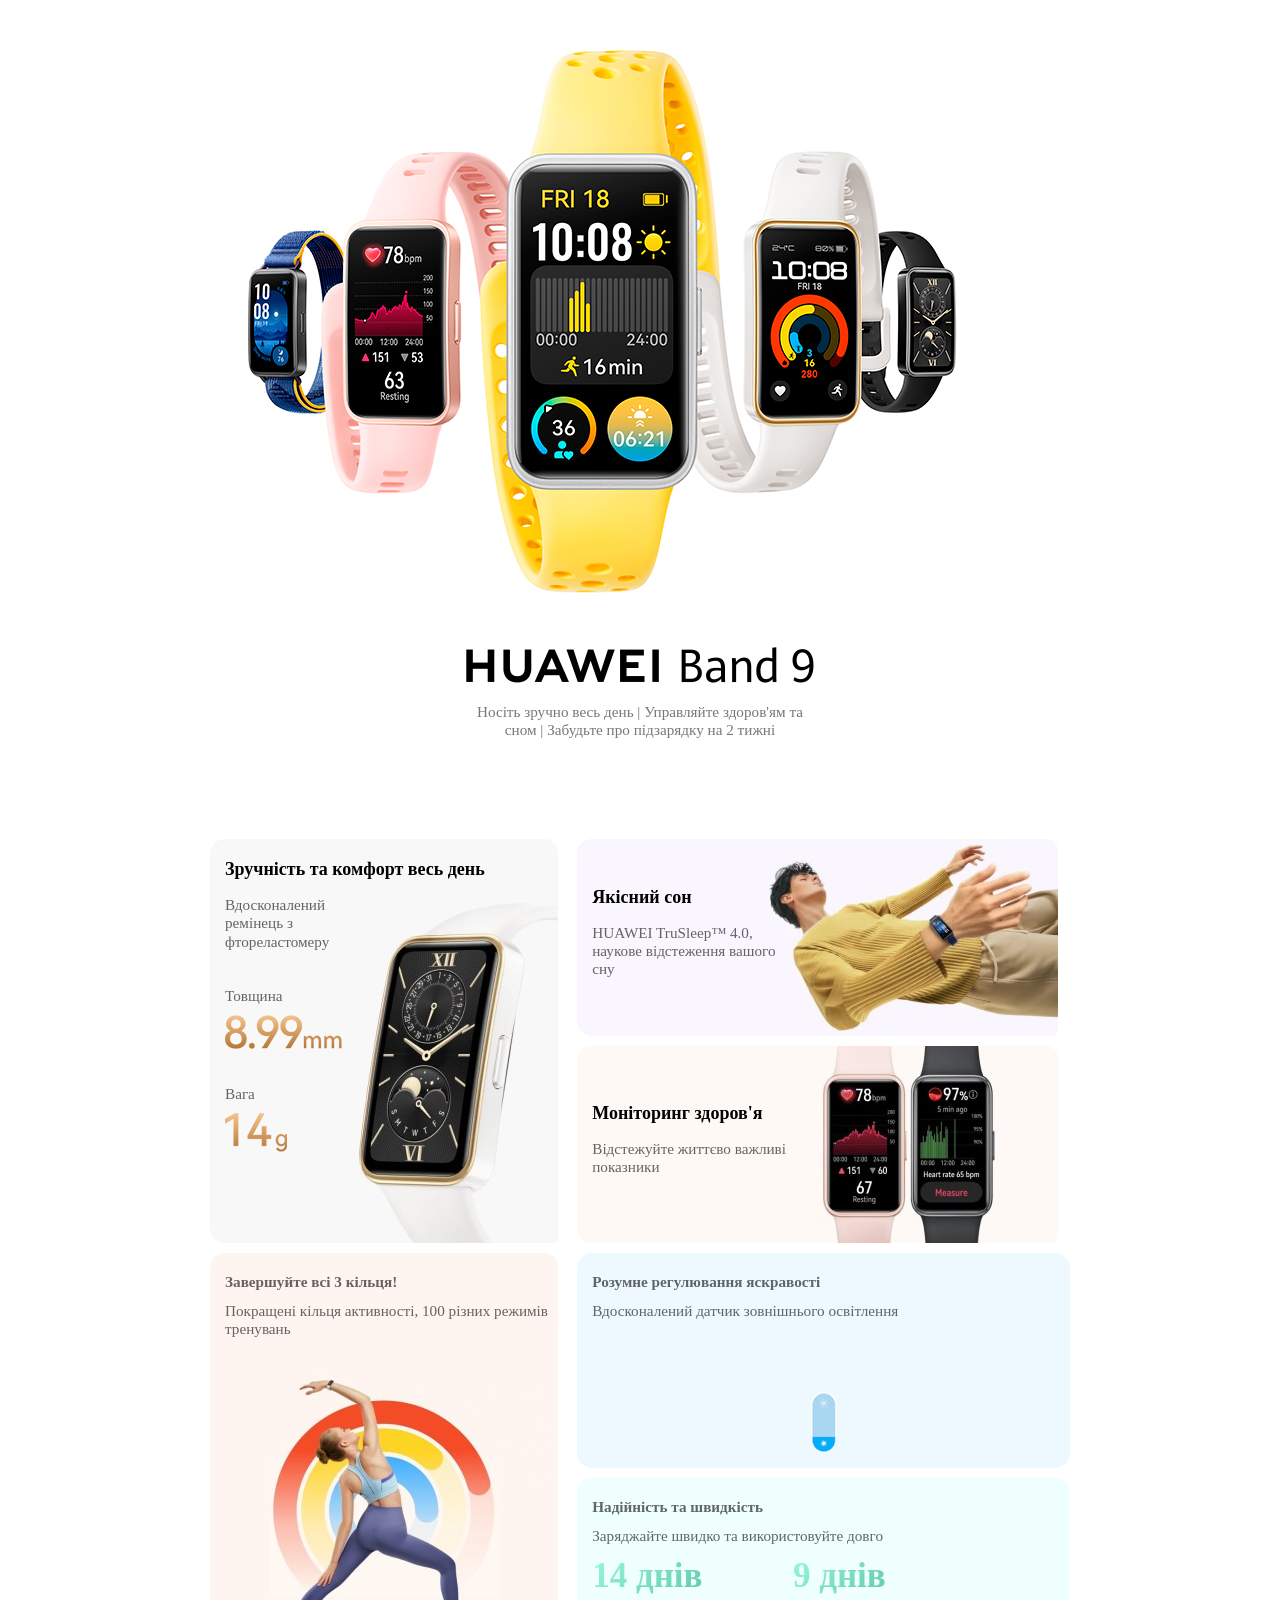
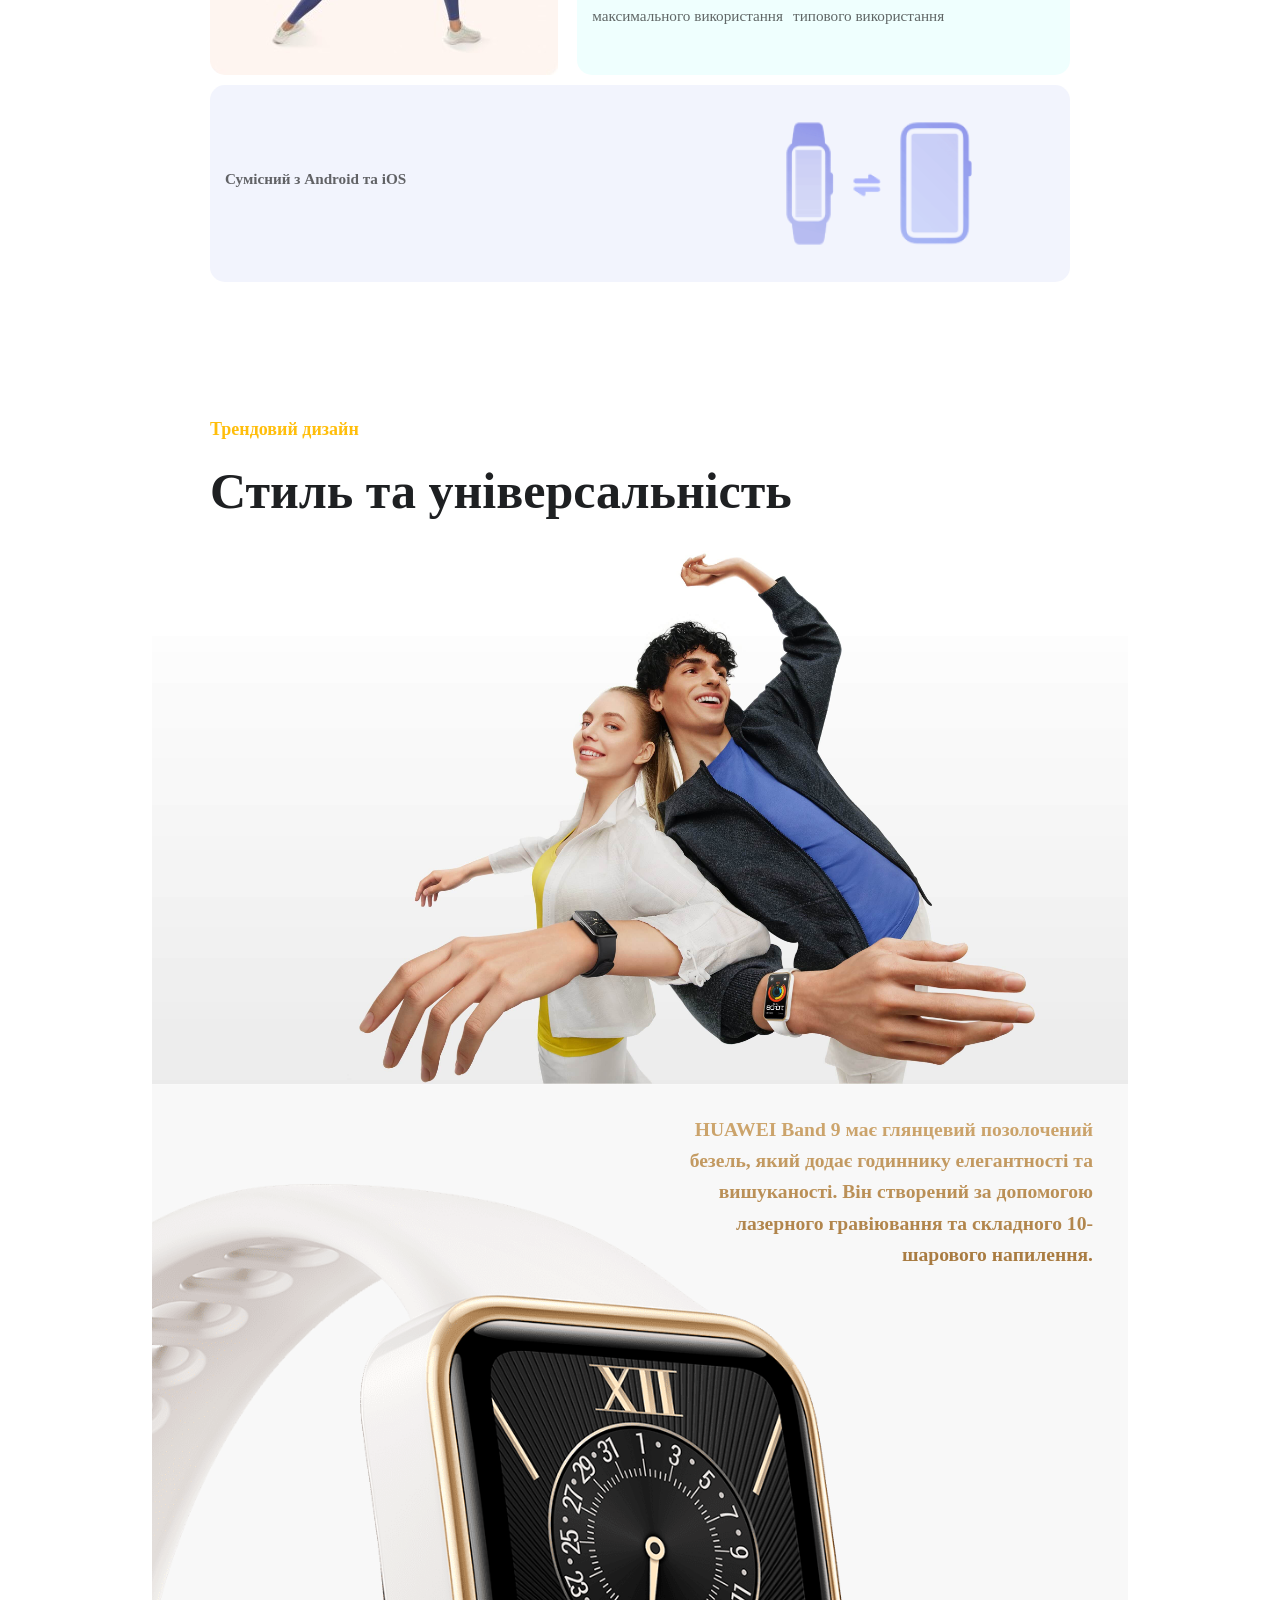
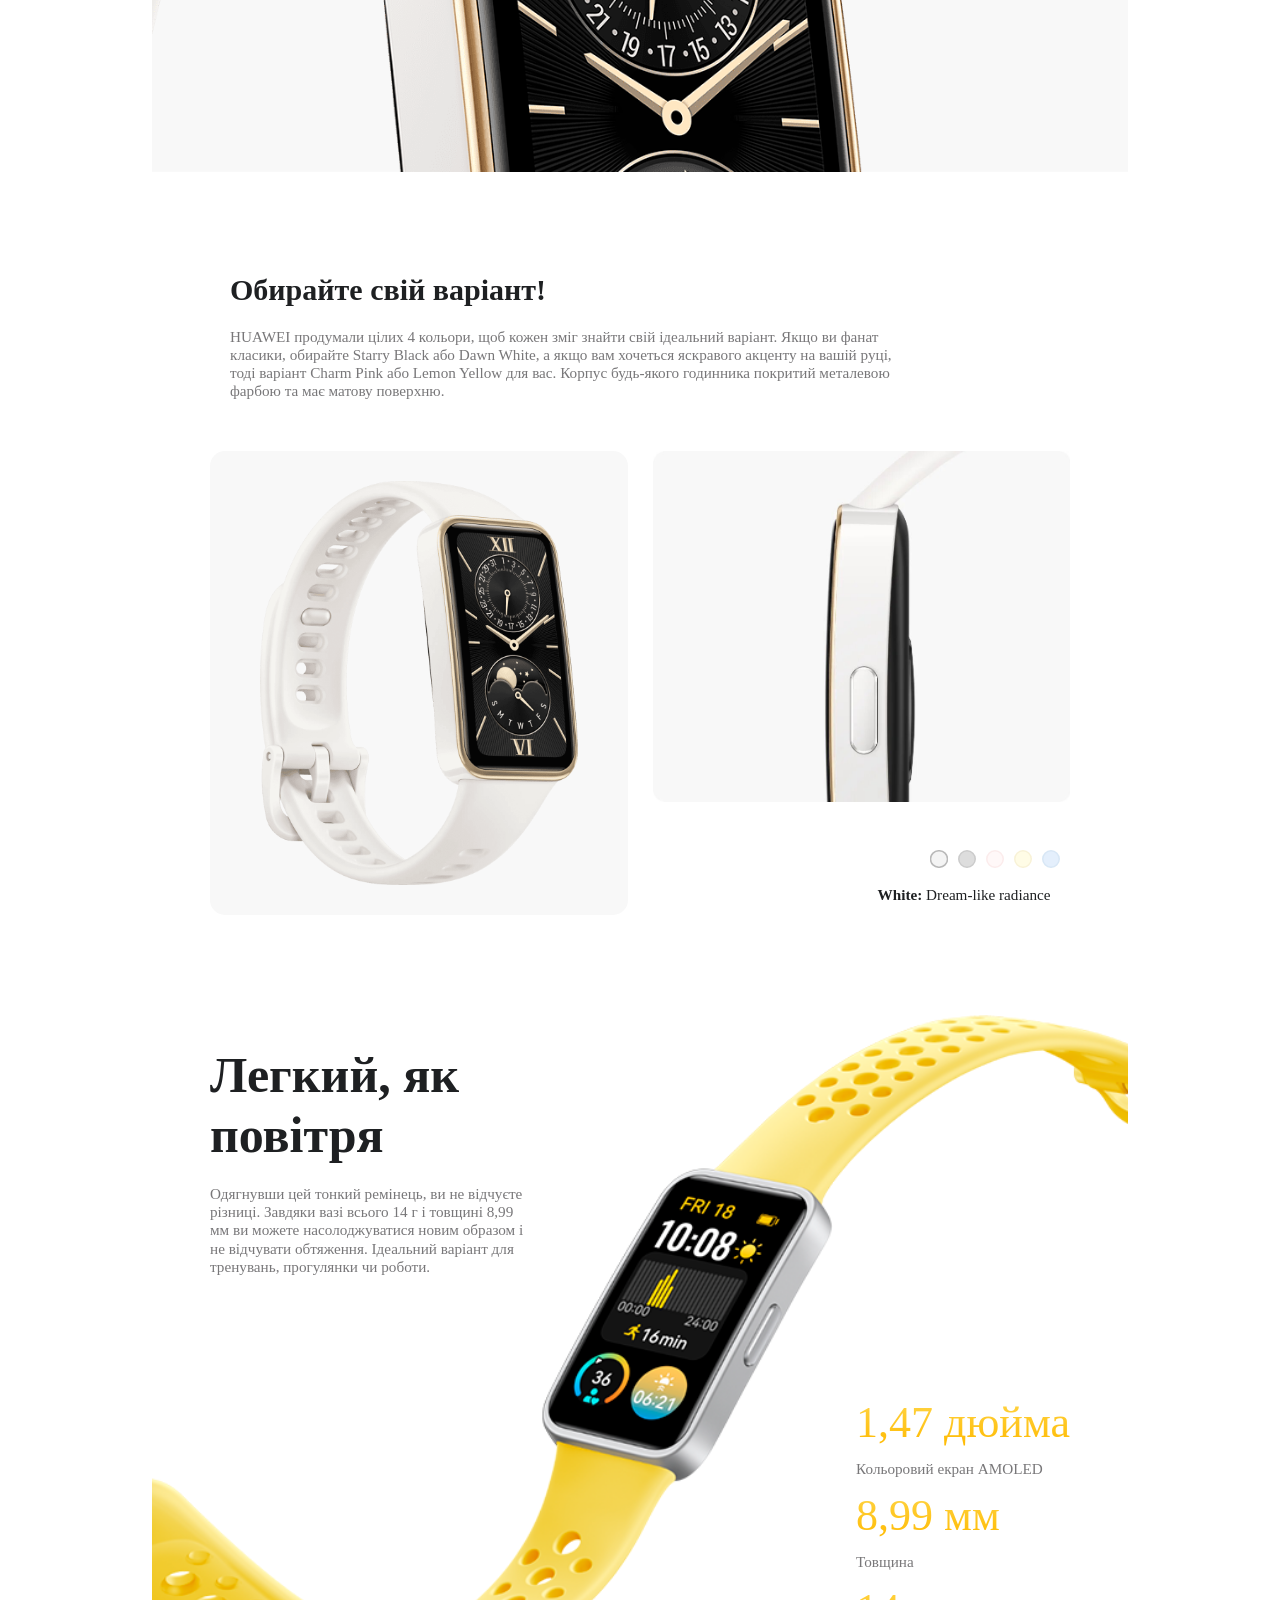
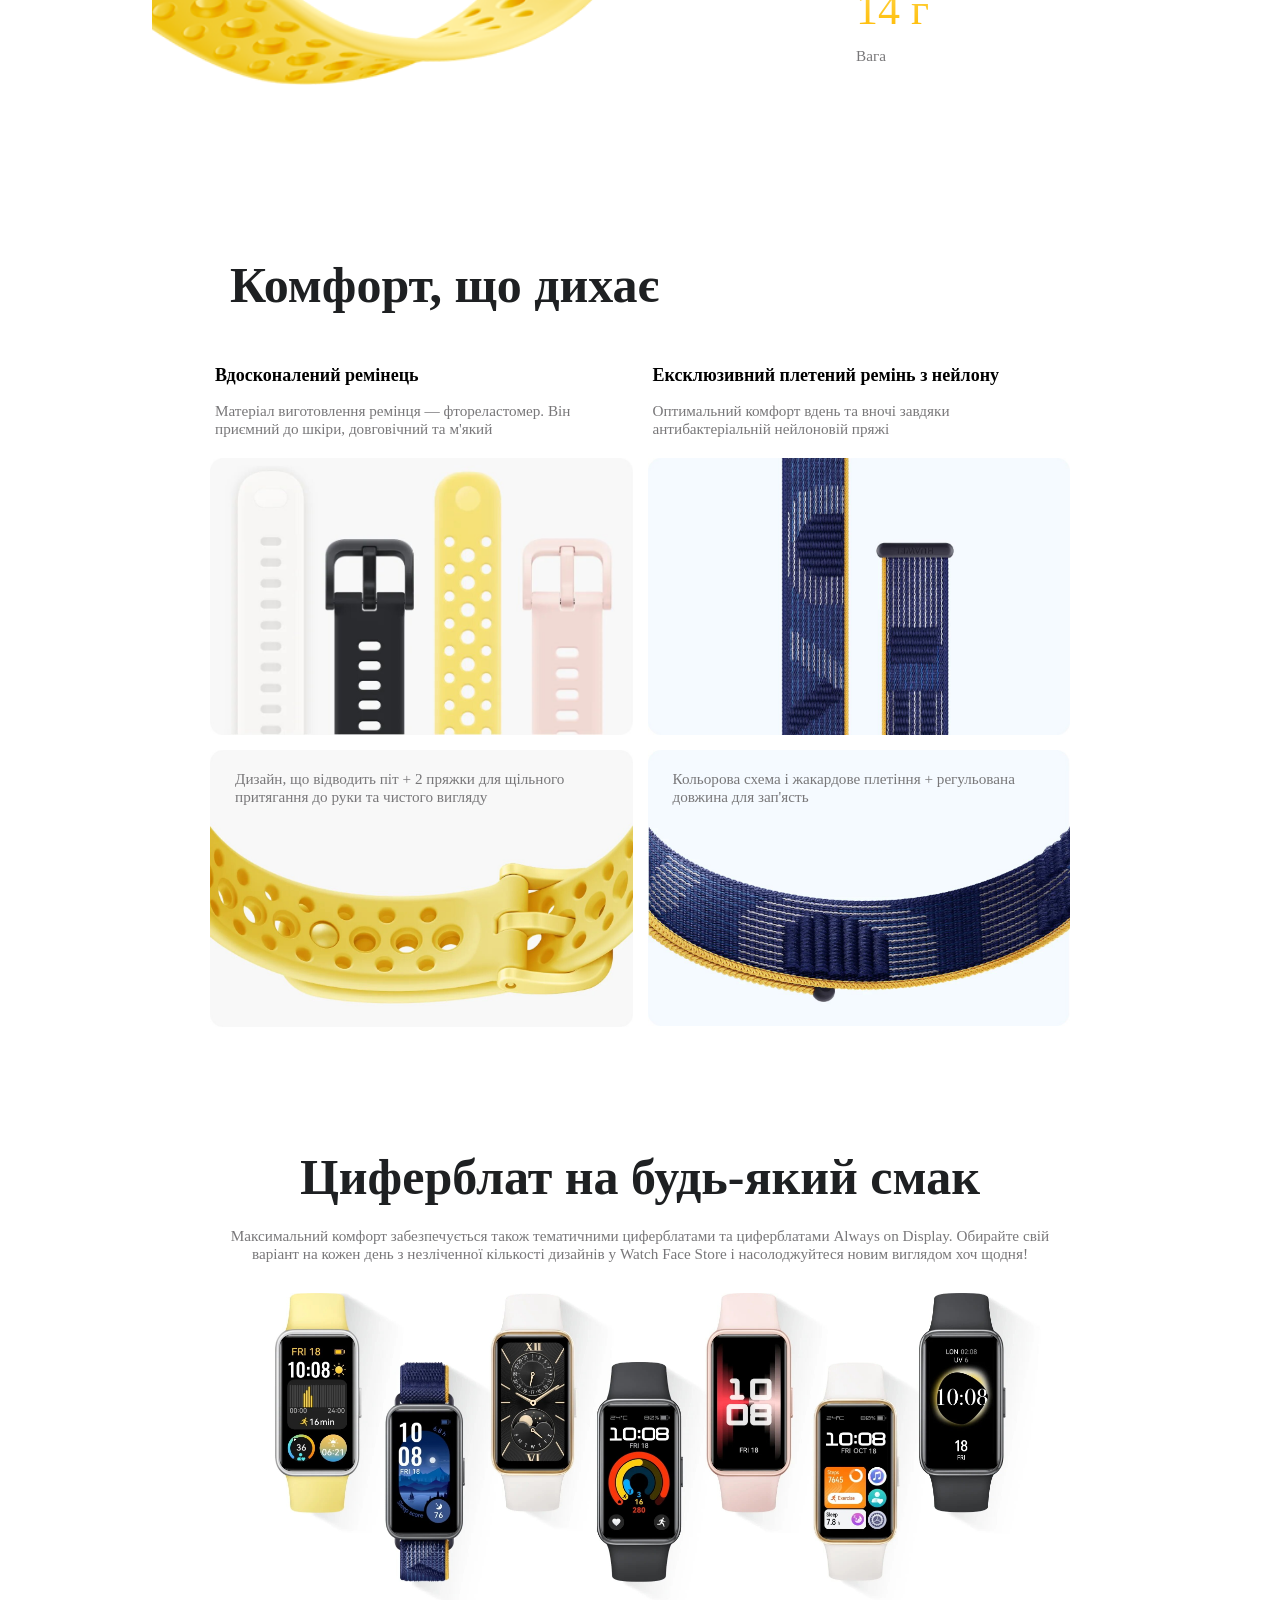
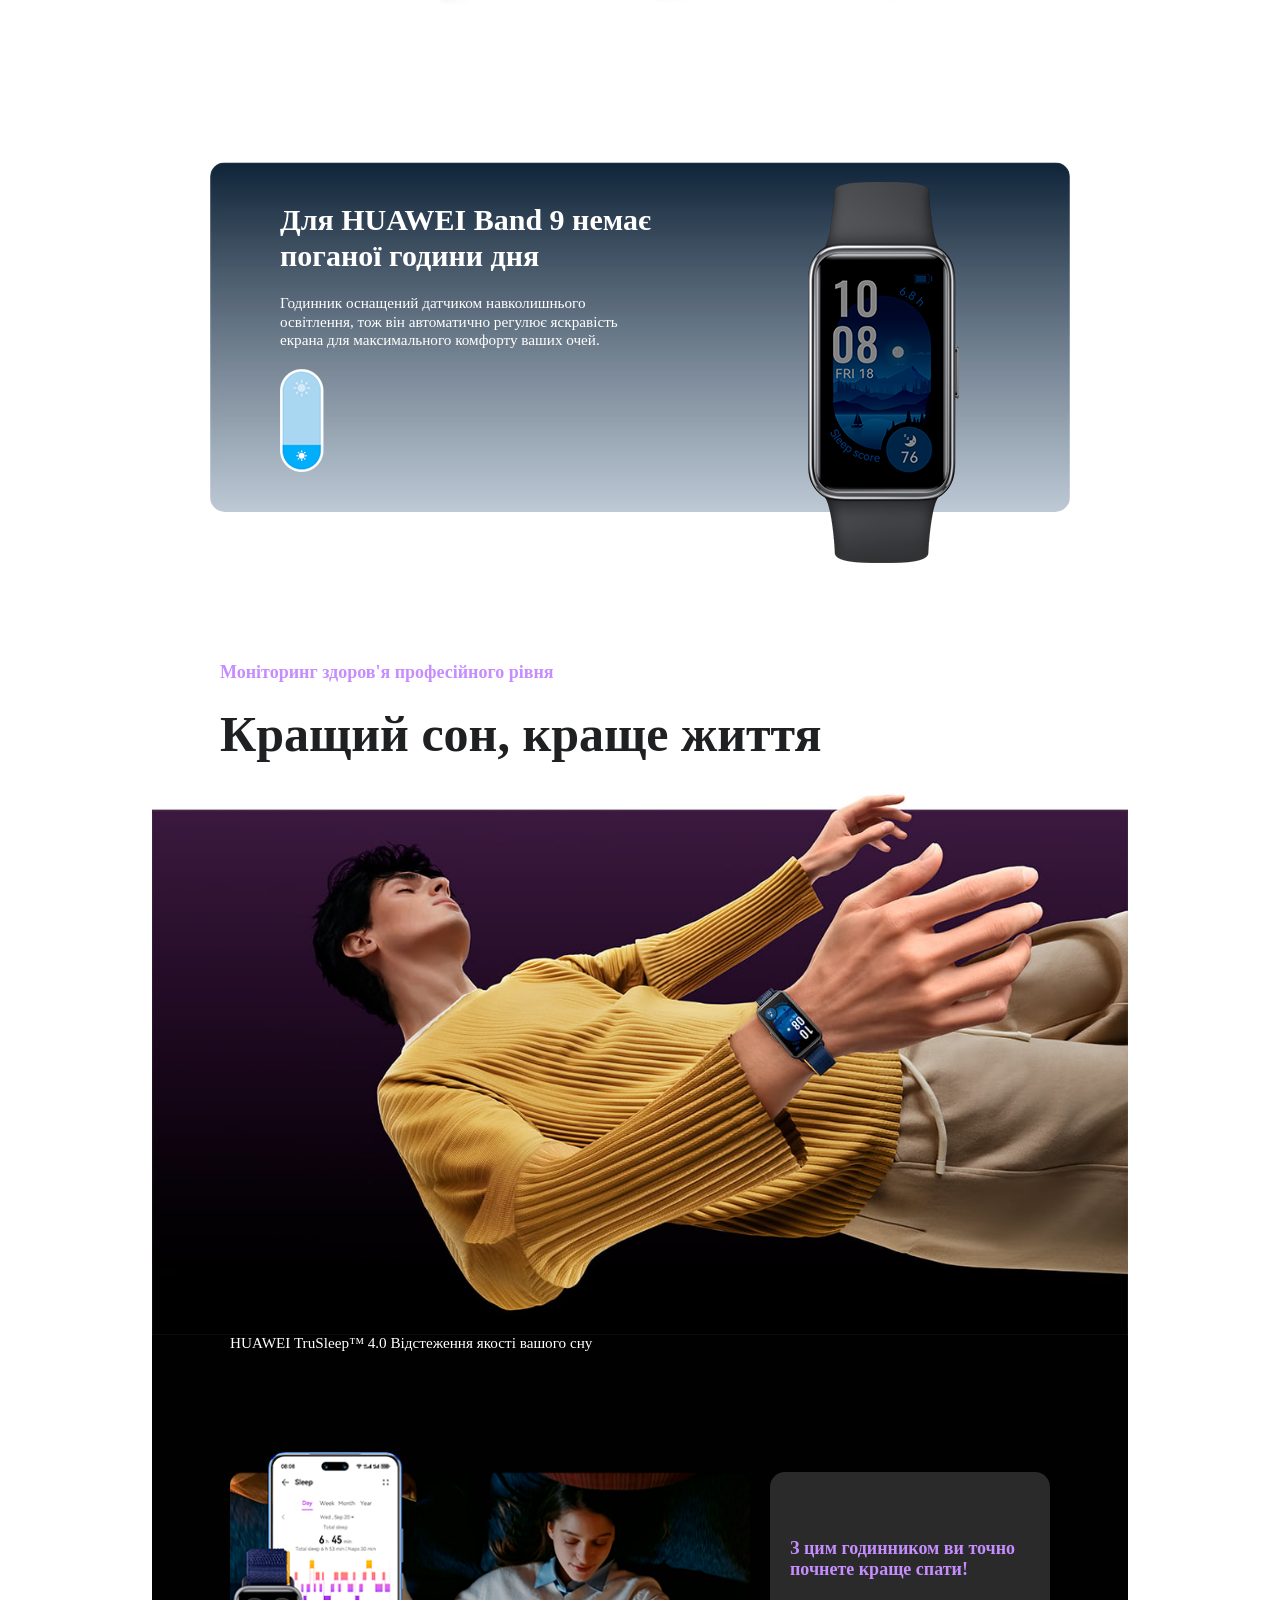
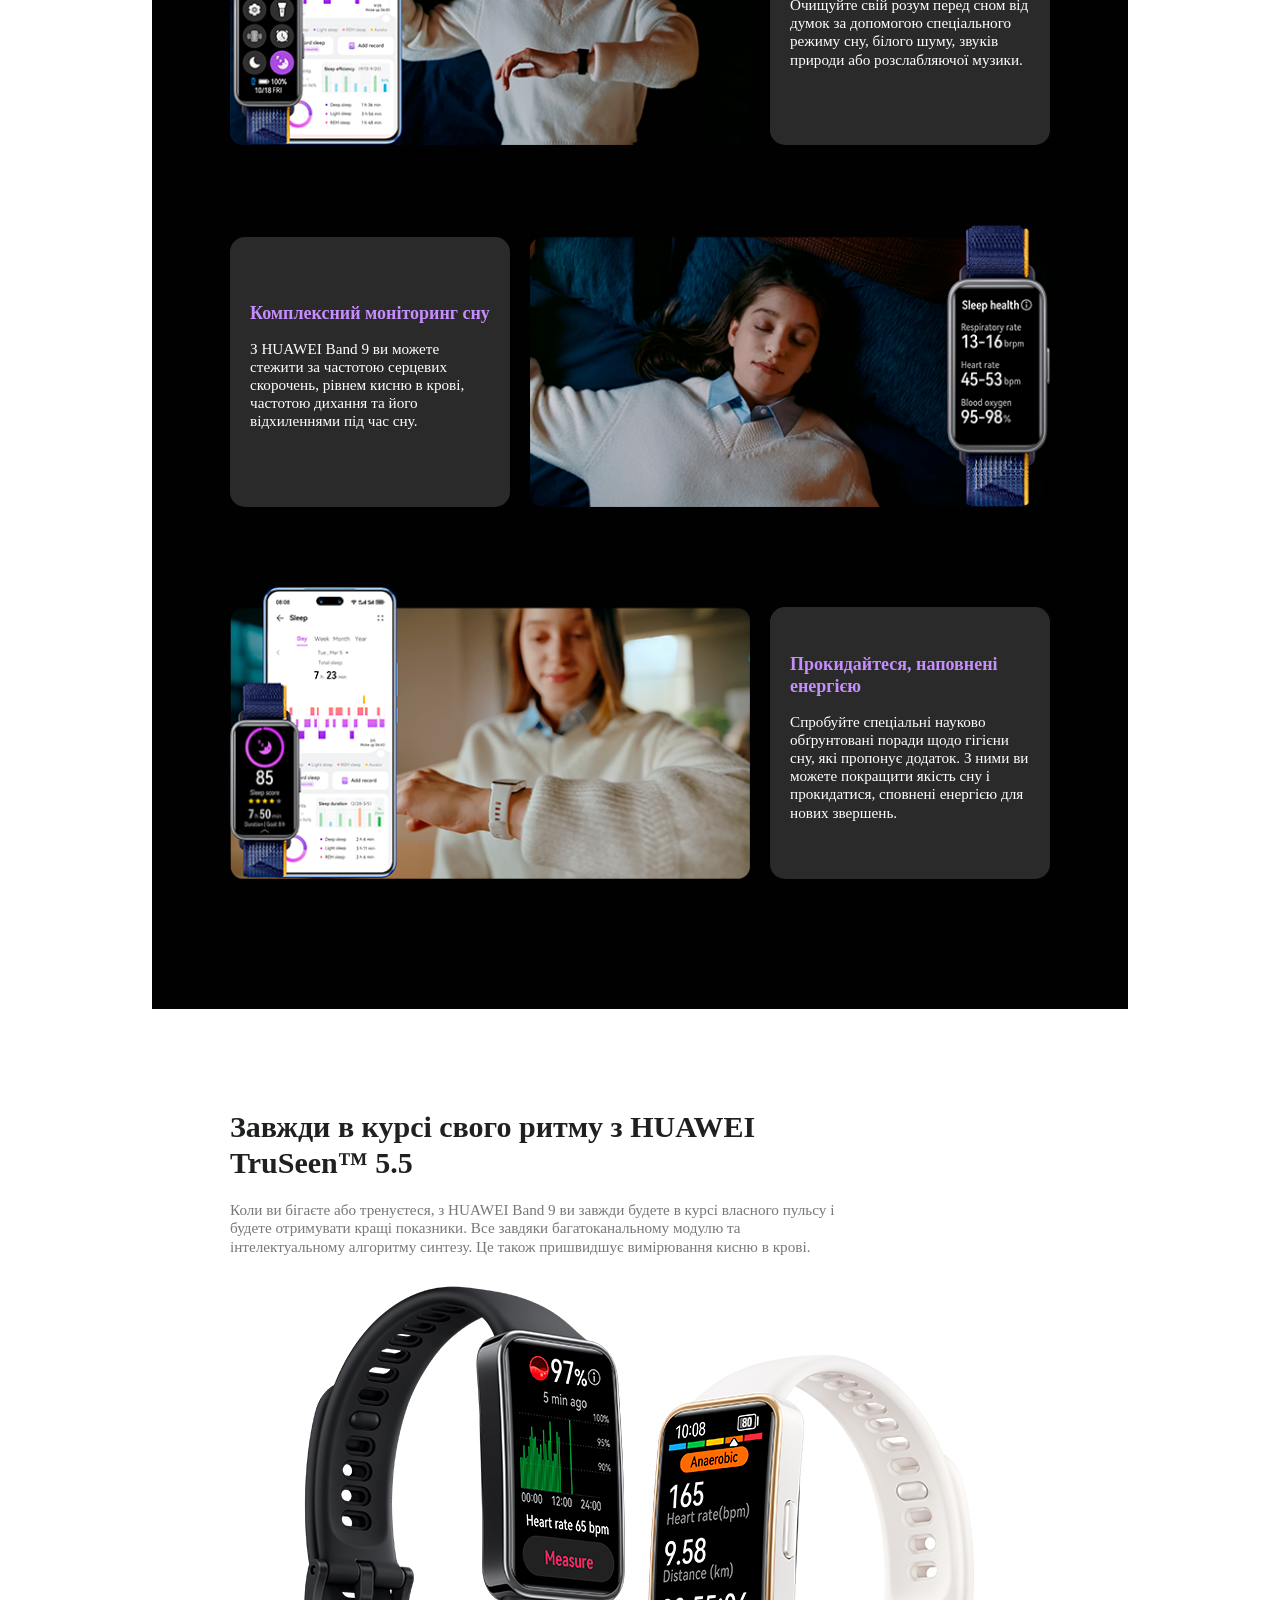
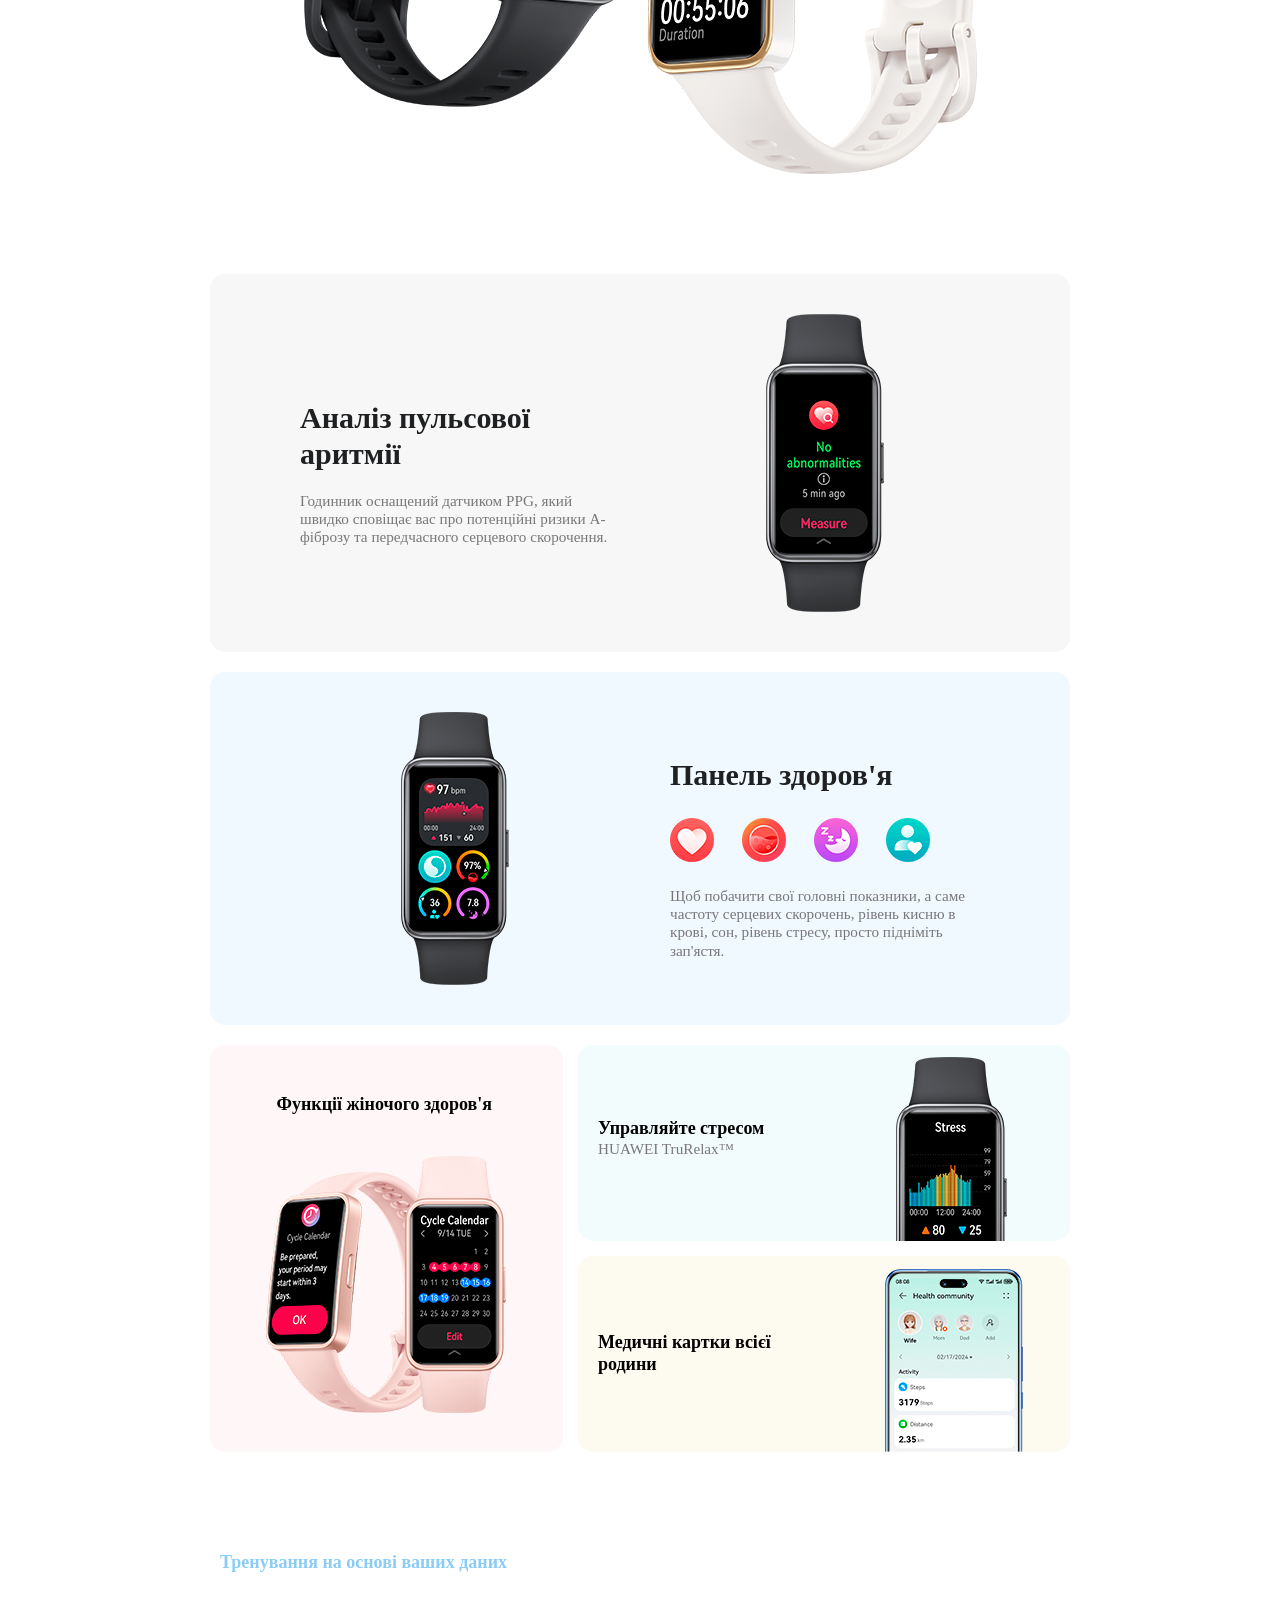
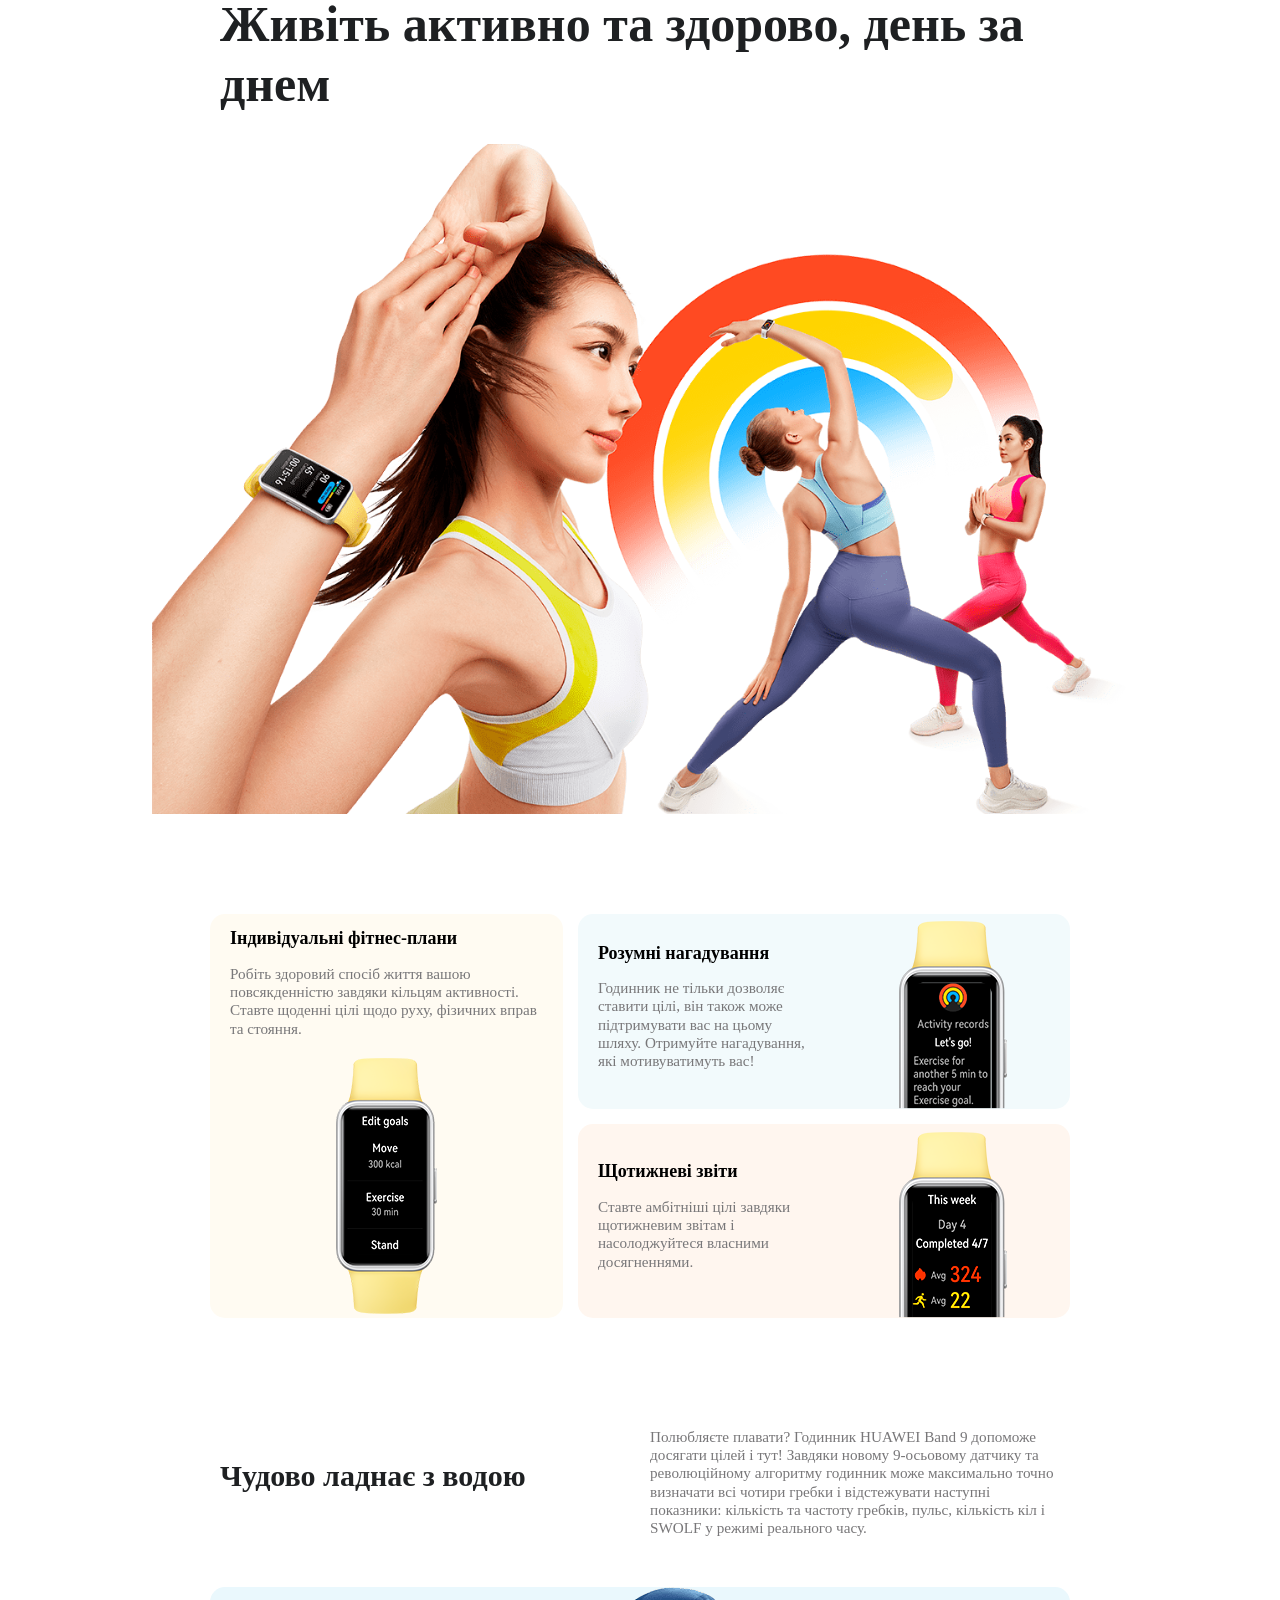
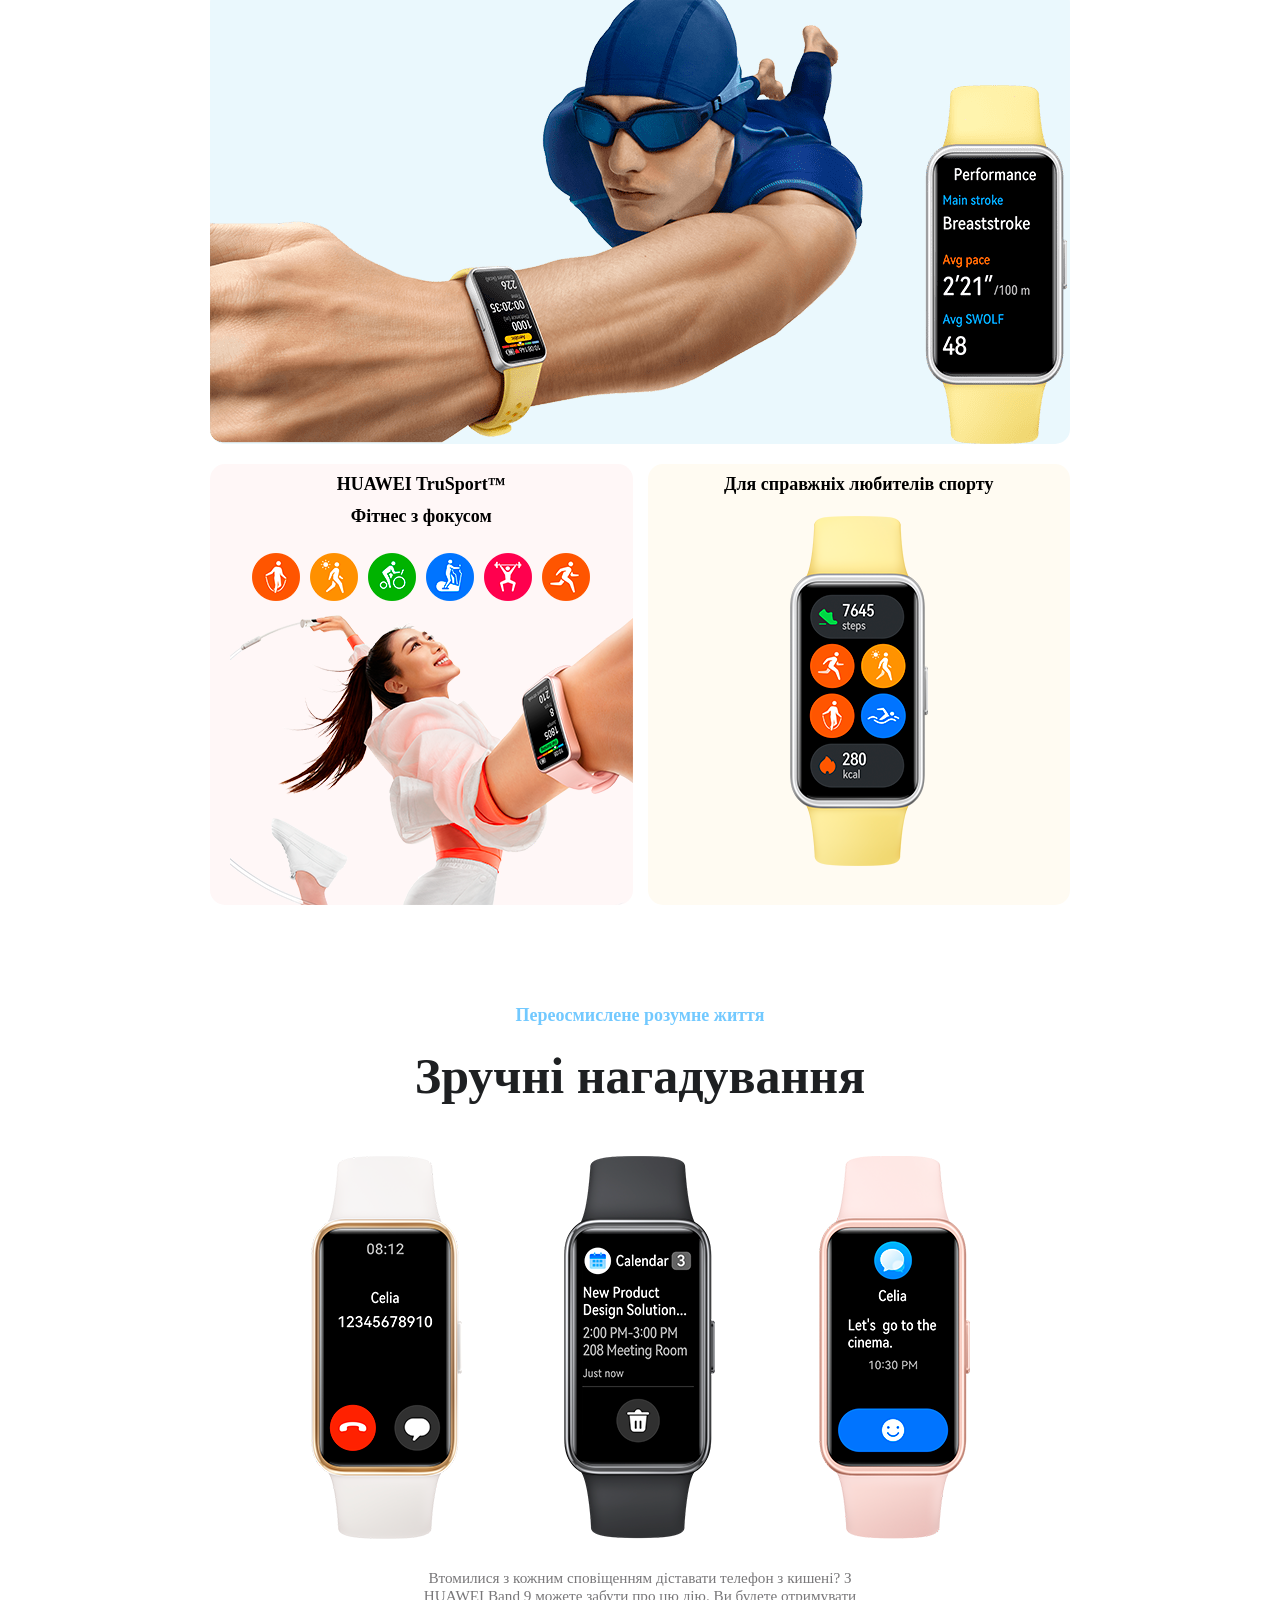
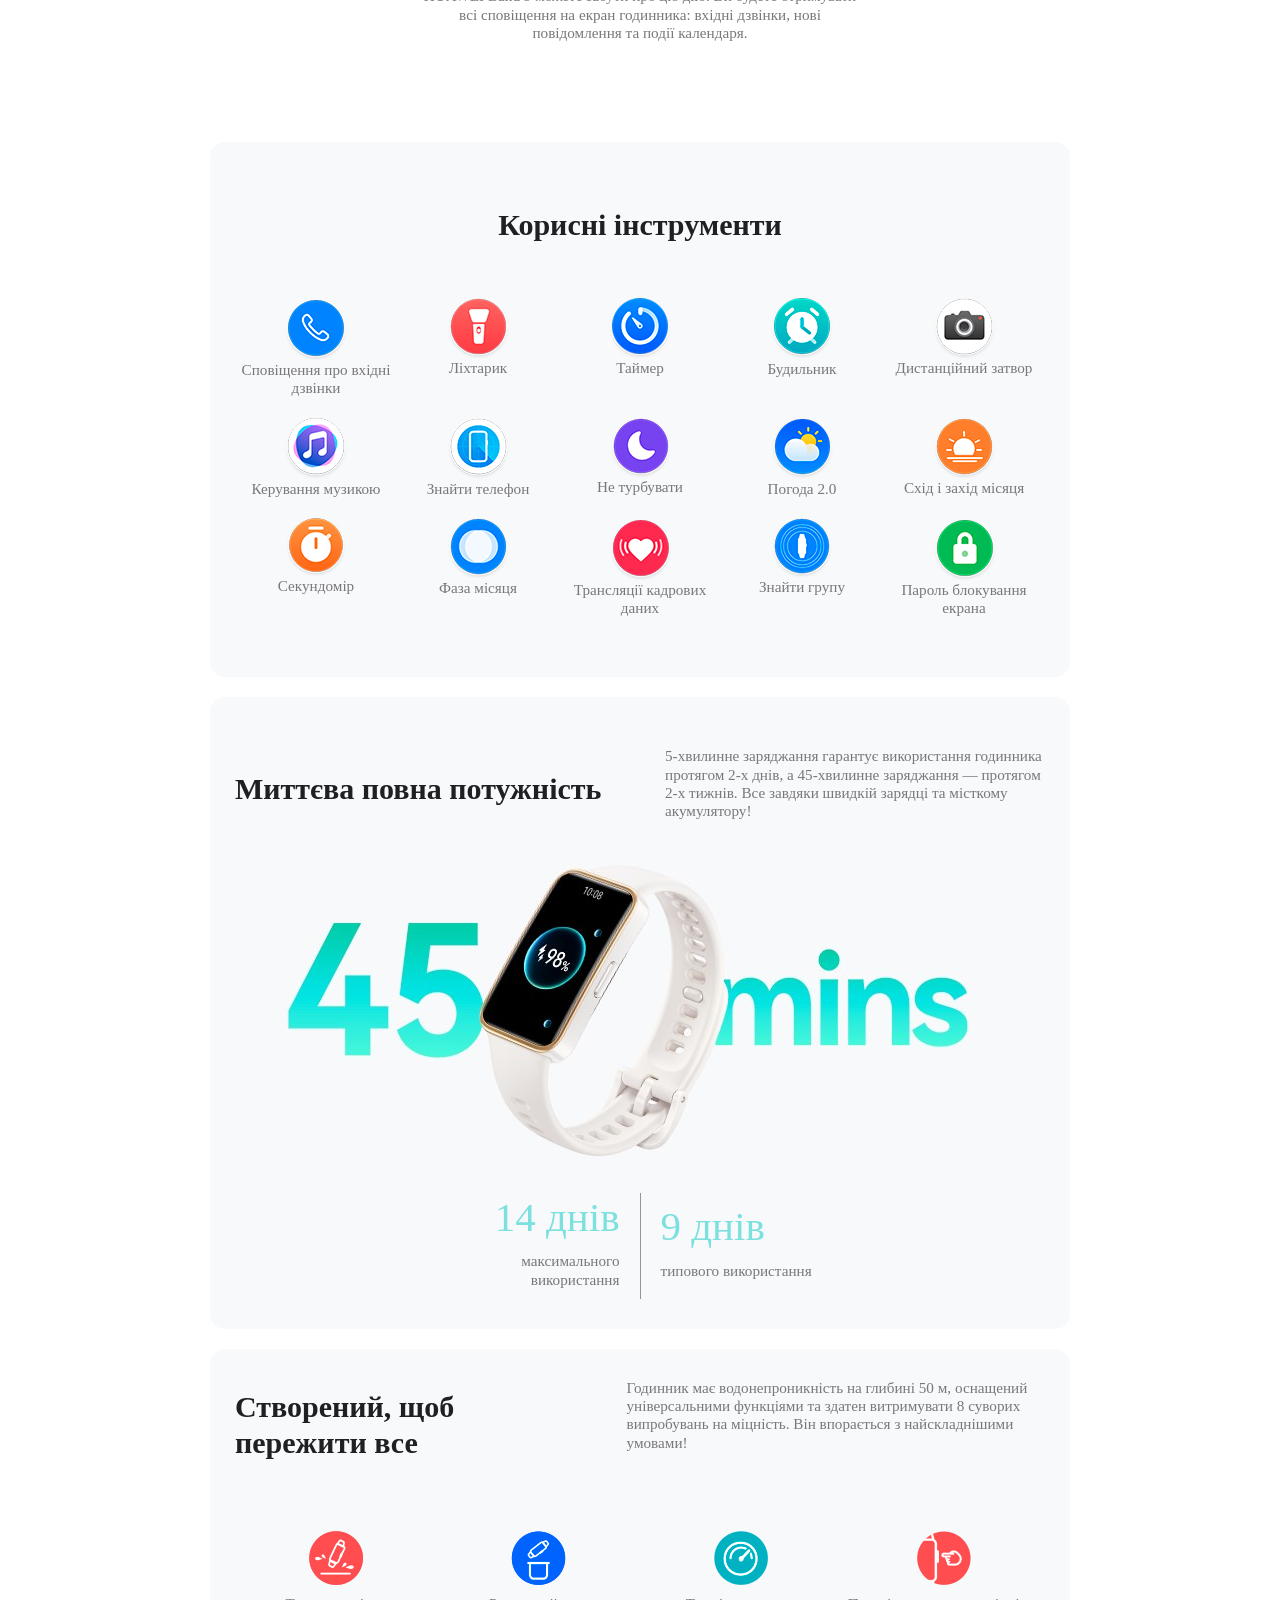
<file: index.html>
<!DOCTYPE html>
<html lang="ua">
  <head>
    <meta charset="UTF-8" />
    <meta http-equiv="X-UA-Compatible" content="IE=edge" />
    <meta name="viewport" content="width=device-width, initial-scale=1.0" />
    <title>Document</title>
    <link
      rel="stylesheet"
      href="https://cdn.jsdelivr.net/npm/swiper@9/swiper-bundle.min.css"
    />
    <link rel="stylesheet" href="./css/style.css" />
    <link rel="stylesheet" href="./css/style.sass" />
  </head>

  <body>
    <div id="huaweiBand9">
      <div class="huaweiBand9__container">
        <div class="huaweiBand9__box huaweiband9-top">
          <div class="huaweiband9-container">
            <div class="huaweiband9-top__inner">
              <div class="huaweiband9-top__image">
                <img src="./img/img01.jpg" alt="" />
              </div>
              <div class="huaweiband9-top__header">
                <img src="./img/logo.png" alt="" />
                <p>
                  Носіть зручно весь день | Управляйте здоров'ям та сном |
                  Забудьте про підзарядку на 2 тижні
                </p>
              </div>
            </div>
          </div>
        </div>
        <div class="column-huaweiBand9 huaweiband9-mainCol">
          <div class="column-huaweiBand9__row huaweiband9-mainCol__row">
            <div class="column-huaweiBand9__item huaweiband9-mainCol__item">
              <div
                class="column-huaweiBand9__text huaweiband9-mainCol__text huaweiband9-mainCol__text_01"
              >
                <h4>Зручність та комфорт весь день</h4>
                <p>Вдосконалений ремінець з фтореластомеру</p>
                <p>Товщина</p>
                <img src="./img/img02_11.png" alt="" />
                <p>Вага</p>
                <img src="./img/img02_12.png" alt="" />
              </div>
            </div>
            <div class="column-huaweiBand9__item huaweiband9-mainCol__item">
              <div
                class="column-huaweiBand9__text huaweiband9-mainCol__text huaweiband9-mainCol__text_02"
              >
                <h4>Якісний сон</h4>
                <p>HUAWEI TruSleep™ 4.0, наукове відстеження вашого сну</p>
              </div>
            </div>
            <div class="column-huaweiBand9__item huaweiband9-mainCol__item">
              <div
                class="column-huaweiBand9__text huaweiband9-mainCol__text huaweiband9-mainCol__text_03"
              >
                <h4>Моніторинг здоров'я</h4>
                <p>Відстежуйте життєво важливі показники</p>
              </div>
            </div>
            <div class="column-huaweiBand9__item huaweiband9-mainCol__item">
              <div
                class="column-huaweiBand9__text huaweiband9-mainCol__text huaweiband9-mainCol__text_04"
              >
                <p><b>Завершуйте всі 3 кільця!</b></p>
                <p>Покращені кільця активності, 100 різних режимів тренувань</p>
              </div>
            </div>
            <div class="column-huaweiBand9__item huaweiband9-mainCol__item">
              <div class="column-huaweiBand9__image huaweiband9-mainCol__image">
                <img src="./img/img02_5.png" alt="" />
              </div>
              <div
                class="column-huaweiBand9__text huaweiband9-mainCol__text huaweiband9-mainCol__text_05"
              >
                <p><b>Розумне регулювання яскравості</b></p>
                <p>Вдосконалений датчик зовнішнього освітлення</p>
              </div>
            </div>
            <div class="column-huaweiBand9__item huaweiband9-mainCol__item">
              <div
                class="column-huaweiBand9__text huaweiband9-mainCol__text huaweiband9-mainCol__text_06"
              >
                <p><b>Надійність та швидкість</b></p>
                <p>Заряджайте швидко та використовуйте довго</p>
                <div class="huaweiband9-mainCol__text-items">
                  <div class="huaweiband9-mainCol__text-item">
                    <p><span>14 днів</span></p>
                    <p>максимального використання</p>
                  </div>
                  <div class="huaweiband9-mainCol__text-item">
                    <p><span>9 днів</span></p>
                    <p>типового використання</p>
                  </div>
                </div>
              </div>
            </div>
            <div class="column-huaweiBand9__item huaweiband9-mainCol__item">
              <div
                class="column-huaweiBand9__text huaweiband9-mainCol__text huaweiband9-mainCol__text_07"
              >
                <p><b>Сумісний з Android та iOS</b></p>
              </div>
            </div>
          </div>
        </div>
        <div class="huaweiBand9__banner huaweiband9Fashion-banner">
          <div class="huaweiband9Fashion-banner__inner">
            <div class="huaweiband9Fashion-banner__text">
              <h4>Трендовий дизайн</h4>
              <h2>Стиль та універсальність</h2>
            </div>
            <div class="huaweiband9Fashion-banner__img">
              <img src="./img/img03.jpg" alt="" />
            </div>
          </div>
        </div>
        <div class="huaweiBand9__banner huaweiband9Bezel-banner">
          <div class="huaweiband9Bezel-banner__bg">
            <div class="huaweiband9Bezel-banner__inner">
              <div class="huaweiband9Bezel-banner__text">
                <p>
                  <span
                    >HUAWEI Band 9 має глянцевий позолочений безель, який додає
                    годиннику елегантності та вишуканості. Він створений за
                    допомогою лазерного гравіювання та складного 10-шарового
                    напилення.</span
                  >
                </p>
              </div>
              <div class="huaweiband9Bezel-banner__img">
                <img src="./img/img04.png" alt="" />
              </div>
            </div>
          </div>
        </div>
        <div class="huaweiBand9__slider huaweiband9-slider slider-huaweiBand9">
          <div class="huaweiband9-slider__inner">
            <div class="huaweiband9-slider__title slider-huaweiBand9__title">
              <h3>Обирайте свій варіант!</h3>
              <p>
                HUAWEI продумали цілих 4 кольори, щоб кожен зміг знайти свій
                ідеальний варіант. Якщо ви фанат класики, обирайте Starry Black
                або Dawn White, а якщо вам хочеться яскравого акценту на вашій
                руці, тоді варіант Charm Pink або Lemon Yellow для вас. Корпус
                будь-якого годинника покритий металевою фарбою та має матову
                поверхню.
              </p>
            </div>
            <div class="huaweiband9-slider__carousel">
              <div class="huaweiband9-slider__items">
                <div class="left-huaweiband9-slider__slider swiper">
                  <div class="left-huaweiband9-slider__wrapper swiper-wrapper">
                    <div class="left-huaweiband9-slider__slide swiper-slide">
                      <div
                        class="left-huaweiband9-slider__image left-huaweiband9-slider__image_01"
                      >
                        <img src="./img/img05_11.png" alt="" />
                      </div>
                    </div>
                    <div class="left-huaweiband9-slider__slide swiper-slide">
                      <div class="left-huaweiband9-slider__image">
                        <img src="./img/img05_21.jpg" alt="" />
                      </div>
                    </div>
                    <div class="left-huaweiband9-slider__slide swiper-slide">
                      <div class="left-huaweiband9-slider__image">
                        <img src="./img/img05_31.jpg" alt="" />
                      </div>
                    </div>
                    <div class="left-huaweiband9-slider__slide swiper-slide">
                      <div class="left-huaweiband9-slider__image">
                        <img src="./img/img05_41.jpg" alt="" />
                      </div>
                    </div>
                    <div class="left-huaweiband9-slider__slide swiper-slide">
                      <div class="left-huaweiband9-slider__image">
                        <img src="./img/img05_51.jpg" alt="" />
                      </div>
                    </div>
                  </div>
                </div>
              </div>
              <div class="huaweiband9-slider__items">
                <div class="right-huaweiband9-slider__slider swiper">
                  <div class="right-huaweiband9-slider__wrapper swiper-wrapper">
                    <div class="right-huaweiband9-slider__slide swiper-slide">
                      <div class="right-huaweiband9-slider__image">
                        <img src="./img/img05_12.jpg" alt="" />
                      </div>
                      <div class="right-huaweiband9-slider__text">
                        <p><b>White: </b>Dream-like radiance</p>
                      </div>
                    </div>
                    <div class="right-huaweiband9-slider__slide swiper-slide">
                      <div class="right-huaweiband9-slider__image">
                        <img src="./img/img05_22.jpg" alt="" />
                      </div>
                      <div class="right-huaweiband9-slider__text">
                        <p><b>Starry Black: </b>Understated elegance</p>
                      </div>
                    </div>
                    <div class="right-huaweiband9-slider__slide swiper-slide">
                      <div class="right-huaweiband9-slider__image">
                        <img src="./img/img05_32.jpg" alt="" />
                      </div>
                      <div class="right-huaweiband9-slider__text">
                        <p><b>Charm Pink: </b>Utterly romantic</p>
                      </div>
                    </div>
                    <div class="right-huaweiband9-slider__slide swiper-slide">
                      <div class="right-huaweiband9-slider__image">
                        <img src="./img/img05_42.jpg" alt="" />
                      </div>
                      <div class="right-huaweiband9-slider__text">
                        <p><b>Lemon Yellow: </b>Heart-warming tones</p>
                      </div>
                    </div>
                    <div class="right-huaweiband9-slider__slide swiper-slide">
                      <div class="right-huaweiband9-slider__image">
                        <img src="./img/img05_52.jpg" alt="" />
                      </div>
                      <div class="right-huaweiband9-slider__text">
                        <p><b>Blue: </b>Tranquility in its essence</p>
                      </div>
                    </div>
                  </div>
                  <div
                    class="right-huaweiband9-slider-pagination swiper-pagination"
                  ></div>
                </div>
              </div>
            </div>
          </div>
        </div>
        <div class="huaweiBand9__banner huaweiband9Light-banner">
          <div class="huaweiband9Light-banner__bg">
            <div class="huaweiband9Light-banner__inner">
              <div
                class="huaweiband9Light-banner__text huaweiband9Light-banner__text_left"
              >
                <h2>Легкий, як повітря</h2>
                <p>
                  Одягнувши цей тонкий ремінець, ви не відчуєте різниці. Завдяки
                  вазі всього 14 г і товщині 8,99 мм ви можете насолоджуватися
                  новим образом і не відчувати обтяження. Ідеальний варіант для
                  тренувань, прогулянки чи роботи.
                </p>
              </div>
              <div
                class="huaweiband9Light-banner__text huaweiband9Light-banner__text_right"
              >
                <div class="huaweiband9Light-banner__text-item">
                  <p><span>1,47 дюйма</span></p>
                  <p>Кольоровий екран AMOLED</p>
                </div>
                <div class="huaweiband9Light-banner__text-item">
                  <p><span>8,99 мм</span></p>
                  <p>Товщина</p>
                </div>
                <div class="huaweiband9Light-banner__text-item">
                  <p><span>14 г</span></p>
                  <p>Вага</p>
                </div>
              </div>
            </div>
          </div>
        </div>
        <div class="huaweiBand9-col huaweiband9-strap">
          <div class="huaweiband9-container huaweiband9-strap__inner">
            <div class="huaweiband9-strap__title">
              <h2>Комфорт, що дихає</h2>
            </div>
            <div class="huaweiband9-strap__row">
              <div class="huaweiband9-strap__item">
                <div
                  class="huaweiband9-strap__text huaweiband9-strap__text_top"
                >
                  <h4>Вдосконалений ремінець</h4>
                  <p>
                    Матеріал виготовлення ремінця — фтореластомер. Він приємний
                    до шкіри, довговічний та м'який
                  </p>
                </div>
                <div
                  class="huaweiband9-strap__image huaweiband9-strap__image_01"
                >
                  <img src="./img/img07_1.jpg" alt="" />
                </div>
              </div>
              <div class="huaweiband9-strap__item">
                <div
                  class="huaweiband9-strap__text huaweiband9-strap__text_top"
                >
                  <h4>Ексклюзивний плетений ремінь з нейлону</h4>
                  <p>
                    Оптимальний комфорт вдень та вночі завдяки антибактеріальній
                    нейлоновій пряжі
                  </p>
                </div>
                <div
                  class="huaweiband9-strap__image huaweiband9-strap__image_02"
                >
                  <img src="./img/img07_2.jpg" alt="" />
                </div>
              </div>
              <div class="huaweiband9-strap__item">
                <div
                  class="huaweiband9-strap__text huaweiband9-strap__text_bott"
                >
                  <p>
                    Дизайн, що відводить піт + 2 пряжки для щільного притягання
                    до руки та чистого вигляду
                  </p>
                </div>
                <div
                  class="huaweiband9-strap__image huaweiband9-strap__image_03"
                >
                  <img src="./img/img07_3.jpg" alt="" />
                </div>
              </div>
              <div class="huaweiband9-strap__item">
                <div
                  class="huaweiband9-strap__text huaweiband9-strap__text_bott"
                >
                  <p>
                    Кольорова схема і жакардове плетіння + регульована довжина
                    для зап'ясть
                  </p>
                </div>
                <div
                  class="huaweiband9-strap__image huaweiband9-strap__image_04"
                >
                  <img src="./img/img07_4.jpg" alt="" />
                </div>
              </div>
            </div>
          </div>
        </div>
        <div class="huaweiBand9__box huaweiband9-display">
          <div class="huaweiband9-display__inner">
            <div class="huaweiband9-container">
              <div class="huaweiband9-display__text">
                <h2>Циферблат на будь-який смак</h2>
                <p>
                  Максимальний комфорт забезпечується також тематичними
                  циферблатами та циферблатами Always on Display. Обирайте свій
                  варіант на кожен день з незліченної кількості дизайнів у Watch
                  Face Store і насолоджуйтеся новим виглядом хоч щодня!
                </p>
              </div>
            </div>
            <div class="huaweiband9-display__image">
              <img src="./img/img08.jpg" alt="" />
            </div>
          </div>
        </div>
        <div class="huaweiBand9__banner huaweiband9Sensor-banner">
          <div class="huaweiband9-container">
            <div class="huaweiband9Sensor-banner__bg">
              <div class="huaweiband9Sensor-banner__inner">
                <div class="huaweiband9Sensor-banner__item">
                  <div class="huaweiband9Sensor-banner__text">
                    <h3>Для HUAWEI Band 9 немає поганої години дня</h3>
                    <p>
                      Годинник оснащений датчиком навколишнього освітлення, тож
                      він автоматично регулює яскравість екрана для
                      максимального комфорту ваших очей.
                    </p>
                  </div>
                  <div class="huaweiband9Sensor-banner__img">
                    <img src="./img/img09_1.png" alt="" />
                  </div>
                </div>
                <div class="huaweiband9Sensor-banner__image">
                  <img src="./img/img09_2.png" alt="" />
                </div>
              </div>
            </div>
          </div>
        </div>
        <div class="huaweiBand9__box huaweiband9-trueSleep">
          <div class="huaweiband9-trueSleep__inner">
            <div class="huaweiband9-container">
              <div class="huaweiband9-trueSleep__text">
                <h4>Моніторинг здоров'я професійного рівня</h4>
                <h2>Кращий сон, краще життя</h2>
              </div>
            </div>
            <div class="huaweiband9-trueSleep__image">
              <img src="./img/img10.jpg" alt="" />
            </div>
          </div>
        </div>
        <div class="huaweiBand9__row huaweiband9-row huaweiband9-sleepingMode">
          <div class="huaweiband9-sleepingMode__bg">
            <div class="huaweiband9-container">
              <div class="huaweiband9-sleepingMode__subtitle">
                <p>HUAWEI TruSleep™ 4.0 Відстеження якості вашого сну</p>
              </div>
              <div
                class="huaweiband9-row__inner huaweiband9-sleepingMode__inner"
              >
                <div
                  class="huaweiband9-row__image huaweiband9-sleepingMode__image"
                >
                  <img src="./img/img11_1.png" alt="" />
                </div>
                <div
                  class="huaweiband9-row__item huaweiband9-sleepingMode__item"
                >
                  <div
                    class="huaweiband9-row__text huaweiband9-sleepingMode__text"
                  >
                    <h4>З цим годинником ви точно почнете краще спати!</h4>
                    <p>
                      Очищуйте свій розум перед сном від думок за допомогою
                      спеціального режиму сну, білого шуму, звуків природи або
                      розслабляючої музики.
                    </p>
                  </div>
                </div>
              </div>
              <div
                class="huaweiband9-row__inner huaweiband9-row__inner_rev huaweiband9-sleepingMode__inner"
              >
                <div
                  class="huaweiband9-row__image huaweiband9-sleepingMode__image"
                >
                  <img src="./img/img11_2.png" alt="" />
                </div>
                <div
                  class="huaweiband9-row__item huaweiband9-sleepingMode__item huaweiband9-sleepingMode__item_02"
                >
                  <div
                    class="huaweiband9-row__text huaweiband9-sleepingMode__text"
                  >
                    <h4>Комплексний моніторинг сну</h4>
                    <p>
                      З HUAWEI Band 9 ви можете стежити за частотою серцевих
                      скорочень, рівнем кисню в крові, частотою дихання та його
                      відхиленнями під час сну.
                    </p>
                  </div>
                </div>
              </div>
              <div
                class="huaweiband9-row__inner huaweiband9-sleepingMode__inner"
              >
                <div
                  class="huaweiband9-row__image huaweiband9-sleepingMode__image huaweiband9-sleepingMode__image_03"
                >
                  <img src="./img/img11_3.png" alt="" />
                </div>
                <div
                  class="huaweiband9-row__item huaweiband9-sleepingMode__item"
                >
                  <div
                    class="huaweiband9-row__text huaweiband9-sleepingMode__text"
                  >
                    <h4>Прокидайтеся, наповнені енергією</h4>
                    <p>
                      Спробуйте спеціальні науково обґрунтовані поради щодо
                      гігієни сну, які пропонує додаток. З ними ви можете
                      покращити якість сну і прокидатися, сповнені енергією для
                      нових звершень.
                    </p>
                  </div>
                </div>
              </div>
            </div>
          </div>
        </div>
        <div class="huaweiBand9__box huaweiband9-trueSeen">
          <div class="huaweiband9-trueSeen__inner">
            <div class="huaweiband9-container">
              <div class="huaweiband9-trueSeen__text">
                <h3>Завжди в курсі свого ритму з HUAWEI TruSeen™ 5.5</h3>
                <p>
                  Коли ви бігаєте або тренуєтеся, з HUAWEI Band 9 ви завжди
                  будете в курсі власного пульсу і будете отримувати кращі
                  показники. Все завдяки багатоканальному модулю та
                  інтелектуальному алгоритму синтезу. Це також пришвидшує
                  вимірювання кисню в крові.
                </p>
              </div>
            </div>
            <div class="huaweiband9-trueSeen__image">
              <img src="./img/img12.jpg" alt="" />
            </div>
          </div>
        </div>
        <div class="huaweiBand9__row huaweiband9-row huaweiband9-healthyMode">
          <div class="huaweiband9-container">
            <div
              class="huaweiband9-row__inner huaweiband9-row__inner_rev huaweiband9-healthyMode__inner"
            >
              <div
                class="huaweiband9-row__image huaweiband9-healthyMode__image"
              >
                <img src="./img/img13_1.png" alt="" />
              </div>
              <div class="huaweiband9-row__item huaweiband9-healthyMode__item">
                <div
                  class="huaweiband9-row__text huaweiband9-healthyMode__text"
                >
                  <h3>Аналіз пульсової аритмії</h3>
                  <p>
                    Годинник оснащений датчиком PPG, який швидко сповіщає вас
                    про потенційні ризики A-фіброзу та передчасного серцевого
                    скорочення.
                  </p>
                </div>
              </div>
            </div>
            <div class="huaweiband9-row__inner huaweiband9-healthyMode__inner">
              <div
                class="huaweiband9-row__image huaweiband9-healthyMode__image"
              >
                <img src="./img/img13_2.png" alt="" />
              </div>
              <div class="huaweiband9-row__item huaweiband9-healthyMode__item">
                <div
                  class="huaweiband9-row__text huaweiband9-healthyMode__text"
                >
                  <h3>Панель здоров'я</h3>
                  <div class="huaweiband9-healthyMode__icons">
                    <div class="huaweiband9-healthyMode__icon">
                      <img src="./img/icon13_1.png" alt="" />
                    </div>
                    <div class="huaweiband9-healthyMode__icon">
                      <img src="./img/icon13_2.png" alt="" />
                    </div>
                    <div class="huaweiband9-healthyMode__icon">
                      <img src="./img/icon13_3.png" alt="" />
                    </div>
                    <div class="huaweiband9-healthyMode__icon">
                      <img src="./img/icon13_4.png" alt="" />
                    </div>
                  </div>
                  <p>
                    Щоб побачити свої головні показники, а саме частоту серцевих
                    скорочень, рівень кисню в крові, сон, рівень стресу, просто
                    підніміть зап'ястя.
                  </p>
                </div>
              </div>
            </div>
          </div>
        </div>
        <div class="col-huaweiBand9 huaweiband9-healthCol">
          <div class="col-huaweiBand9__row huaweiband9-healthCol__row">
            <div class="col-huaweiBand9__item huaweiband9-healthCol__item">
              <div
                class="col-huaweiBand9__body huaweiband9-healthCol__body huaweiband9-healthCol__body_01"
              >
                <div
                  class="col-huaweiBand9__text huaweiband9-healthCol__text huaweiband9-healthCol__text_01"
                >
                  <h4>Функції жіночого здоров'я</h4>
                </div>
                <div
                  class="col-huaweiBand9__image huaweiband9-healthCol__image"
                >
                  <img src="./img/img14_1.png" alt="" />
                </div>
              </div>
              <div class="huaweiband9-overlay huaweiband9-overlay_bg01">
                <p>
                  Ви завжди маєте доступ до своїх циклів в місячному календарі.
                  Годинник також може нагадувати вам про менструацію та
                  оповіщати про передбачення періоду зачаття.
                </p>
              </div>
            </div>
            <div class="col-huaweiBand9__item huaweiband9-healthCol__item">
              <div
                class="col-huaweiBand9__body huaweiband9-healthCol__body huaweiband9-healthCol__body_02"
              >
                <div class="col-huaweiBand9__text huaweiband9-healthCol__text">
                  <h4>Управляйте стресом</h4>
                  <p>HUAWEI TruRelax™</p>
                </div>
                <div
                  class="col-huaweiBand9__image huaweiband9-healthCol__image huaweiband9-healthCol__image_02"
                >
                  <img src="./img/img14_2.png" alt="" />
                </div>
              </div>
              <div class="huaweiband9-overlay huaweiband9-overlay_bg02">
                <p>
                  Монітор HUAWEI TruRelax™ допоможе відстежити та керувати
                  щоденними викликами. Спробуйте заспокійливі дихальні вправи
                  або інші поради, щоб полегшити свій стан.
                </p>
              </div>
            </div>
            <div class="col-huaweiBand9__item huaweiband9-healthCol__item">
              <div
                class="col-huaweiBand9__body huaweiband9-healthCol__body huaweiband9-healthCol__body_03"
              >
                <div class="col-huaweiBand9__text huaweiband9-healthCol__text">
                  <h4>Медичні картки всієї родини</h4>
                </div>
                <div
                  class="col-huaweiBand9__image huaweiband9-healthCol__image huaweiband9-healthCol__image_03"
                >
                  <img src="./img/img14_3.png" alt="" />
                </div>
              </div>
              <div class="huaweiband9-overlay huaweiband9-overlay_bg03">
                <p>
                  Легко створюйте спільноту Health для своїх рідних. Так, ви
                  можете обмінюватися один з одним інформацією про пульс,
                  кисень, якість сну та кількість кроків.
                </p>
              </div>
            </div>
          </div>
        </div>
        <div class="huaweiBand9__box huaweiband9-workout">
          <div class="huaweiband9-workout__inner">
            <div class="huaweiband9-container">
              <div class="huaweiband9-workout__text">
                <h4>Тренування на основі ваших даних</h4>
                <h2>Живіть активно та здорово, день за днем</h2>
              </div>
            </div>
            <div class="huaweiband9-workout__image">
              <img src="./img/img15.png" alt="" />
            </div>
          </div>
        </div>
        <div class="col-huaweiBand9 huaweiband9-custom">
          <div class="col-huaweiBand9__row huaweiband9-custom__row">
            <div class="col-huaweiBand9__item huaweiband9-custom__item">
              <div
                class="col-huaweiBand9__body col-huaweiBand9__body_01 huaweiband9-custom__body"
              >
                <div
                  class="col-huaweiBand9__text huaweiband9-custom__text huaweiband9-custom__text_01"
                >
                  <h4>Індивідуальні фітнес-плани</h4>
                  <p>
                    Робіть здоровий спосіб життя вашою повсякденністю завдяки
                    кільцям активності. Ставте щоденні цілі щодо руху, фізичних
                    вправ та стояння.
                  </p>
                </div>
                <div class="col-huaweiBand9__image huaweiband9-custom__image">
                  <img src="./img/img16_1.png" alt="" />
                </div>
              </div>
            </div>
            <div class="col-huaweiBand9__item huaweiband9-custom__item">
              <div class="col-huaweiBand9__text huaweiband9-custom__text">
                <h4>Розумні нагадування</h4>
                <p>
                  Годинник не тільки дозволяє ставити цілі, він також може
                  підтримувати вас на цьому шляху. Отримуйте нагадування, які
                  мотивуватимуть вас!
                </p>
              </div>
              <div
                class="col-huaweiBand9__image huaweiband9-custom__image huaweiband9-custom__image_02"
              >
                <img src="./img/img16_2.png" alt="" />
              </div>
            </div>
            <div class="col-huaweiBand9__item huaweiband9-custom__item">
              <div class="col-huaweiBand9__text huaweiband9-custom__text">
                <h4>Щотижневі звіти</h4>
                <p>
                  Ставте амбітніші цілі завдяки щотижневим звітам і
                  насолоджуйтеся власними досягненнями.
                </p>
              </div>
              <div
                class="col-huaweiBand9__image huaweiband9-custom__image huaweiband9-custom__image_03"
              >
                <img src="./img/img16_3.png" alt="" />
              </div>
            </div>
          </div>
        </div>
        <div class="huaweiBand9__box huaweiband9-waterproof">
          <div class="huaweiband9-waterproof__inner">
            <div class="huaweiband9-container">
              <div class="huaweiband9-waterproof__content">
                <div class="huaweiband9-waterproof__title">
                  <h3>Чудово ладнає з водою</h3>
                </div>
                <div class="huaweiband9-waterproof__text">
                  <p>
                    Полюбляєте плавати? Годинник HUAWEI Band 9 допоможе досягати
                    цілей і тут! Завдяки новому 9-осьовому датчику та
                    революційному алгоритму годинник може максимально точно
                    визначати всі чотири гребки і відстежувати наступні
                    показники: кількість та частоту гребків, пульс, кількість
                    кіл і SWOLF у режимі реального часу.
                  </p>
                </div>
              </div>
              <div class="huaweiband9-waterproof__image">
                <img src="./img/img17.png" alt="" />
              </div>
            </div>
          </div>
        </div>
        <div class="col-huaweiBand9 huaweiband9-sport">
          <div class="col-huaweiBand9__row huaweiband9-sport__row">
            <div class="col-huaweiBand9__item huaweiband9-sport__item">
              <div class="col-huaweiBand9__ body huaweiband9-sport__body">
                <div
                  class="col-huaweiBand9__text huaweiband9-sport__text huaweiband9-sport__text_01"
                >
                  <h4>HUAWEI TruSport™</h4>
                  <h4>Фітнес з фокусом</h4>
                </div>
                <div class="col-huaweiBand9__icons huaweiband9-sport__icons">
                  <div class="col-huaweiBand9__icon huaweiband9-sport__icon">
                    <img src="./img/icon18_1.png" alt="" />
                  </div>
                  <div class="col-huaweiBand9__icon huaweiband9-sport__icon">
                    <img src="./img/icon18_2.png" alt="" />
                  </div>
                  <div class="col-huaweiBand9__icon huaweiband9-sport__icon">
                    <img src="./img/icon18_3.png" alt="" />
                  </div>
                  <div class="col-huaweiBand9__icon huaweiband9-sport__icon">
                    <img src="./img/icon18_4.png" alt="" />
                  </div>
                  <div class="col-huaweiBand9__icon huaweiband9-sport__icon">
                    <img src="./img/icon18_5.png" alt="" />
                  </div>
                  <div class="col-huaweiBand9__icon huaweiband9-sport__icon">
                    <img src="./img/icon18_6.png" alt="" />
                  </div>
                </div>
                <div
                  class="col-huaweiBand9__image huaweiband9-sport__image huaweiband9-sport__image_01"
                >
                  <img src="./img/img18_1.png" alt="" />
                </div>
              </div>
              <div class="huaweiband9-overlay huaweiband9-overlay_bg01">
                <p>
                  Насолоджуйтеся своїм улюбленим спортом і отримуйте детальні
                  звіти, основані на показниках індексу здатності до бігу,
                  VO₂Max, відновлення частоти серцевих скорочень, а також часу
                  відновлення. Обирайте зі 100 режимів тренувань і скористайтеся
                  перевагами автоматичного визначення для 4-х типових вправ.
                </p>
              </div>
            </div>
            <div class="col-huaweiBand9__item huaweiband9-sport__item">
              <div class="col-huaweiBand9__body huaweiband9-sport__body">
                <div class="col-huaweiBand9__text huaweiband9-sport__text">
                  <h4>Для справжніх любителів спорту</h4>
                </div>
                <div
                  class="col-huaweiBand9__image huaweiband9-sport__image huaweiband9-sport__image_02"
                >
                  <img src="./img/img18_2.png" alt="" />
                </div>
              </div>
              <div class="huaweiband9-overlay huaweiband9-overlay_bg04">
                <p>
                  Активуйте картку Sporty, щоб побачити кількість кроків та
                  спалених калорій. Ви також можете створювати індивідуальні
                  картки тренувань, які приведуть вас прямо до улюблених занять.
                  Швидко та зручно!
                </p>
              </div>
            </div>
          </div>
        </div>
        <div class="huaweiBand9__box huaweiband9-reminders">
          <div class="huaweiband9-reminders__inner">
            <div class="huaweiband9-container">
              <div class="huaweiband9-reminders__title">
                <h4>Переосмислене розумне життя</h4>
                <h2>Зручні нагадування</h2>
              </div>
              <div class="huaweiband9-reminders__image">
                <img src="./img/img19.png" alt="" />
              </div>
              <div class="huaweiband9-reminders__text">
                <p>
                  Втомилися з кожним сповіщенням діставати телефон з кишені? З
                  HUAWEI Band 9 можете забути про цю дію. Ви будете отримувати
                  всі сповіщення на екран годинника: вхідні дзвінки, нові
                  повідомлення та події календаря.
                </p>
              </div>
            </div>
          </div>
        </div>
        <div class="huaweiBand9__icons huaweiband9-icons">
          <div class="huaweiband9-container">
            <div class="huaweiband9-icons__bg">
              <div class="huaweiband9-icons__title">
                <h3>Корисні інструменти</h3>
              </div>
              <div class="huaweiband9-icons__items">
                <div class="huaweiband9-icons__item">
                  <img src="./img/icon20_1.png" alt="" />
                  <p>Сповіщення про вхідні дзвінки</p>
                </div>
                <div class="huaweiband9-icons__item">
                  <img src="./img/icon20_2.png" alt="" />
                  <p>Ліхтарик</p>
                </div>
                <div class="huaweiband9-icons__item">
                  <img src="./img/icon20_3.png" alt="" />
                  <p>Таймер</p>
                </div>
                <div class="huaweiband9-icons__item">
                  <img src="./img/icon20_4.png" alt="" />
                  <p>Будильник</p>
                </div>
                <div class="huaweiband9-icons__item">
                  <img src="./img/icon20_5.png" alt="" />
                  <p>Дистанційний затвор</p>
                </div>
                <div class="huaweiband9-icons__item">
                  <img src="./img/icon20_6.png" alt="" />
                  <p>Керування музикою</p>
                </div>
                <div class="huaweiband9-icons__item">
                  <img src="./img/icon20_7.png" alt="" />
                  <p>Знайти телефон</p>
                </div>
                <div class="huaweiband9-icons__item">
                  <img src="./img/icon20_8.png" alt="" />
                  <p>Не турбувати</p>
                </div>
                <div class="huaweiband9-icons__item">
                  <img src="./img/icon20_9.png" alt="" />
                  <p>Погода 2.0</p>
                </div>
                <div class="huaweiband9-icons__item">
                  <img src="./img/icon20_10.png" alt="" />
                  <p>Схід і захід місяця</p>
                </div>
                <div class="huaweiband9-icons__item">
                  <img src="./img/icon20_11.png" alt="" />
                  <p>Секундомір</p>
                </div>
                <div class="huaweiband9-icons__item">
                  <img src="./img/icon20_12.png" alt="" />
                  <p>Фаза місяця</p>
                </div>
                <div class="huaweiband9-icons__item">
                  <img src="./img/icon20_13.png" alt="" />
                  <p>Трансляції кадрових даних</p>
                </div>
                <div class="huaweiband9-icons__item">
                  <img src="./img/icon20_14.png" alt="" />
                  <p>Знайти групу</p>
                </div>
                <div class="huaweiband9-icons__item">
                  <img src="./img/icon20_15.png" alt="" />
                  <p>Пароль блокування екрана</p>
                </div>
              </div>
            </div>
          </div>
        </div>
        <div class="huaweiBand9__box huaweiband9-power">
          <div class="huaweiband9-power__inner">
            <div class="huaweiband9-container">
              <div class="huaweiband9-power__bg">
                <div class="huaweiband9-power__content">
                  <div class="huaweiband9-power__title">
                    <h3>Миттєва повна потужність</h3>
                  </div>
                  <div class="huaweiband9-power__text">
                    <p>
                      5-хвилинне заряджання гарантує використання годинника
                      протягом 2-х днів, а 45-хвилинне заряджання — протягом 2-х
                      тижнів. Все завдяки швидкій зарядці та місткому
                      акумулятору!
                    </p>
                  </div>
                </div>
                <div class="huaweiband9-power__image">
                  <img src="./img/img21.jpg" alt="" />
                </div>
                <div class="huaweiband9-power__time">
                  <div class="huaweiband9-power__time-day">
                    <p><span>14 днів</span></p>
                    <p>максимального використання</p>
                  </div>
                  <div class="huaweiband9-power__time-day">
                    <p><span>9 днів</span></p>
                    <p>типового використання</p>
                  </div>
                </div>
              </div>
            </div>
          </div>
        </div>
        <div class="huaweiBand9__box huaweiband9-conditions">
          <div class="huaweiband9-power__inner">
            <div class="huaweiband9-container">
              <div class="huaweiband9-conditions__bg">
                <div class="huaweiband9-conditions__content">
                  <div class="huaweiband9-conditions__title">
                    <h3>Створений, щоб пережити все</h3>
                  </div>
                  <div class="huaweiband9-conditions__text">
                    <p>
                      Годинник має водонепроникність на глибині 50 м, оснащений
                      універсальними функціями та здатен витримувати 8 суворих
                      випробувань на міцність. Він впорається з найскладнішими
                      умовами!
                    </p>
                  </div>
                </div>
                <div class="huaweiband9-conditions__items">
                  <div class="huaweiband9-conditions__item">
                    <img src="./img/icon22_1.png" alt="" />
                    <p>Тест на падіння</p>
                  </div>
                  <div class="huaweiband9-conditions__item">
                    <img src="./img/icon22_2.png" alt="" />
                    <p>Роликовий тест</p>
                  </div>
                  <div class="huaweiband9-conditions__item">
                    <img src="./img/icon22_3.png" alt="" />
                    <p>Тест із жорстким навантаженням</p>
                  </div>
                  <div class="huaweiband9-conditions__item">
                    <img src="./img/icon22_4.png" alt="" />
                    <p>Перевірка кнопок на міцність</p>
                  </div>
                  <div class="huaweiband9-conditions__item">
                    <img src="./img/icon22_5.png" alt="" />
                    <p>Тест на температурний удар</p>
                  </div>
                  <div class="huaweiband9-conditions__item">
                    <img src="./img/icon22_6.png" alt="" />
                    <p>Температурний циклічний тест</p>
                  </div>
                  <div class="huaweiband9-conditions__item">
                    <img src="./img/icon22_7.png" alt="" />
                    <p>Тест на високу температуру та вологість</p>
                  </div>
                  <div class="huaweiband9-conditions__item">
                    <img src="./img/icon22_8.png" alt="" />
                    <p>Тест на водостійкість</p>
                  </div>
                </div>
              </div>
            </div>
          </div>
        </div>
        <div class="huaweiBand9__row huaweiband9-row huaweiband9-compatible">
          <div class="huaweiband9-container">
            <div class="huaweiband9-compatible__bg">
              <div class="huaweiband9-row__inner huaweiband9-compatible__inner">
                <div
                  class="huaweiband9-row__image huaweiband9-compatible__image"
                >
                  <img src="./img/img23_1.png" alt="" />
                </div>
                <div class="huaweiband9-row__item huaweiband9-compatible__item">
                  <div
                    class="huaweiband9-row__text huaweiband9-compatible__text"
                  >
                    <h3>Точна сумісність з вашим смартфоном</h3>
                    <p>
                      Годинник HUAWEI Band 9 сумісний і з iOS, і з Android. Тож
                      замовляйте в COMFY та насолоджуйтеся багатофункціональним
                      та стильним годинником!
                    </p>
                  </div>
                </div>
              </div>
            </div>
          </div>
        </div>
      </div>
    </div>

    <script src="https://cdn.jsdelivr.net/npm/swiper@9/swiper-bundle.min.js"></script>
    <script src="./js/script.js"></script>
  </body>
</html>
</file>
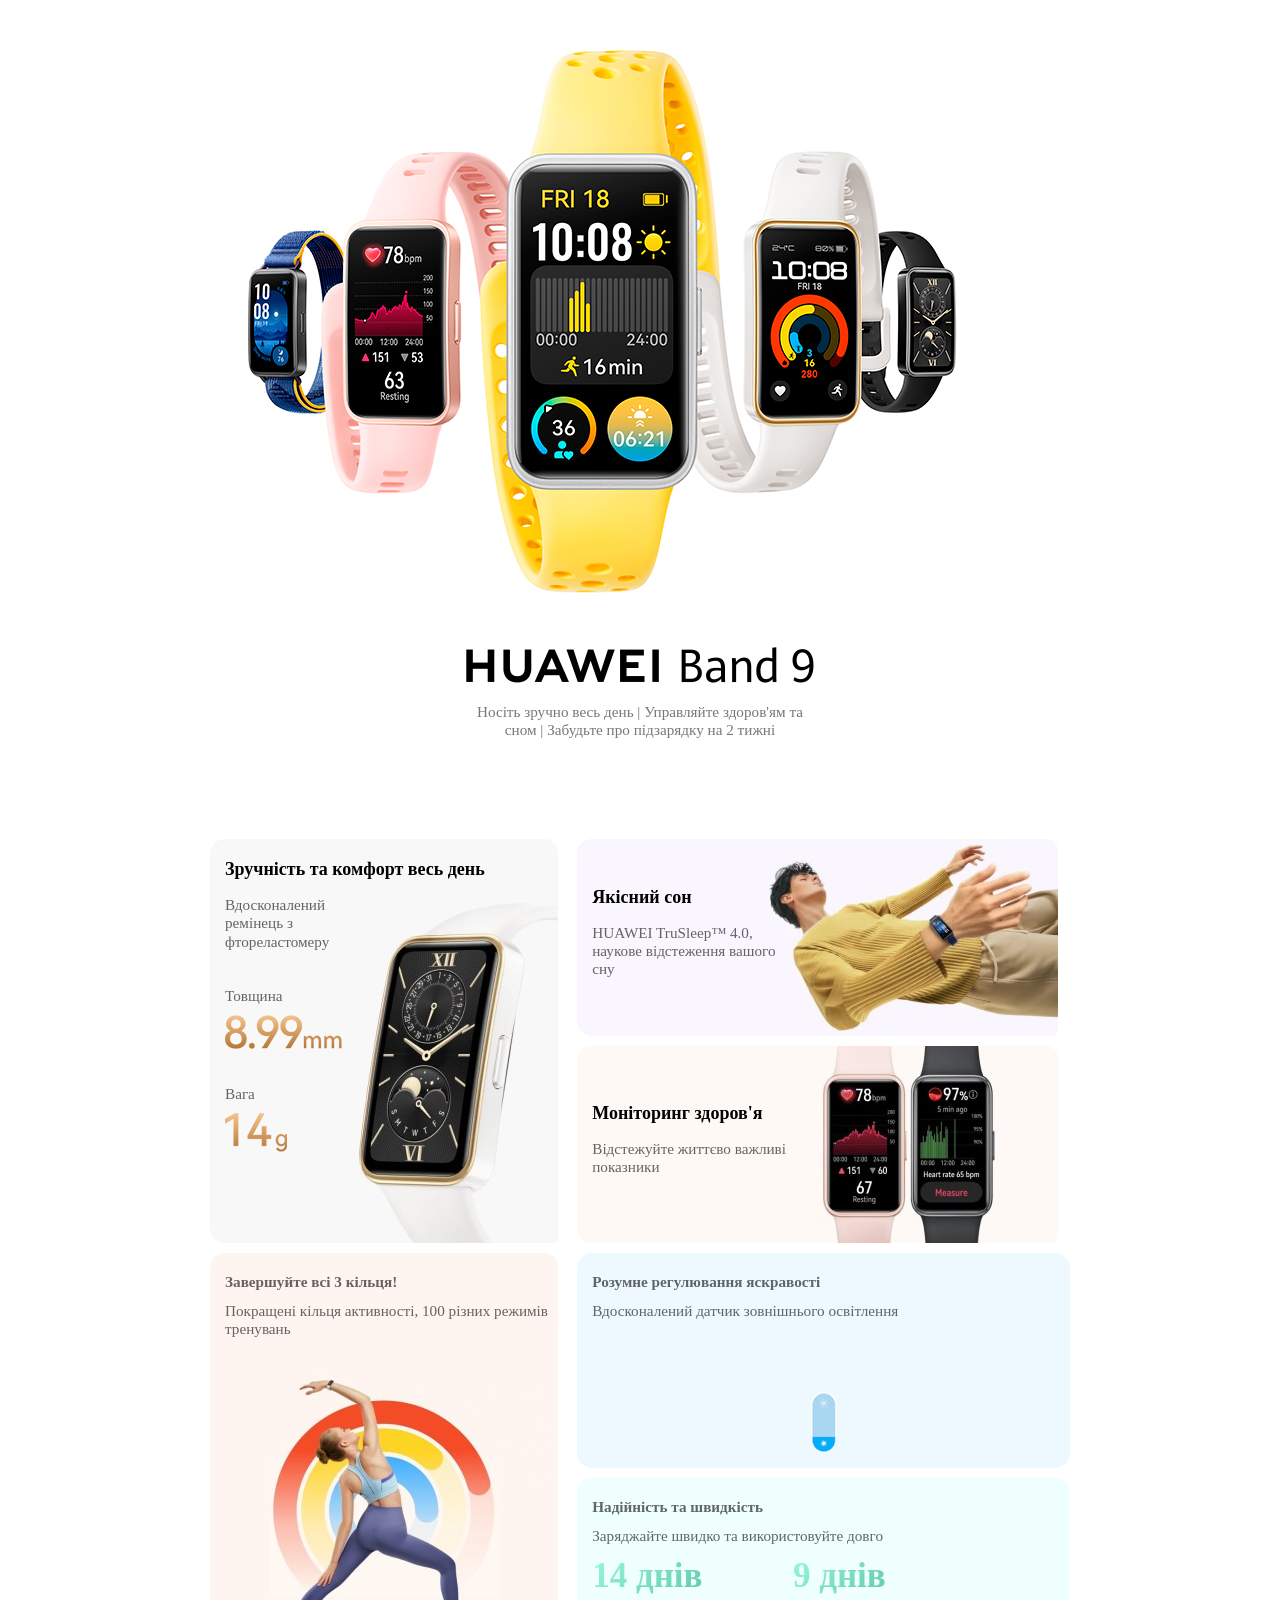
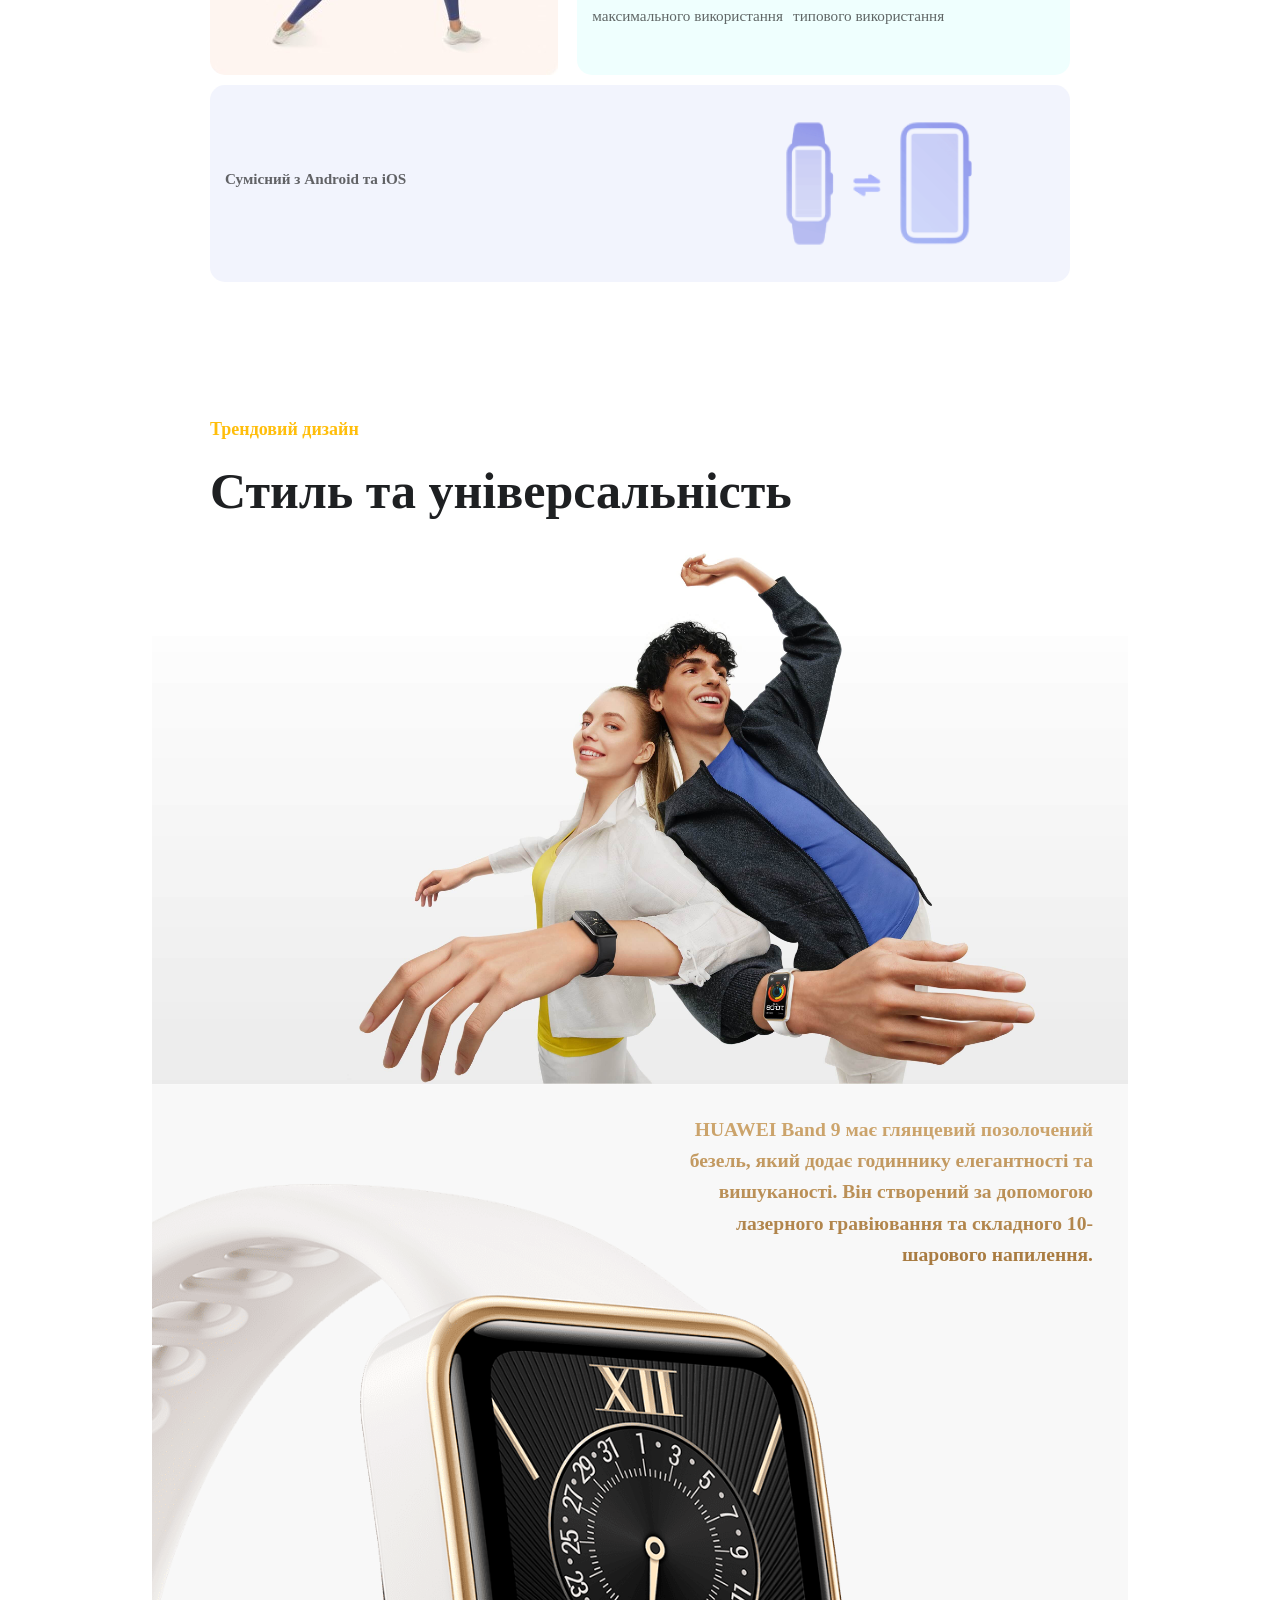
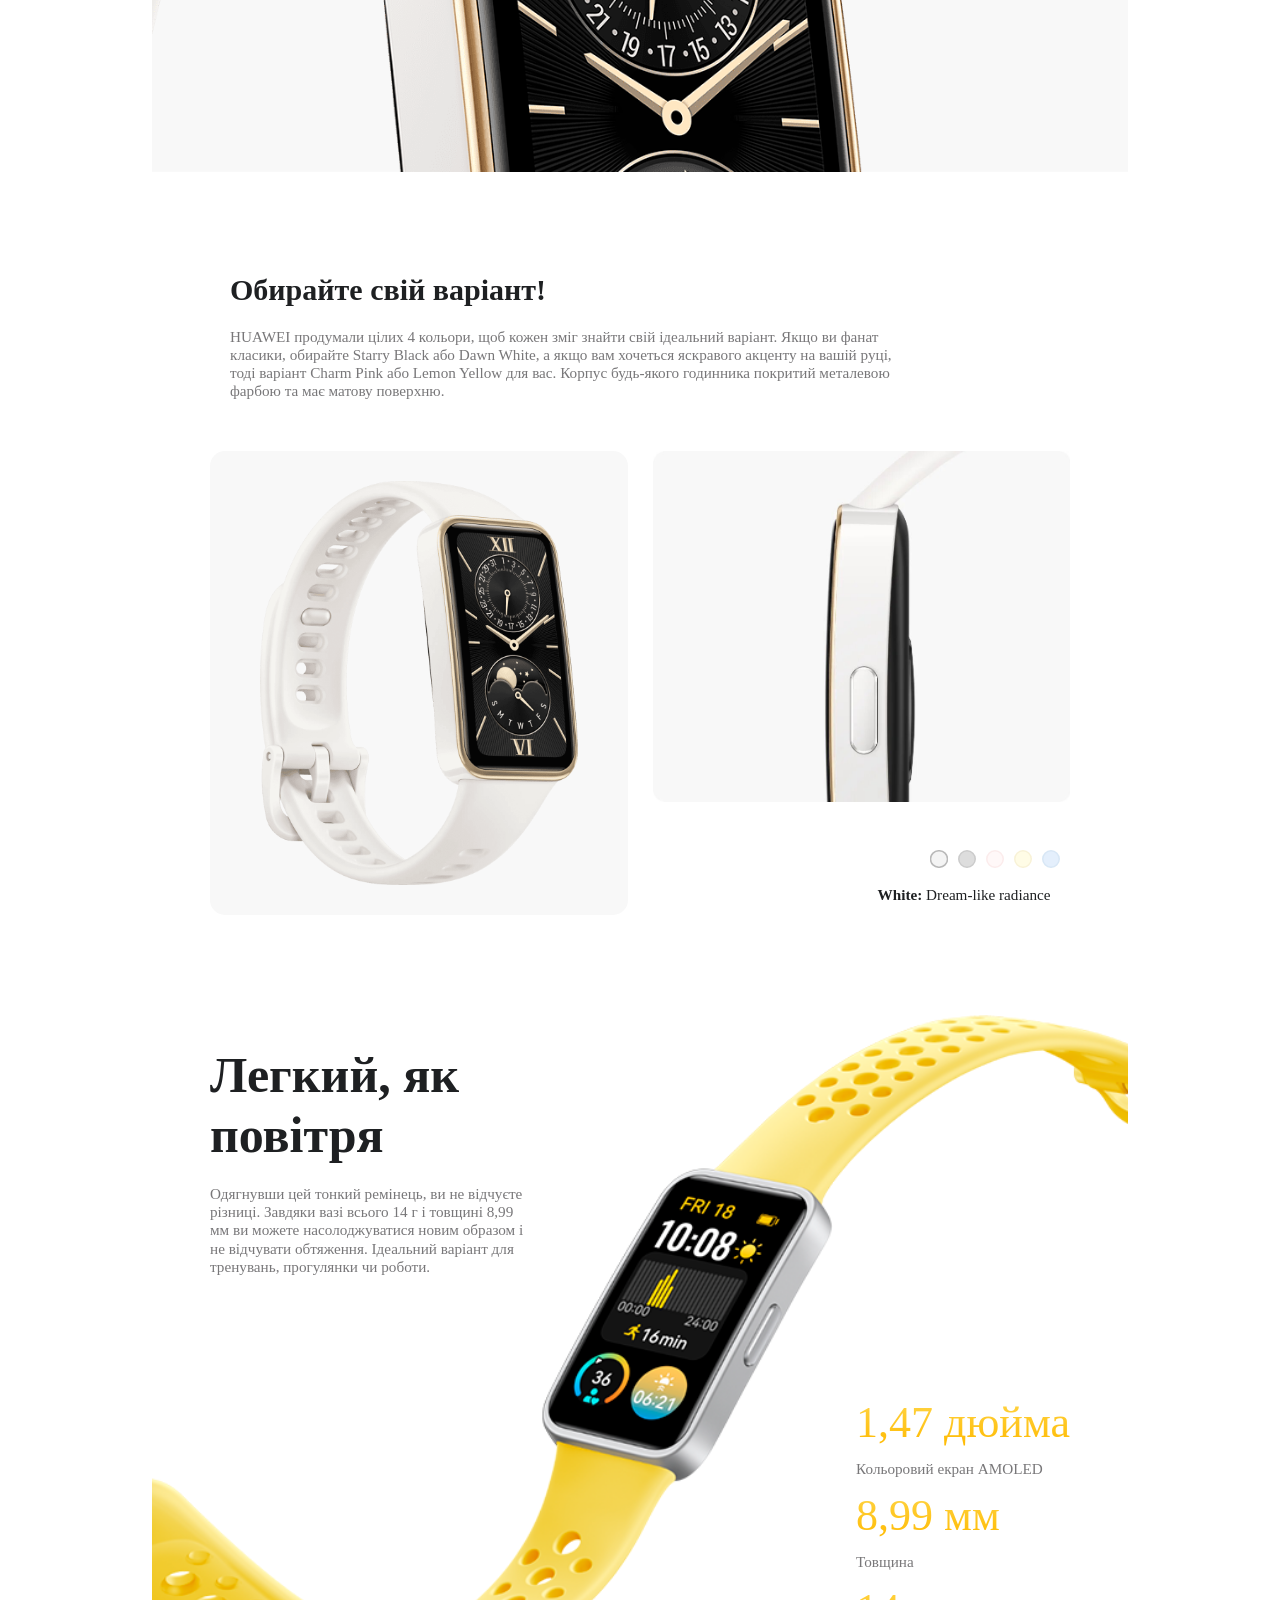
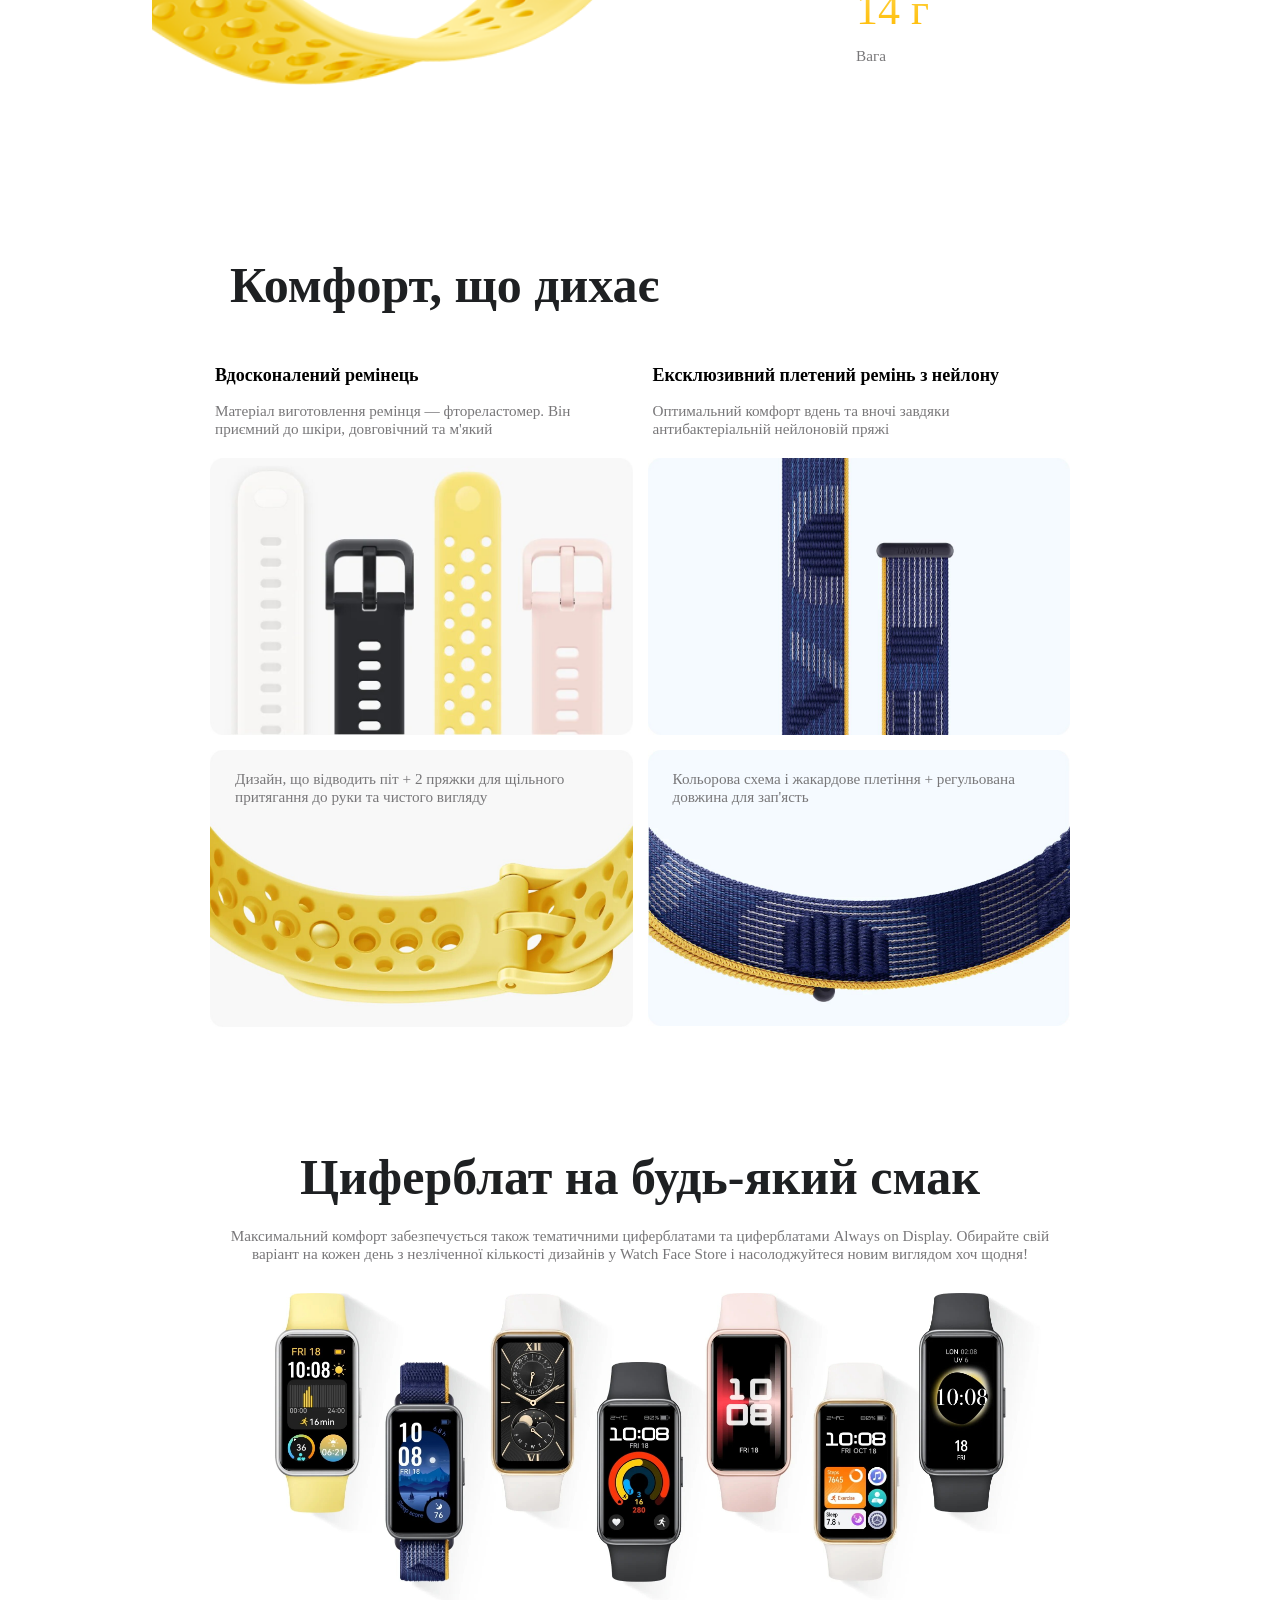
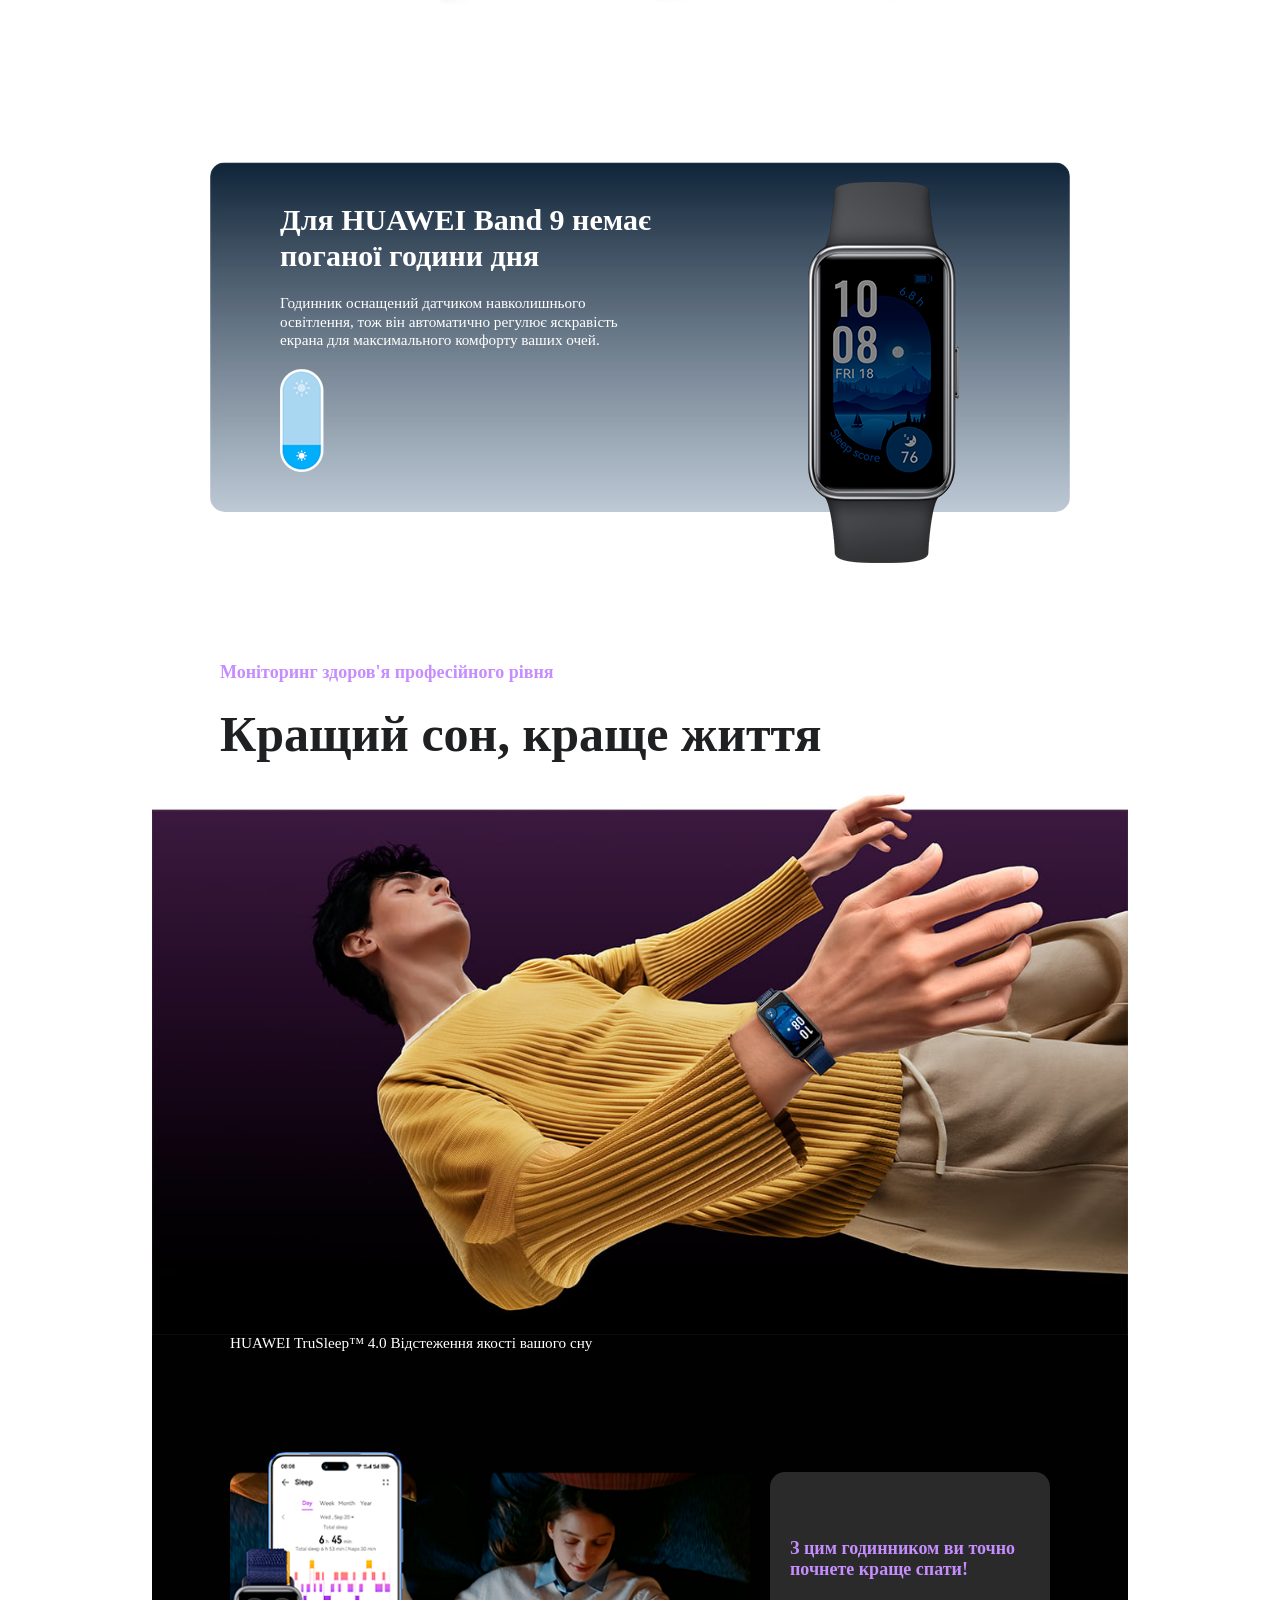
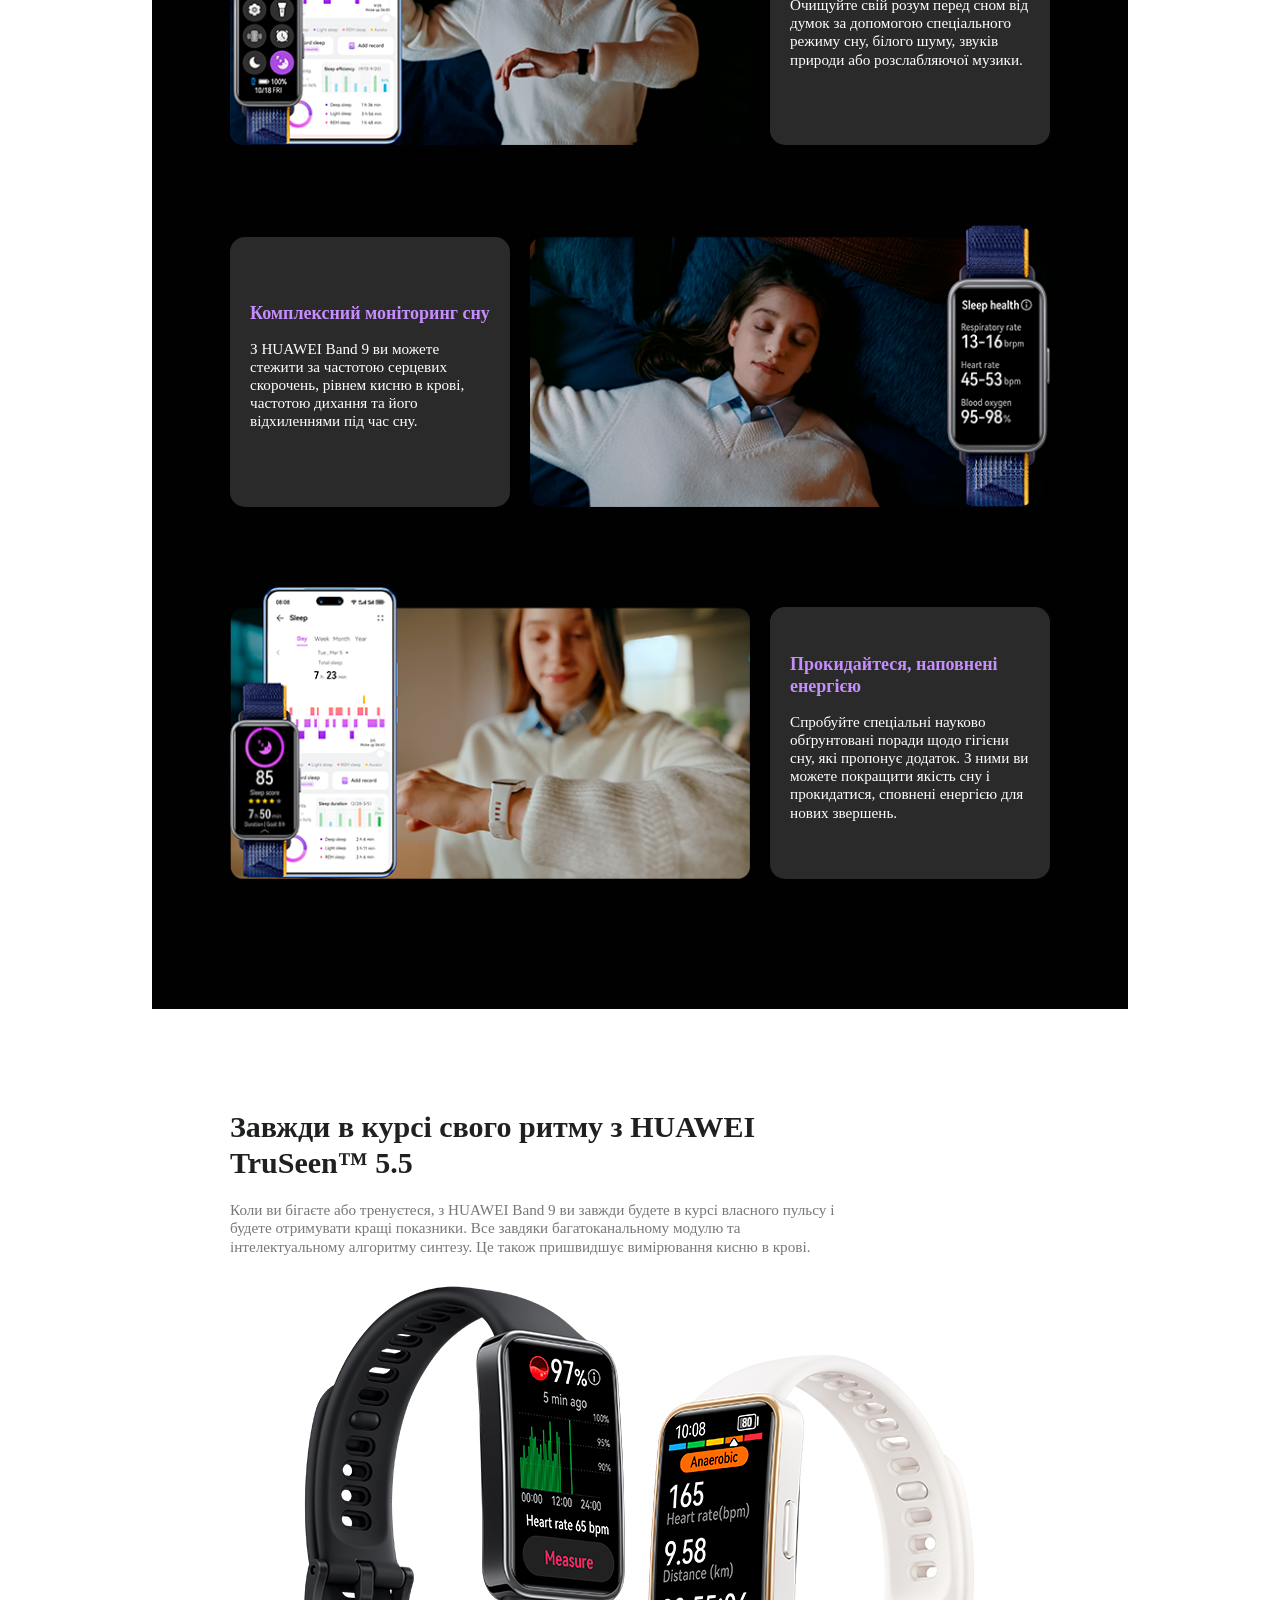
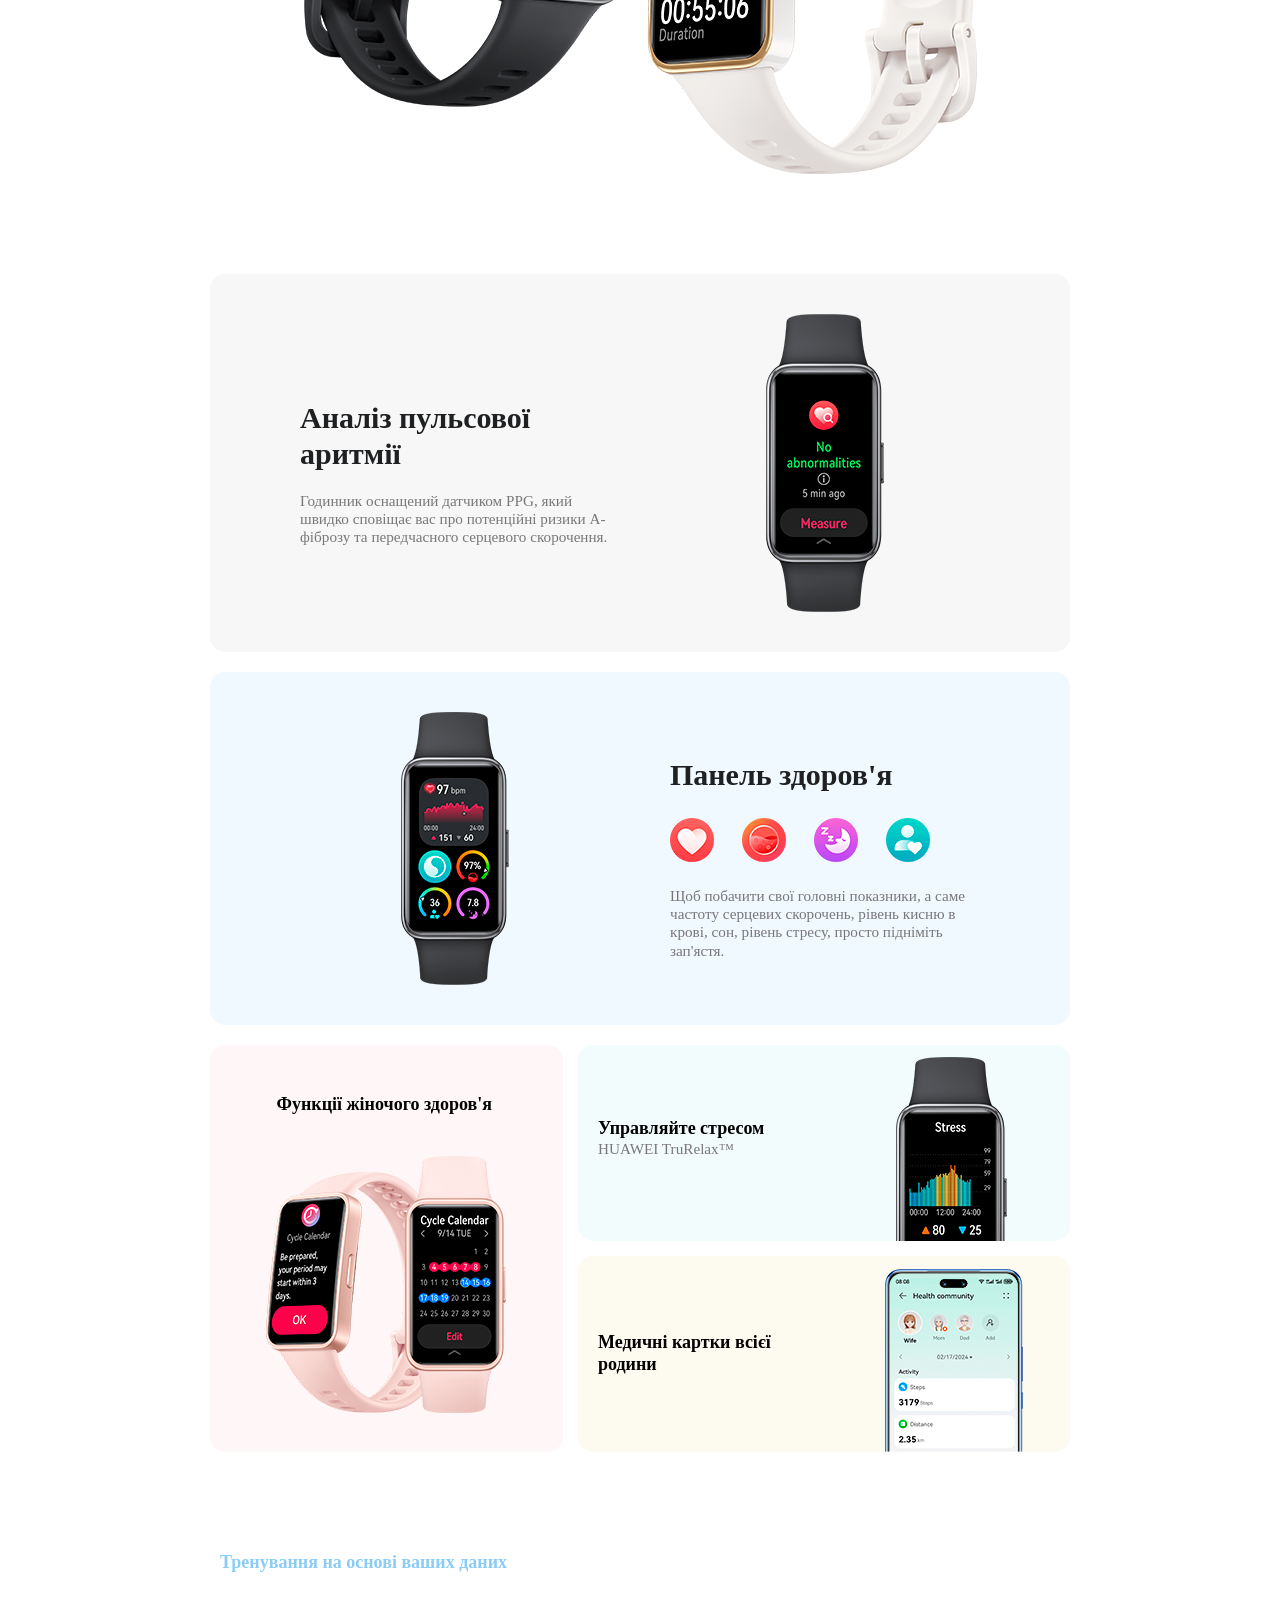
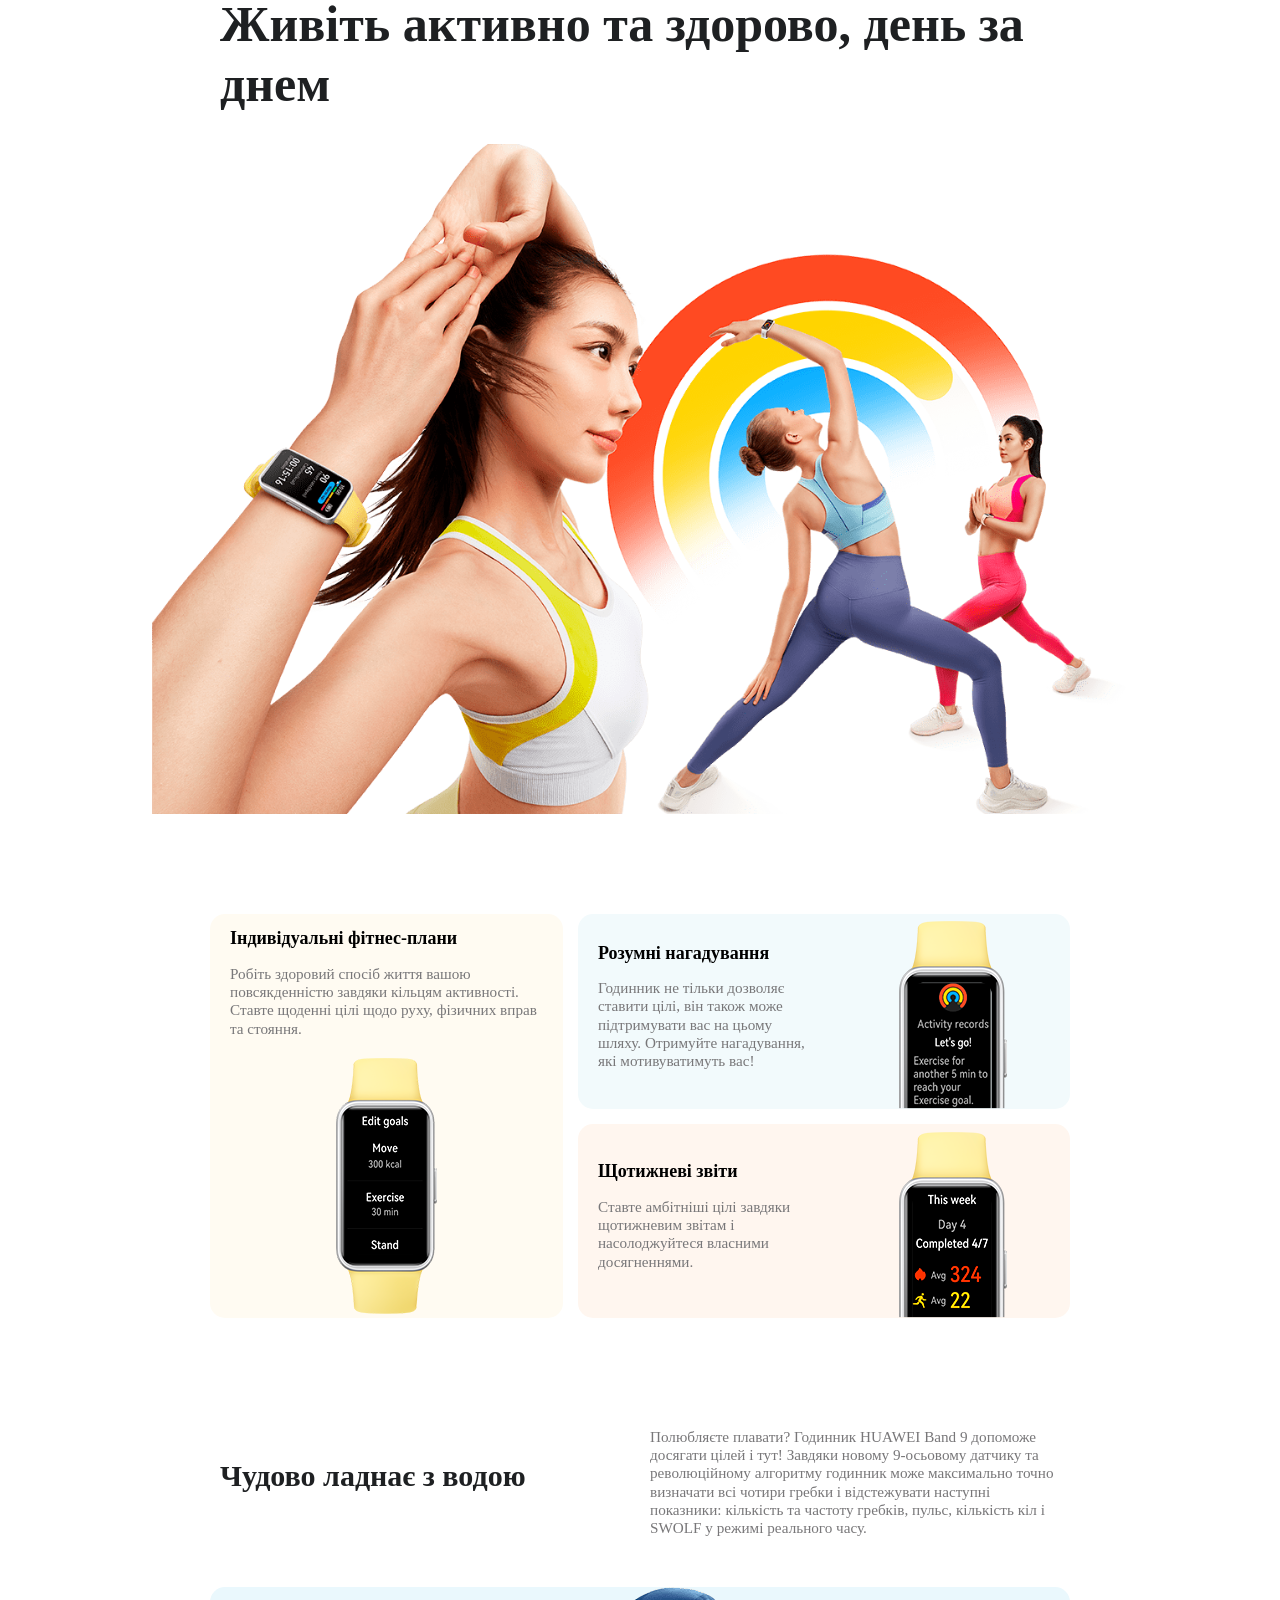
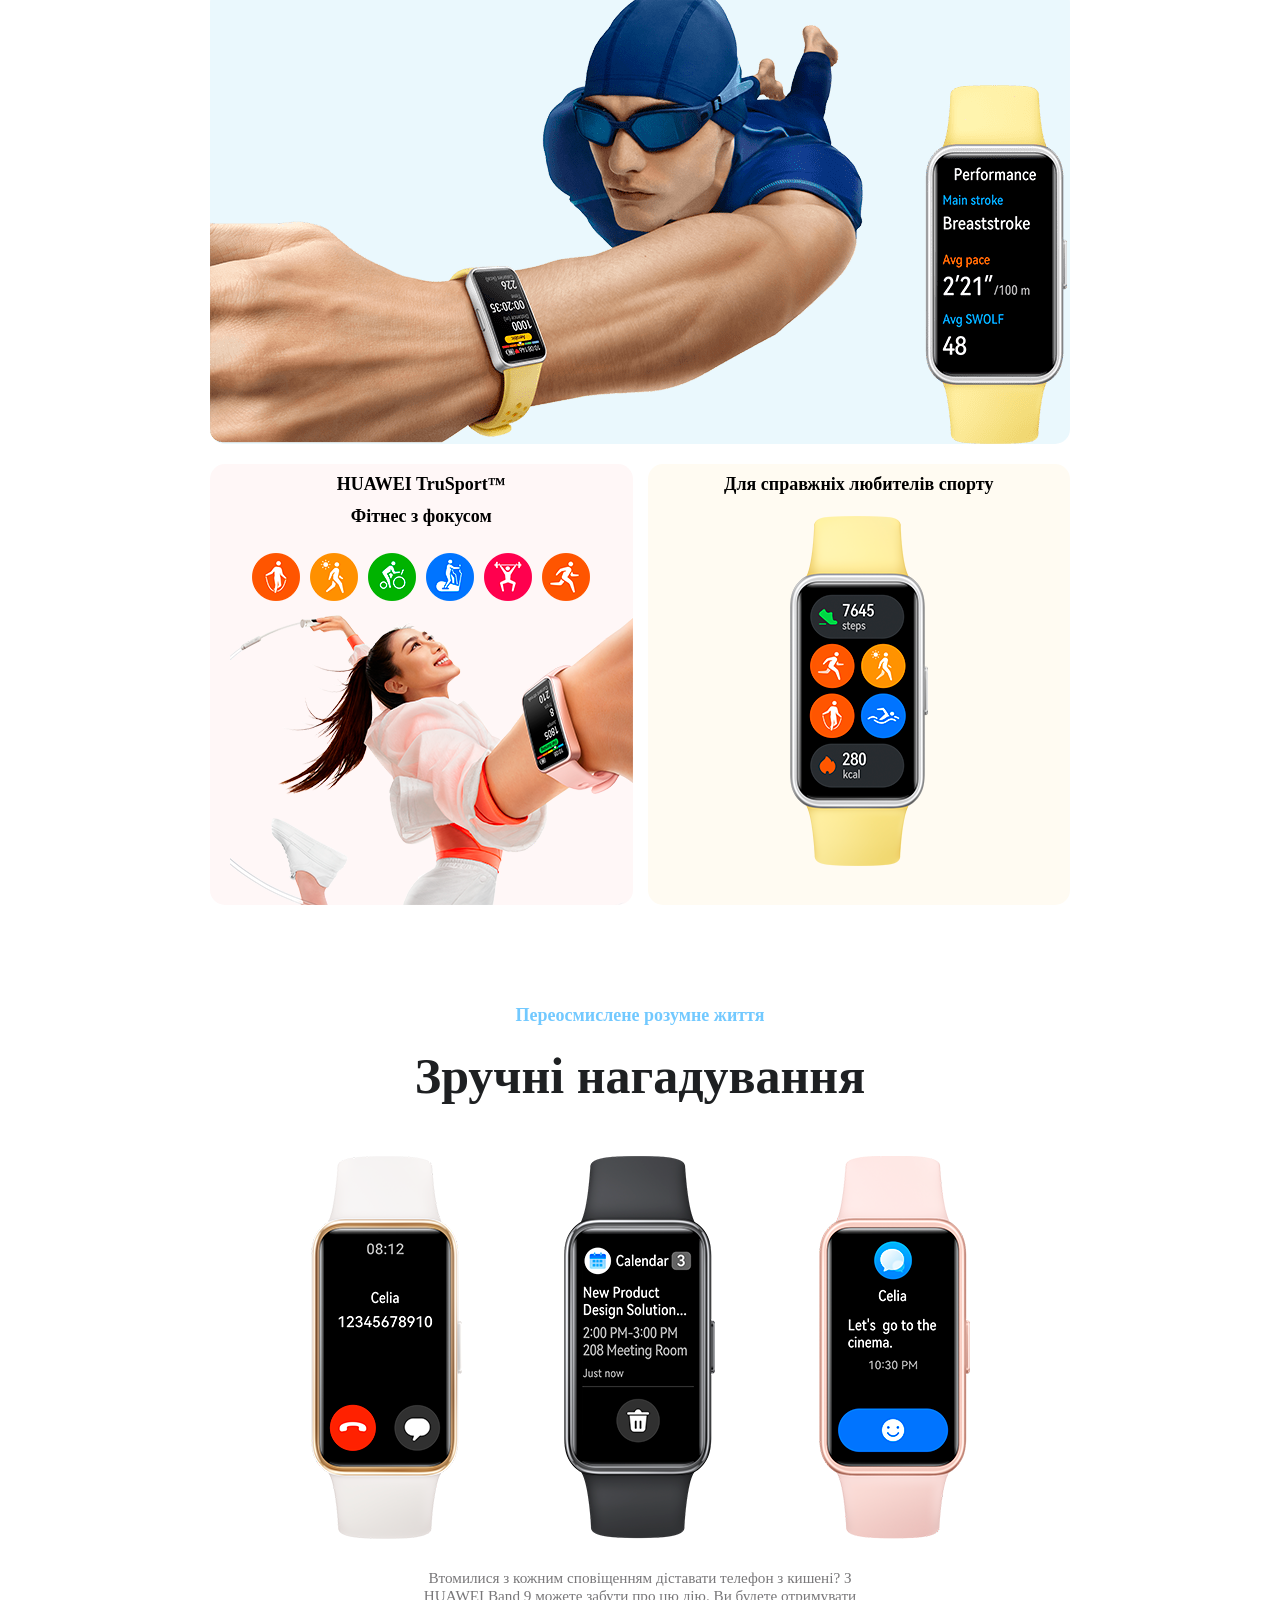
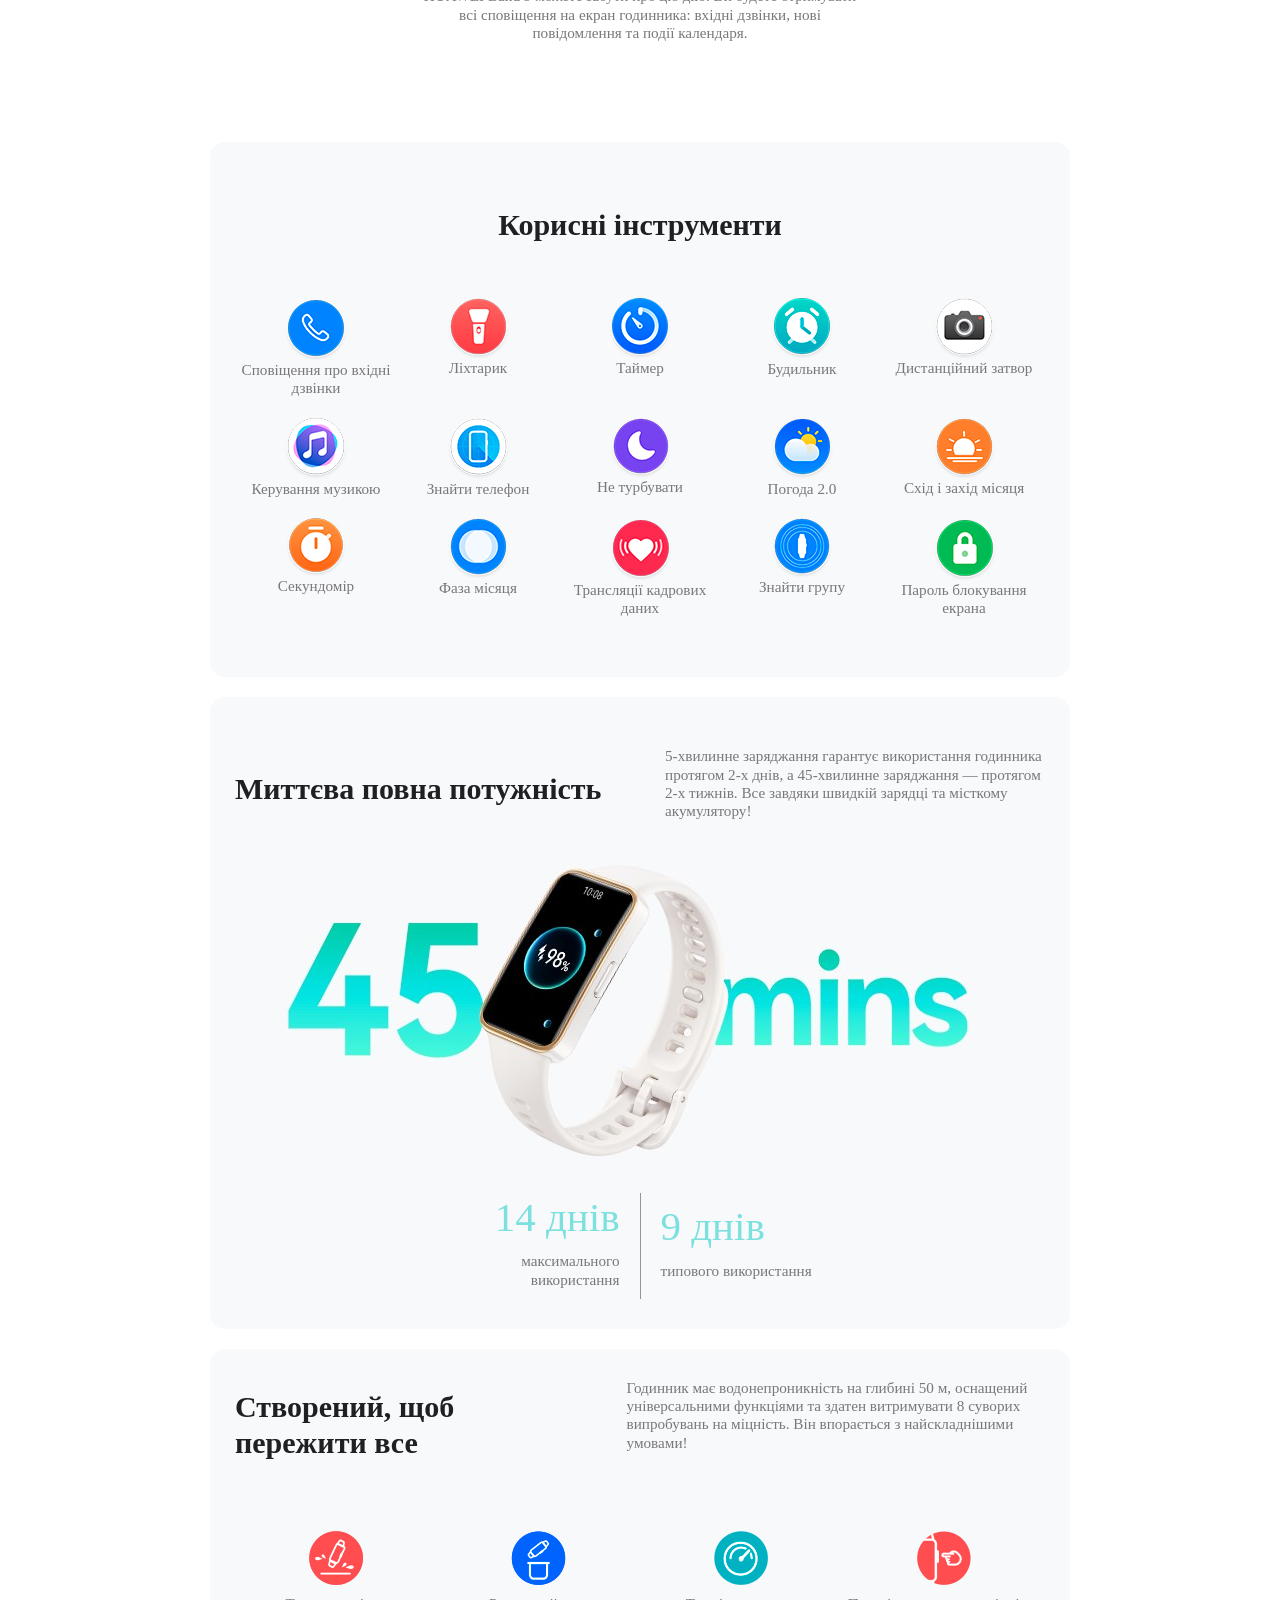
<file: ruindex.html>
<!DOCTYPE html>
<html lang="ua">
  <head>
    <meta charset="UTF-8" />
    <meta http-equiv="X-UA-Compatible" content="IE=edge" />
    <meta name="viewport" content="width=device-width, initial-scale=1.0" />
    <title>Document</title>
    <link
      rel="stylesheet"
      href="https://cdn.jsdelivr.net/npm/swiper@9/swiper-bundle.min.css"
    />
    <link rel="stylesheet" href="./css/style.css" />
    <link rel="stylesheet" href="./css/style.sass" />
  </head>

  <body>
    <div id="huaweiBand9">
      <div class="huaweiBand9__container">
        <div class="huaweiBand9__box huaweiband9-top">
          <div class="huaweiband9-container">
            <div class="huaweiband9-top__inner">
              <div class="huaweiband9-top__image">
                <img src="../img/img01.jpg" alt="" />
              </div>
              <div class="huaweiband9-top__header">
                <img src="../img/logo.png" alt="" />
                <p>
                  Носіть зручно весь день | Управляйте здоров'ям та сном |
                  Забудьте про підзарядку на 2 тижні
                </p>
              </div>
            </div>
          </div>
        </div>
        <div class="column-huaweiBand9 huaweiband9-mainCol">
          <div class="column-huaweiBand9__row huaweiband9-mainCol__row">
            <div class="column-huaweiBand9__item huaweiband9-mainCol__item">
              <div
                class="column-huaweiBand9__text huaweiband9-mainCol__text huaweiband9-mainCol__text_01"
              >
                <h4>Зручність та комфорт весь день</h4>
                <p>Вдосконалений ремінець з фтореластомеру</p>
                <p>Товщина</p>
                <img src="../img/img02_11.png" alt="" />
                <p>Вага</p>
                <img src="../img/img02_12.png" alt="" />
              </div>
            </div>
            <div class="column-huaweiBand9__item huaweiband9-mainCol__item">
              <div
                class="column-huaweiBand9__text huaweiband9-mainCol__text huaweiband9-mainCol__text_02"
              >
                <h4>Якісний сон</h4>
                <p>HUAWEI TruSleep™ 4.0, наукове відстеження вашого сну</p>
              </div>
            </div>
            <div class="column-huaweiBand9__item huaweiband9-mainCol__item">
              <div
                class="column-huaweiBand9__text huaweiband9-mainCol__text huaweiband9-mainCol__text_03"
              >
                <h4>Моніторинг здоров'я</h4>
                <p>Відстежуйте життєво важливі показники</p>
              </div>
            </div>
            <div class="column-huaweiBand9__item huaweiband9-mainCol__item">
              <div
                class="column-huaweiBand9__text huaweiband9-mainCol__text huaweiband9-mainCol__text_04"
              >
                <p><b>Завершуйте всі 3 кільця!</b></p>
                <p>Покращені кільця активності, 100 різних режимів тренувань</p>
              </div>
            </div>
            <div class="column-huaweiBand9__item huaweiband9-mainCol__item">
              <div class="column-huaweiBand9__image huaweiband9-mainCol__image">
                <img src="../img/img02_5.png" alt="" />
              </div>
              <div
                class="column-huaweiBand9__text huaweiband9-mainCol__text huaweiband9-mainCol__text_05"
              >
                <p><b>Розумне регулювання яскравості</b></p>
                <p>Вдосконалений датчик зовнішнього освітлення</p>
              </div>
            </div>
            <div class="column-huaweiBand9__item huaweiband9-mainCol__item">
              <div
                class="column-huaweiBand9__text huaweiband9-mainCol__text huaweiband9-mainCol__text_06"
              >
                <p><b>Надійність та швидкість</b></p>
                <p>Заряджайте швидко та використовуйте довго</p>
                <div class="huaweiband9-mainCol__text-items">
                  <div class="huaweiband9-mainCol__text-item">
                    <p><span>14 днів</span></p>
                    <p>максимального використання</p>
                  </div>
                  <div class="huaweiband9-mainCol__text-item">
                    <p><span>9 днів</span></p>
                    <p>типового використання</p>
                  </div>
                </div>
              </div>
            </div>
            <div class="column-huaweiBand9__item huaweiband9-mainCol__item">
              <div
                class="column-huaweiBand9__text huaweiband9-mainCol__text huaweiband9-mainCol__text_07"
              >
                <p><b>Сумісний з Android та iOS</b></p>
              </div>
            </div>
          </div>
        </div>
        <div class="huaweiBand9__banner huaweiband9Fashion-banner">
          <div class="huaweiband9Fashion-banner__inner">
            <div class="huaweiband9Fashion-banner__text">
              <h4>Трендовий дизайн</h4>
              <h2>Стиль та універсальність</h2>
            </div>
            <div class="huaweiband9Fashion-banner__img">
              <img src="../img/img03.jpg" alt="" />
            </div>
          </div>
        </div>
        <div class="huaweiBand9__banner huaweiband9Bezel-banner">
          <div class="huaweiband9Bezel-banner__bg">
            <div class="huaweiband9Bezel-banner__inner">
              <div class="huaweiband9Bezel-banner__text">
                <p>
                  <span
                    >HUAWEI Band 9 має глянцевий позолочений безель, який додає
                    годиннику елегантності та вишуканості. Він створений за
                    допомогою лазерного гравіювання та складного 10-шарового
                    напилення.</span
                  >
                </p>
              </div>
              <div class="huaweiband9Bezel-banner__img">
                <img src="../img/img04.png" alt="" />
              </div>
            </div>
          </div>
        </div>
        <div class="huaweiBand9__slider huaweiband9-slider slider-huaweiBand9">
          <div class="huaweiband9-slider__inner">
            <div class="huaweiband9-slider__title slider-huaweiBand9__title">
              <h3>Обирайте свій варіант!</h3>
              <p>
                HUAWEI продумали цілих 4 кольори, щоб кожен зміг знайти свій
                ідеальний варіант. Якщо ви фанат класики, обирайте Starry Black
                або Dawn White, а якщо вам хочеться яскравого акценту на вашій
                руці, тоді варіант Charm Pink або Lemon Yellow для вас. Корпус
                будь-якого годинника покритий металевою фарбою та має матову
                поверхню.
              </p>
            </div>
            <div class="huaweiband9-slider__carousel">
              <div class="huaweiband9-slider__items">
                <div class="left-huaweiband9-slider__slider swiper">
                  <div class="left-huaweiband9-slider__wrapper swiper-wrapper">
                    <div class="left-huaweiband9-slider__slide swiper-slide">
                      <div
                        class="left-huaweiband9-slider__image left-huaweiband9-slider__image_01"
                      >
                        <img src="../img/img05_11.png" alt="" />
                      </div>
                    </div>
                    <div class="left-huaweiband9-slider__slide swiper-slide">
                      <div class="left-huaweiband9-slider__image">
                        <img src="../img/img05_21.jpg" alt="" />
                      </div>
                    </div>
                    <div class="left-huaweiband9-slider__slide swiper-slide">
                      <div class="left-huaweiband9-slider__image">
                        <img src="../img/img05_31.jpg" alt="" />
                      </div>
                    </div>
                    <div class="left-huaweiband9-slider__slide swiper-slide">
                      <div class="left-huaweiband9-slider__image">
                        <img src="../img/img05_41.jpg" alt="" />
                      </div>
                    </div>
                    <div class="left-huaweiband9-slider__slide swiper-slide">
                      <div class="left-huaweiband9-slider__image">
                        <img src="../img/img05_51.jpg" alt="" />
                      </div>
                    </div>
                  </div>
                </div>
              </div>
              <div class="huaweiband9-slider__items">
                <div class="right-huaweiband9-slider__slider swiper">
                  <div class="right-huaweiband9-slider__wrapper swiper-wrapper">
                    <div class="right-huaweiband9-slider__slide swiper-slide">
                      <div class="right-huaweiband9-slider__image">
                        <img src="../img/img05_12.jpg" alt="" />
                      </div>
                      <div class="right-huaweiband9-slider__text">
                        <p><b>White: </b>Dream-like radiance</p>
                      </div>
                    </div>
                    <div class="right-huaweiband9-slider__slide swiper-slide">
                      <div class="right-huaweiband9-slider__image">
                        <img src="../img/img05_22.jpg" alt="" />
                      </div>
                      <div class="right-huaweiband9-slider__text">
                        <p><b>Starry Black: </b>Understated elegance</p>
                      </div>
                    </div>
                    <div class="right-huaweiband9-slider__slide swiper-slide">
                      <div class="right-huaweiband9-slider__image">
                        <img src="../img/img05_32.jpg" alt="" />
                      </div>
                      <div class="right-huaweiband9-slider__text">
                        <p><b>Charm Pink: </b>Utterly romantic</p>
                      </div>
                    </div>
                    <div class="right-huaweiband9-slider__slide swiper-slide">
                      <div class="right-huaweiband9-slider__image">
                        <img src="../img/img05_42.jpg" alt="" />
                      </div>
                      <div class="right-huaweiband9-slider__text">
                        <p><b>Lemon Yellow: </b>Heart-warming tones</p>
                      </div>
                    </div>
                    <div class="right-huaweiband9-slider__slide swiper-slide">
                      <div class="right-huaweiband9-slider__image">
                        <img src="../img/img05_52.jpg" alt="" />
                      </div>
                      <div class="right-huaweiband9-slider__text">
                        <p><b>Blue: </b>Tranquility in its essence</p>
                      </div>
                    </div>
                  </div>
                  <div
                    class="right-huaweiband9-slider-pagination swiper-pagination"
                  ></div>
                </div>
              </div>
            </div>
          </div>
        </div>
        <div class="huaweiBand9__banner huaweiband9Light-banner">
          <div class="huaweiband9Light-banner__bg">
            <div class="huaweiband9Light-banner__inner">
              <div
                class="huaweiband9Light-banner__text huaweiband9Light-banner__text_left"
              >
                <h2>Легкий, як повітря</h2>
                <p>
                  Одягнувши цей тонкий ремінець, ви не відчуєте різниці. Завдяки
                  вазі всього 14 г і товщині 8,99 мм ви можете насолоджуватися
                  новим образом і не відчувати обтяження. Ідеальний варіант для
                  тренувань, прогулянки чи роботи.
                </p>
              </div>
              <div
                class="huaweiband9Light-banner__text huaweiband9Light-banner__text_right"
              >
                <div class="huaweiband9Light-banner__text-item">
                  <p><span>1,47 дюйма</span></p>
                  <p>Кольоровий екран AMOLED</p>
                </div>
                <div class="huaweiband9Light-banner__text-item">
                  <p><span>8,99 мм</span></p>
                  <p>Товщина</p>
                </div>
                <div class="huaweiband9Light-banner__text-item">
                  <p><span>14 г</span></p>
                  <p>Вага</p>
                </div>
              </div>
            </div>
          </div>
        </div>
        <div class="huaweiBand9-col huaweiband9-strap">
          <div class="huaweiband9-container huaweiband9-strap__inner">
            <div class="huaweiband9-strap__title">
              <h2>Комфорт, що дихає</h2>
            </div>
            <div class="huaweiband9-strap__row">
              <div class="huaweiband9-strap__item">
                <div
                  class="huaweiband9-strap__text huaweiband9-strap__text_top"
                >
                  <h4>Вдосконалений ремінець</h4>
                  <p>
                    Матеріал виготовлення ремінця — фтореластомер. Він приємний
                    до шкіри, довговічний та м'який
                  </p>
                </div>
                <div
                  class="huaweiband9-strap__image huaweiband9-strap__image_01"
                >
                  <img src="../img/img07_1.jpg" alt="" />
                </div>
              </div>
              <div class="huaweiband9-strap__item">
                <div
                  class="huaweiband9-strap__text huaweiband9-strap__text_top"
                >
                  <h4>Ексклюзивний плетений ремінь з нейлону</h4>
                  <p>
                    Оптимальний комфорт вдень та вночі завдяки антибактеріальній
                    нейлоновій пряжі
                  </p>
                </div>
                <div
                  class="huaweiband9-strap__image huaweiband9-strap__image_02"
                >
                  <img src="../img/img07_2.jpg" alt="" />
                </div>
              </div>
              <div class="huaweiband9-strap__item">
                <div
                  class="huaweiband9-strap__text huaweiband9-strap__text_bott"
                >
                  <p>
                    Дизайн, що відводить піт + 2 пряжки для щільного притягання
                    до руки та чистого вигляду
                  </p>
                </div>
                <div
                  class="huaweiband9-strap__image huaweiband9-strap__image_03"
                >
                  <img src="../img/img07_3.jpg" alt="" />
                </div>
              </div>
              <div class="huaweiband9-strap__item">
                <div
                  class="huaweiband9-strap__text huaweiband9-strap__text_bott"
                >
                  <p>
                    Кольорова схема і жакардове плетіння + регульована довжина
                    для зап'ясть
                  </p>
                </div>
                <div
                  class="huaweiband9-strap__image huaweiband9-strap__image_04"
                >
                  <img src="../img/img07_4.jpg" alt="" />
                </div>
              </div>
            </div>
          </div>
        </div>
        <div class="huaweiBand9__box huaweiband9-display">
          <div class="huaweiband9-display__inner">
            <div class="huaweiband9-container">
              <div class="huaweiband9-display__text">
                <h2>Циферблат на будь-який смак</h2>
                <p>
                  Максимальний комфорт забезпечується також тематичними
                  циферблатами та циферблатами Always on Display. Обирайте свій
                  варіант на кожен день з незліченної кількості дизайнів у Watch
                  Face Store і насолоджуйтеся новим виглядом хоч щодня!
                </p>
              </div>
            </div>
            <div class="huaweiband9-display__image">
              <img src="../img/img08.jpg" alt="" />
            </div>
          </div>
        </div>
        <div class="huaweiBand9__banner huaweiband9Sensor-banner">
          <div class="huaweiband9-container">
            <div class="huaweiband9Sensor-banner__bg">
              <div class="huaweiband9Sensor-banner__inner">
                <div class="huaweiband9Sensor-banner__item">
                  <div class="huaweiband9Sensor-banner__text">
                    <h3>Для HUAWEI Band 9 немає поганої години дня</h3>
                    <p>
                      Годинник оснащений датчиком навколишнього освітлення, тож
                      він автоматично регулює яскравість екрана для
                      максимального комфорту ваших очей.
                    </p>
                  </div>
                  <div class="huaweiband9Sensor-banner__img">
                    <img src="../img/img09_1.png" alt="" />
                  </div>
                </div>
                <div class="huaweiband9Sensor-banner__image">
                  <img src="../img/img09_2.png" alt="" />
                </div>
              </div>
            </div>
          </div>
        </div>
        <div class="huaweiBand9__box huaweiband9-trueSleep">
          <div class="huaweiband9-trueSleep__inner">
            <div class="huaweiband9-container">
              <div class="huaweiband9-trueSleep__text">
                <h4>Моніторинг здоров'я професійного рівня</h4>
                <h2>Кращий сон, краще життя</h2>
              </div>
            </div>
            <div class="huaweiband9-trueSleep__image">
              <img src="../img/img10.jpg" alt="" />
            </div>
          </div>
        </div>
        <div class="huaweiBand9__row huaweiband9-row huaweiband9-sleepingMode">
          <div class="huaweiband9-sleepingMode__bg">
            <div class="huaweiband9-container">
              <div class="huaweiband9-sleepingMode__subtitle">
                <p>HUAWEI TruSleep™ 4.0 Відстеження якості вашого сну</p>
              </div>
              <div
                class="huaweiband9-row__inner huaweiband9-sleepingMode__inner"
              >
                <div
                  class="huaweiband9-row__image huaweiband9-sleepingMode__image"
                >
                  <img src="../img/img11_1.png" alt="" />
                </div>
                <div
                  class="huaweiband9-row__item huaweiband9-sleepingMode__item"
                >
                  <div
                    class="huaweiband9-row__text huaweiband9-sleepingMode__text"
                  >
                    <h4>З цим годинником ви точно почнете краще спати!</h4>
                    <p>
                      Очищуйте свій розум перед сном від думок за допомогою
                      спеціального режиму сну, білого шуму, звуків природи або
                      розслабляючої музики.
                    </p>
                  </div>
                </div>
              </div>
              <div
                class="huaweiband9-row__inner huaweiband9-row__inner_rev huaweiband9-sleepingMode__inner"
              >
                <div
                  class="huaweiband9-row__image huaweiband9-sleepingMode__image"
                >
                  <img src="../img/img11_2.png" alt="" />
                </div>
                <div
                  class="huaweiband9-row__item huaweiband9-sleepingMode__item huaweiband9-sleepingMode__item_02"
                >
                  <div
                    class="huaweiband9-row__text huaweiband9-sleepingMode__text"
                  >
                    <h4>Комплексний моніторинг сну</h4>
                    <p>
                      З HUAWEI Band 9 ви можете стежити за частотою серцевих
                      скорочень, рівнем кисню в крові, частотою дихання та його
                      відхиленнями під час сну.
                    </p>
                  </div>
                </div>
              </div>
              <div
                class="huaweiband9-row__inner huaweiband9-sleepingMode__inner"
              >
                <div
                  class="huaweiband9-row__image huaweiband9-sleepingMode__image huaweiband9-sleepingMode__image_03"
                >
                  <img src="../img/img11_3.png" alt="" />
                </div>
                <div
                  class="huaweiband9-row__item huaweiband9-sleepingMode__item"
                >
                  <div
                    class="huaweiband9-row__text huaweiband9-sleepingMode__text"
                  >
                    <h4>Прокидайтеся, наповнені енергією</h4>
                    <p>
                      Спробуйте спеціальні науково обґрунтовані поради щодо
                      гігієни сну, які пропонує додаток. З ними ви можете
                      покращити якість сну і прокидатися, сповнені енергією для
                      нових звершень.
                    </p>
                  </div>
                </div>
              </div>
            </div>
          </div>
        </div>
        <div class="huaweiBand9__box huaweiband9-trueSeen">
          <div class="huaweiband9-trueSeen__inner">
            <div class="huaweiband9-container">
              <div class="huaweiband9-trueSeen__text">
                <h3>Завжди в курсі свого ритму з HUAWEI TruSeen™ 5.5</h3>
                <p>
                  Коли ви бігаєте або тренуєтеся, з HUAWEI Band 9 ви завжди
                  будете в курсі власного пульсу і будете отримувати кращі
                  показники. Все завдяки багатоканальному модулю та
                  інтелектуальному алгоритму синтезу. Це також пришвидшує
                  вимірювання кисню в крові.
                </p>
              </div>
            </div>
            <div class="huaweiband9-trueSeen__image">
              <img src="../img/img12.jpg" alt="" />
            </div>
          </div>
        </div>
        <div class="huaweiBand9__row huaweiband9-row huaweiband9-healthyMode">
          <div class="huaweiband9-container">
            <div
              class="huaweiband9-row__inner huaweiband9-row__inner_rev huaweiband9-healthyMode__inner"
            >
              <div
                class="huaweiband9-row__image huaweiband9-healthyMode__image"
              >
                <img src="../img/img13_1.png" alt="" />
              </div>
              <div class="huaweiband9-row__item huaweiband9-healthyMode__item">
                <div
                  class="huaweiband9-row__text huaweiband9-healthyMode__text"
                >
                  <h3>Аналіз пульсової аритмії</h3>
                  <p>
                    Годинник оснащений датчиком PPG, який швидко сповіщає вас
                    про потенційні ризики A-фіброзу та передчасного серцевого
                    скорочення.
                  </p>
                </div>
              </div>
            </div>
            <div class="huaweiband9-row__inner huaweiband9-healthyMode__inner">
              <div
                class="huaweiband9-row__image huaweiband9-healthyMode__image"
              >
                <img src="../img/img13_2.png" alt="" />
              </div>
              <div class="huaweiband9-row__item huaweiband9-healthyMode__item">
                <div
                  class="huaweiband9-row__text huaweiband9-healthyMode__text"
                >
                  <h3>Панель здоров'я</h3>
                  <div class="huaweiband9-healthyMode__icons">
                    <div class="huaweiband9-healthyMode__icon">
                      <img src="../img/icon13_1.png" alt="" />
                    </div>
                    <div class="huaweiband9-healthyMode__icon">
                      <img src="../img/icon13_2.png" alt="" />
                    </div>
                    <div class="huaweiband9-healthyMode__icon">
                      <img src="../img/icon13_3.png" alt="" />
                    </div>
                    <div class="huaweiband9-healthyMode__icon">
                      <img src="../img/icon13_4.png" alt="" />
                    </div>
                  </div>
                  <p>
                    Щоб побачити свої головні показники, а саме частоту серцевих
                    скорочень, рівень кисню в крові, сон, рівень стресу, просто
                    підніміть зап'ястя.
                  </p>
                </div>
              </div>
            </div>
          </div>
        </div>
        <div class="col-huaweiBand9 huaweiband9-healthCol">
          <div class="col-huaweiBand9__row huaweiband9-healthCol__row">
            <div class="col-huaweiBand9__item huaweiband9-healthCol__item">
              <div
                class="col-huaweiBand9__body huaweiband9-healthCol__body huaweiband9-healthCol__body_01"
              >
                <div
                  class="col-huaweiBand9__text huaweiband9-healthCol__text huaweiband9-healthCol__text_01"
                >
                  <h4>Функції жіночого здоров'я</h4>
                </div>
                <div
                  class="col-huaweiBand9__image huaweiband9-healthCol__image"
                >
                  <img src="../img/img14_1.png" alt="" />
                </div>
              </div>
              <div class="huaweiband9-overlay huaweiband9-overlay_bg01">
                <p>
                  Ви завжди маєте доступ до своїх циклів в місячному календарі.
                  Годинник також може нагадувати вам про менструацію та
                  оповіщати про передбачення періоду зачаття.
                </p>
              </div>
            </div>
            <div class="col-huaweiBand9__item huaweiband9-healthCol__item">
              <div
                class="col-huaweiBand9__body huaweiband9-healthCol__body huaweiband9-healthCol__body_02"
              >
                <div class="col-huaweiBand9__text huaweiband9-healthCol__text">
                  <h4>Управляйте стресом</h4>
                  <p>HUAWEI TruRelax™</p>
                </div>
                <div
                  class="col-huaweiBand9__image huaweiband9-healthCol__image huaweiband9-healthCol__image_02"
                >
                  <img src="../img/img14_2.png" alt="" />
                </div>
              </div>
              <div class="huaweiband9-overlay huaweiband9-overlay_bg02">
                <p>
                  Монітор HUAWEI TruRelax™ допоможе відстежити та керувати
                  щоденними викликами. Спробуйте заспокійливі дихальні вправи
                  або інші поради, щоб полегшити свій стан.
                </p>
              </div>
            </div>
            <div class="col-huaweiBand9__item huaweiband9-healthCol__item">
              <div
                class="col-huaweiBand9__body huaweiband9-healthCol__body huaweiband9-healthCol__body_03"
              >
                <div class="col-huaweiBand9__text huaweiband9-healthCol__text">
                  <h4>Медичні картки всієї родини</h4>
                </div>
                <div
                  class="col-huaweiBand9__image huaweiband9-healthCol__image huaweiband9-healthCol__image_03"
                >
                  <img src="../img/img14_3.png" alt="" />
                </div>
              </div>
              <div class="huaweiband9-overlay huaweiband9-overlay_bg03">
                <p>
                  Легко створюйте спільноту Health для своїх рідних. Так, ви
                  можете обмінюватися один з одним інформацією про пульс,
                  кисень, якість сну та кількість кроків.
                </p>
              </div>
            </div>
          </div>
        </div>
        <div class="huaweiBand9__box huaweiband9-workout">
          <div class="huaweiband9-workout__inner">
            <div class="huaweiband9-container">
              <div class="huaweiband9-workout__text">
                <h4>Тренування на основі ваших даних</h4>
                <h2>Живіть активно та здорово, день за днем</h2>
              </div>
            </div>
            <div class="huaweiband9-workout__image">
              <img src="../img/img15.png" alt="" />
            </div>
          </div>
        </div>
        <div class="col-huaweiBand9 huaweiband9-custom">
          <div class="col-huaweiBand9__row huaweiband9-custom__row">
            <div class="col-huaweiBand9__item huaweiband9-custom__item">
              <div
                class="col-huaweiBand9__body col-huaweiBand9__body_01 huaweiband9-custom__body"
              >
                <div
                  class="col-huaweiBand9__text huaweiband9-custom__text huaweiband9-custom__text_01"
                >
                  <h4>Індивідуальні фітнес-плани</h4>
                  <p>
                    Робіть здоровий спосіб життя вашою повсякденністю завдяки
                    кільцям активності. Ставте щоденні цілі щодо руху, фізичних
                    вправ та стояння.
                  </p>
                </div>
                <div class="col-huaweiBand9__image huaweiband9-custom__image">
                  <img src="../img/img16_1.png" alt="" />
                </div>
              </div>
            </div>
            <div class="col-huaweiBand9__item huaweiband9-custom__item">
              <div class="col-huaweiBand9__text huaweiband9-custom__text">
                <h4>Розумні нагадування</h4>
                <p>
                  Годинник не тільки дозволяє ставити цілі, він також може
                  підтримувати вас на цьому шляху. Отримуйте нагадування, які
                  мотивуватимуть вас!
                </p>
              </div>
              <div
                class="col-huaweiBand9__image huaweiband9-custom__image huaweiband9-custom__image_02"
              >
                <img src="../img/img16_2.png" alt="" />
              </div>
            </div>
            <div class="col-huaweiBand9__item huaweiband9-custom__item">
              <div class="col-huaweiBand9__text huaweiband9-custom__text">
                <h4>Щотижневі звіти</h4>
                <p>
                  Ставте амбітніші цілі завдяки щотижневим звітам і
                  насолоджуйтеся власними досягненнями.
                </p>
              </div>
              <div
                class="col-huaweiBand9__image huaweiband9-custom__image huaweiband9-custom__image_03"
              >
                <img src="../img/img16_3.png" alt="" />
              </div>
            </div>
          </div>
        </div>
        <div class="huaweiBand9__box huaweiband9-waterproof">
          <div class="huaweiband9-waterproof__inner">
            <div class="huaweiband9-container">
              <div class="huaweiband9-waterproof__content">
                <div class="huaweiband9-waterproof__title">
                  <h3>Чудово ладнає з водою</h3>
                </div>
                <div class="huaweiband9-waterproof__text">
                  <p>
                    Полюбляєте плавати? Годинник HUAWEI Band 9 допоможе досягати
                    цілей і тут! Завдяки новому 9-осьовому датчику та
                    революційному алгоритму годинник може максимально точно
                    визначати всі чотири гребки і відстежувати наступні
                    показники: кількість та частоту гребків, пульс, кількість
                    кіл і SWOLF у режимі реального часу.
                  </p>
                </div>
              </div>
              <div class="huaweiband9-waterproof__image">
                <img src="../img/img17.png" alt="" />
              </div>
            </div>
          </div>
        </div>
        <div class="col-huaweiBand9 huaweiband9-sport">
          <div class="col-huaweiBand9__row huaweiband9-sport__row">
            <div class="col-huaweiBand9__item huaweiband9-sport__item">
              <div class="col-huaweiBand9__ body huaweiband9-sport__body">
                <div
                  class="col-huaweiBand9__text huaweiband9-sport__text huaweiband9-sport__text_01"
                >
                  <h4>HUAWEI TruSport™</h4>
                  <h4>Фітнес з фокусом</h4>
                </div>
                <div class="col-huaweiBand9__icons huaweiband9-sport__icons">
                  <div class="col-huaweiBand9__icon huaweiband9-sport__icon">
                    <img src="../img/icon18_1.png" alt="" />
                  </div>
                  <div class="col-huaweiBand9__icon huaweiband9-sport__icon">
                    <img src="../img/icon18_2.png" alt="" />
                  </div>
                  <div class="col-huaweiBand9__icon huaweiband9-sport__icon">
                    <img src="../img/icon18_3.png" alt="" />
                  </div>
                  <div class="col-huaweiBand9__icon huaweiband9-sport__icon">
                    <img src="../img/icon18_4.png" alt="" />
                  </div>
                  <div class="col-huaweiBand9__icon huaweiband9-sport__icon">
                    <img src="../img/icon18_5.png" alt="" />
                  </div>
                  <div class="col-huaweiBand9__icon huaweiband9-sport__icon">
                    <img src="../img/icon18_6.png" alt="" />
                  </div>
                </div>
                <div
                  class="col-huaweiBand9__image huaweiband9-sport__image huaweiband9-sport__image_01"
                >
                  <img src="../img/img18_1.png" alt="" />
                </div>
              </div>
              <div class="huaweiband9-overlay huaweiband9-overlay_bg01">
                <p>
                  Насолоджуйтеся своїм улюбленим спортом і отримуйте детальні
                  звіти, основані на показниках індексу здатності до бігу,
                  VO₂Max, відновлення частоти серцевих скорочень, а також часу
                  відновлення. Обирайте зі 100 режимів тренувань і скористайтеся
                  перевагами автоматичного визначення для 4-х типових вправ.
                </p>
              </div>
            </div>
            <div class="col-huaweiBand9__item huaweiband9-sport__item">
              <div class="col-huaweiBand9__body huaweiband9-sport__body">
                <div class="col-huaweiBand9__text huaweiband9-sport__text">
                  <h4>Для справжніх любителів спорту</h4>
                </div>
                <div
                  class="col-huaweiBand9__image huaweiband9-sport__image huaweiband9-sport__image_02"
                >
                  <img src="../img/img18_2.png" alt="" />
                </div>
              </div>
              <div class="huaweiband9-overlay huaweiband9-overlay_bg04">
                <p>
                  Активуйте картку Sporty, щоб побачити кількість кроків та
                  спалених калорій. Ви також можете створювати індивідуальні
                  картки тренувань, які приведуть вас прямо до улюблених занять.
                  Швидко та зручно!
                </p>
              </div>
            </div>
          </div>
        </div>
        <div class="huaweiBand9__box huaweiband9-reminders">
          <div class="huaweiband9-reminders__inner">
            <div class="huaweiband9-container">
              <div class="huaweiband9-reminders__title">
                <h4>Переосмислене розумне життя</h4>
                <h2>Зручні нагадування</h2>
              </div>
              <div class="huaweiband9-reminders__image">
                <img src="../img/img19.png" alt="" />
              </div>
              <div class="huaweiband9-reminders__text">
                <p>
                  Втомилися з кожним сповіщенням діставати телефон з кишені? З
                  HUAWEI Band 9 можете забути про цю дію. Ви будете отримувати
                  всі сповіщення на екран годинника: вхідні дзвінки, нові
                  повідомлення та події календаря.
                </p>
              </div>
            </div>
          </div>
        </div>
        <div class="huaweiBand9__icons huaweiband9-icons">
          <div class="huaweiband9-container">
            <div class="huaweiband9-icons__bg">
              <div class="huaweiband9-icons__title">
                <h3>Корисні інструменти</h3>
              </div>
              <div class="huaweiband9-icons__items">
                <div class="huaweiband9-icons__item">
                  <img src="../img/icon20_1.png" alt="" />
                  <p>Сповіщення про вхідні дзвінки</p>
                </div>
                <div class="huaweiband9-icons__item">
                  <img src="../img/icon20_2.png" alt="" />
                  <p>Ліхтарик</p>
                </div>
                <div class="huaweiband9-icons__item">
                  <img src="../img/icon20_3.png" alt="" />
                  <p>Таймер</p>
                </div>
                <div class="huaweiband9-icons__item">
                  <img src="../img/icon20_4.png" alt="" />
                  <p>Будильник</p>
                </div>
                <div class="huaweiband9-icons__item">
                  <img src="../img/icon20_5.png" alt="" />
                  <p>Дистанційний затвор</p>
                </div>
                <div class="huaweiband9-icons__item">
                  <img src="../img/icon20_6.png" alt="" />
                  <p>Керування музикою</p>
                </div>
                <div class="huaweiband9-icons__item">
                  <img src="../img/icon20_7.png" alt="" />
                  <p>Знайти телефон</p>
                </div>
                <div class="huaweiband9-icons__item">
                  <img src="../img/icon20_8.png" alt="" />
                  <p>Не турбувати</p>
                </div>
                <div class="huaweiband9-icons__item">
                  <img src="../img/icon20_9.png" alt="" />
                  <p>Погода 2.0</p>
                </div>
                <div class="huaweiband9-icons__item">
                  <img src="../img/icon20_10.png" alt="" />
                  <p>Схід і захід місяця</p>
                </div>
                <div class="huaweiband9-icons__item">
                  <img src="../img/icon20_11.png" alt="" />
                  <p>Секундомір</p>
                </div>
                <div class="huaweiband9-icons__item">
                  <img src="../img/icon20_12.png" alt="" />
                  <p>Фаза місяця</p>
                </div>
                <div class="huaweiband9-icons__item">
                  <img src="../img/icon20_13.png" alt="" />
                  <p>Трансляції кадрових даних</p>
                </div>
                <div class="huaweiband9-icons__item">
                  <img src="../img/icon20_14.png" alt="" />
                  <p>Знайти групу</p>
                </div>
                <div class="huaweiband9-icons__item">
                  <img src="../img/icon20_15.png" alt="" />
                  <p>Пароль блокування екрана</p>
                </div>
              </div>
            </div>
          </div>
        </div>
        <div class="huaweiBand9__box huaweiband9-power">
          <div class="huaweiband9-power__inner">
            <div class="huaweiband9-container">
              <div class="huaweiband9-power__bg">
                <div class="huaweiband9-power__content">
                  <div class="huaweiband9-power__title">
                    <h3>Миттєва повна потужність</h3>
                  </div>
                  <div class="huaweiband9-power__text">
                    <p>
                      5-хвилинне заряджання гарантує використання годинника
                      протягом 2-х днів, а 45-хвилинне заряджання — протягом 2-х
                      тижнів. Все завдяки швидкій зарядці та місткому
                      акумулятору!
                    </p>
                  </div>
                </div>
                <div class="huaweiband9-power__image">
                  <img src="../img/img21.jpg" alt="" />
                </div>
                <div class="huaweiband9-power__time">
                  <div class="huaweiband9-power__time-day">
                    <p><span>14 днів</span></p>
                    <p>максимального використання</p>
                  </div>
                  <div class="huaweiband9-power__time-day">
                    <p><span>9 днів</span></p>
                    <p>типового використання</p>
                  </div>
                </div>
              </div>
            </div>
          </div>
        </div>
        <div class="huaweiBand9__box huaweiband9-conditions">
          <div class="huaweiband9-power__inner">
            <div class="huaweiband9-container">
              <div class="huaweiband9-conditions__bg">
                <div class="huaweiband9-conditions__content">
                  <div class="huaweiband9-conditions__title">
                    <h3>Створений, щоб пережити все</h3>
                  </div>
                  <div class="huaweiband9-conditions__text">
                    <p>
                      Годинник має водонепроникність на глибині 50 м, оснащений
                      універсальними функціями та здатен витримувати 8 суворих
                      випробувань на міцність. Він впорається з найскладнішими
                      умовами!
                    </p>
                  </div>
                </div>
                <div class="huaweiband9-conditions__items">
                  <div class="huaweiband9-conditions__item">
                    <img src="../img/icon22_1.png" alt="" />
                    <p>Тест на падіння</p>
                  </div>
                  <div class="huaweiband9-conditions__item">
                    <img src="../img/icon22_2.png" alt="" />
                    <p>Роликовий тест</p>
                  </div>
                  <div class="huaweiband9-conditions__item">
                    <img src="../img/icon22_3.png" alt="" />
                    <p>Тест із жорстким навантаженням</p>
                  </div>
                  <div class="huaweiband9-conditions__item">
                    <img src="../img/icon22_4.png" alt="" />
                    <p>Перевірка кнопок на міцність</p>
                  </div>
                  <div class="huaweiband9-conditions__item">
                    <img src="../img/icon22_5.png" alt="" />
                    <p>Тест на температурний удар</p>
                  </div>
                  <div class="huaweiband9-conditions__item">
                    <img src="../img/icon22_6.png" alt="" />
                    <p>Температурний циклічний тест</p>
                  </div>
                  <div class="huaweiband9-conditions__item">
                    <img src="../img/icon22_7.png" alt="" />
                    <p>Тест на високу температуру та вологість</p>
                  </div>
                  <div class="huaweiband9-conditions__item">
                    <img src="../img/icon22_8.png" alt="" />
                    <p>Тест на водостійкість</p>
                  </div>
                </div>
              </div>
            </div>
          </div>
        </div>
        <div class="huaweiBand9__row huaweiband9-row huaweiband9-compatible">
          <div class="huaweiband9-container">
            <div class="huaweiband9-compatible__bg">
              <div class="huaweiband9-row__inner huaweiband9-compatible__inner">
                <div
                  class="huaweiband9-row__image huaweiband9-compatible__image"
                >
                  <img src="../img/img23_1.png" alt="" />
                </div>
                <div class="huaweiband9-row__item huaweiband9-compatible__item">
                  <div
                    class="huaweiband9-row__text huaweiband9-compatible__text"
                  >
                    <h3>Точна сумісність з вашим смартфоном</h3>
                    <p>
                      Годинник HUAWEI Band 9 сумісний і з iOS, і з Android. Тож
                      замовляйте в COMFY та насолоджуйтеся багатофункціональним
                      та стильним годинником!
                    </p>
                  </div>
                </div>
              </div>
            </div>
          </div>
        </div>
      </div>
    </div>

    <script src="https://cdn.jsdelivr.net/npm/swiper@9/swiper-bundle.min.js"></script>
    <script src="./js/script.js"></script>
  </body>
</html>
</file>
<file: css/style.css>
html,
body {
  height: 100%;
  min-width: 320px;
}

button {
  cursor: pointer;
  color: inherit;
  background-color: inherit;
}

#huaweiBand9 a {
  color: inherit;
  text-decoration: none;
}

#huaweiBand9 ul,
ol,
li {
  list-style: none;
  padding: 0;
  margin: 0;
}

#huaweiBand9 .bc-description__content p {
  margin-bottom: 0;
}

#huaweiBand9 .bc-description__content h4 {
  text-align: left;
}

#huaweiBand9 p {
  margin: 0;
  padding: 0;
  text-align: left;
}

#huaweiBand9 h1,
#huaweiBand9 h2,
#huaweiBand9 h4,
#huaweiBand9 h4,
#huaweiBand9 h5,
#huaweiBand9 h6 {
  padding: 0;
  margin: 0;
  text-align: left;
  text-transform: none;
  font-weight: bold;
}

#huaweiBand9 {
  margin: 0 auto;
  overflow: hidden;
  background-color: #ffffff;
}

#huaweiBand9 p::first-letter {
  padding-left: 0;
}

#huaweiBand9 img {
  opacity: 1;
  max-width: 100%;
  display: block;
  margin: 0;
}

#huaweiBand9 img:hover {
  opacity: 1;
}

#huaweiBand9 .huaweiBand9__container {
  -webkit-box-sizing: border-box;
     -moz-box-sizing: border-box;
          box-sizing: border-box;
  max-width: 1006px;
  margin: 0 auto;
  padding: 0 15px;
}
#huaweiBand9 .huaweiBand9__container h2 {
  font-size: 50px;
  line-height: 1.2;
  margin: 20px 0px;
  color: #1e2022;
}
#huaweiBand9 .huaweiBand9__container h3 {
  font-size: 30px;
  line-height: 1.2;
  text-align: left;
  margin-bottom: 20px;
  padding-top: 0;
  color: #1e2022;
}
#huaweiBand9 .huaweiBand9__container h4 {
  font-size: 18px;
  line-height: 1.2;
  margin-bottom: 15px;
}
#huaweiBand9 .huaweiBand9__container p {
  font-size: 16px;
  line-height: 1.2;
  margin-bottom: 10px;
  color: #787779;
}

#huaweiBand9 .huaweiband9-container {
  max-width: 860px;
  margin: 0 auto;
}

#huaweiBand9 .huaweiband9-top__inner {
  margin-bottom: 100px;
}
#huaweiBand9 .huaweiband9-top__header {
  max-width: 350px;
  margin: 0 auto;
  padding: 0 15px;
}
#huaweiBand9 .huaweiband9-top__header img {
  margin: 0 auto 20px;
}
#huaweiBand9 .huaweiband9-top__header p {
  text-align: center;
}

#huaweiBand9 .column-huaweiBand9 {
  max-width: 860px;
  margin: 0 auto;
  padding: 0 15px;
}
#huaweiBand9 .column-huaweiBand9__row {
  display: grid;
  grid-auto-flow: dense;
  gap: 15px;
}
#huaweiBand9 .column-huaweiBand9__item {
  position: relative;
  width: 100%;
  height: 100%;
  -webkit-background-size: cover;
       -o-background-size: cover;
          background-size: cover;
  -webkit-border-radius: 15px;
          border-radius: 15px;
}
#huaweiBand9 .column-huaweiBand9__image {
  position: absolute;
  z-index: 5;
  bottom: 0;
  right: 0;
}
#huaweiBand9 .column-huaweiBand9__text {
  position: absolute;
  z-index: 5;
}
#huaweiBand9 .column-huaweiBand9__text p {
  color: rgba(0, 0, 0, 0.6);
}

#huaweiBand9 .huaweiband9-mainCol__row {
  grid-template-columns: 1.48fr 1fr 1fr;
  grid-auto-rows: 197px 197px 215px;
  margin-bottom: 127px;
}
#huaweiBand9 .huaweiband9-mainCol__item:nth-child(1) {
  background: url("../img/img02_1.jpg") 0 0 no-repeat;
  grid-row: span 2;
}
#huaweiBand9 .huaweiband9-mainCol__item:nth-child(2) {
  background: url("../img/img02_2.jpg") 0 0 no-repeat;
  grid-column: span 2;
}
#huaweiBand9 .huaweiband9-mainCol__item:nth-child(3) {
  background: url("../img/img02_3.jpg") 0 0 no-repeat;
  grid-column: span 2;
}
#huaweiBand9 .huaweiband9-mainCol__item:nth-child(4) {
  background: url("../img/img02_4.jpg") 0 0 no-repeat;
  grid-row: span 2;
}
#huaweiBand9 .huaweiband9-mainCol__item:nth-child(5) {
  background: #edf9ff;
}
#huaweiBand9 .huaweiband9-mainCol__item:nth-child(6) {
  background: #effffe;
}
#huaweiBand9 .huaweiband9-mainCol__item:nth-child(7) {
  background: url("../img/img02_7.png") 0 0 no-repeat;
  grid-column: span 2;
}
#huaweiBand9 .huaweiband9-mainCol__text {
  top: 20px;
  left: 20px;
  right: 20px;
}
#huaweiBand9 .huaweiband9-mainCol__text_01 p {
  max-width: 120px;
}
#huaweiBand9 .huaweiband9-mainCol__text_01 p:nth-of-type(1) {
  margin-bottom: 36px;
}
#huaweiBand9 .huaweiband9-mainCol__text_01 img:nth-of-type(1) {
  margin-bottom: 36px;
}
#huaweiBand9 .huaweiband9-mainCol__text_02, #huaweiBand9 .huaweiband9-mainCol__text_03 {
  top: 50%;
  -webkit-transform: translateY(-50%);
      -ms-transform: translateY(-50%);
       -o-transform: translateY(-50%);
          transform: translateY(-50%);
  right: 55%;
}
#huaweiBand9 .huaweiband9-mainCol__text_05 {
  right: 15%;
}
#huaweiBand9 .huaweiband9-mainCol__text_07 {
  top: 50%;
  -webkit-transform: translateY(-50%);
      -ms-transform: translateY(-50%);
       -o-transform: translateY(-50%);
          transform: translateY(-50%);
  right: 60%;
}
#huaweiBand9 .huaweiband9-mainCol__image {
  left: 50%;
  -webkit-transform: translateX(-50%);
      -ms-transform: translateX(-50%);
       -o-transform: translateX(-50%);
          transform: translateX(-50%);
  bottom: 15px;
  right: auto;
}
#huaweiBand9 .huaweiband9-mainCol__text-items {
  display: -webkit-box;
  display: -webkit-flex;
  display: -moz-box;
  display: -ms-flexbox;
  display: flex;
  gap: 10px;
}
#huaweiBand9 .huaweiband9-mainCol__text-item p {
  font-size: 12px;
}
#huaweiBand9 .huaweiband9-mainCol__text-item p span {
  font-size: 24px;
  font-weight: 700;
  background-image: -webkit-linear-gradient(315deg, #96f8da, #65cba7);
  background-image: -o-linear-gradient(315deg, #96f8da, #65cba7);
  background-image: linear-gradient(135deg, #96f8da, #65cba7);
  -webkit-background-clip: text;
          background-clip: text;
  color: transparent;
}

#huaweiBand9 .huaweiband9Fashion-banner__text {
  padding: 10px 20px;
  max-width: 860px;
  margin: 0 auto;
}
#huaweiBand9 .huaweiband9Fashion-banner__text h4 {
  color: #ffbe0b;
}

#huaweiBand9 .huaweiband9Bezel-banner__bg {
  background-image: url("../img/bg04.jpg");
  background-repeat: no-repeat;
  background-position: top center;
  -webkit-background-size: cover;
       -o-background-size: cover;
          background-size: cover;
  height: 688px;
  overflow: hidden;
}
#huaweiBand9 .huaweiband9Bezel-banner__inner {
  position: relative;
  z-index: 5;
  height: 100%;
}
#huaweiBand9 .huaweiband9Bezel-banner__text {
  position: relative;
  z-index: 10;
  max-width: 420px;
  margin-left: auto;
  padding: 40px 40px 10px 20px;
}
#huaweiBand9 .huaweiband9Bezel-banner__text p span {
  background-image: -webkit-gradient(linear, left top, left bottom, from(#D0A971), to(#A5773D));
  background-image: -webkit-linear-gradient(top, #D0A971, #A5773D);
  background-image: -o-linear-gradient(top, #D0A971, #A5773D);
  background-image: linear-gradient(to bottom, #D0A971, #A5773D);
  -webkit-background-clip: text;
          background-clip: text;
  color: transparent;
  font-size: 20px;
  line-height: 1.6;
  font-weight: 700;
  text-align: right;
  display: block;
}
#huaweiBand9 .huaweiband9Bezel-banner__img {
  position: absolute;
  z-index: 9;
  left: 0;
  top: 100px;
  right: 25%;
  width: auto;
  height: -webkit-calc(100% - 100px);
  height: calc(100% - 100px);
  -o-object-fit: cover;
     object-fit: cover;
}
#huaweiBand9 .huaweiband9Bezel-banner__img img {
  -o-object-fit: cover;
     object-fit: cover;
}

#huaweiBand9 .huaweiband9-slider__inner {
  padding: 70px 0 100px;
  max-width: 860px;
  margin: 0 auto;
}
#huaweiBand9 .huaweiband9-slider__title {
  max-width: 690px;
  padding: 0 20px;
  margin-bottom: 50px;
}
#huaweiBand9 .huaweiband9-slider__carousel {
  display: -webkit-box;
  display: -webkit-flex;
  display: -moz-box;
  display: -ms-flexbox;
  display: flex;
  -webkit-box-pack: center;
  -webkit-justify-content: center;
     -moz-box-pack: center;
      -ms-flex-pack: center;
          justify-content: center;
  -webkit-box-align: start;
  -webkit-align-items: flex-start;
     -moz-box-align: start;
      -ms-flex-align: start;
          align-items: flex-start;
}
#huaweiBand9 .huaweiband9-slider__items {
  min-width: 0;
  -webkit-box-flex: 0;
  -webkit-flex: 0 1 50%;
     -moz-box-flex: 0;
      -ms-flex: 0 1 50%;
          flex: 0 1 50%;
  display: -webkit-box;
  display: -webkit-flex;
  display: -moz-box;
  display: -ms-flexbox;
  display: flex;
  -webkit-box-align: center;
  -webkit-align-items: center;
     -moz-box-align: center;
      -ms-flex-align: center;
          align-items: center;
}
#huaweiBand9 .huaweiband9-slider__items:first-child {
  margin-right: 25px;
}

#huaweiBand9 .left-huaweiband9-slider__image {
  overflow: hidden;
  display: -webkit-box;
  display: -webkit-flex;
  display: -moz-box;
  display: -ms-flexbox;
  display: flex;
  -webkit-box-pack: center;
  -webkit-justify-content: center;
     -moz-box-pack: center;
      -ms-flex-pack: center;
          justify-content: center;
  -webkit-box-align: center;
  -webkit-align-items: center;
     -moz-box-align: center;
      -ms-flex-align: center;
          align-items: center;
}
#huaweiBand9 .left-huaweiband9-slider__image img {
  -webkit-border-radius: 15px;
          border-radius: 15px;
  width: 100%;
  height: 100%;
}
#huaweiBand9 .left-huaweiband9-slider__image_01 {
  background-color: #f8f8f8;
  -webkit-border-radius: 15px;
          border-radius: 15px;
  padding: 30px 50px;
}

#huaweiBand9 .right-huaweiband9-slider__image {
  padding-bottom: 20%;
}
#huaweiBand9 .right-huaweiband9-slider__text {
  padding: 0 20px;
}
#huaweiBand9 .right-huaweiband9-slider__text p {
  text-align: right;
  color: #1E2022;
}

#huaweiBand9 .right-huaweiband9-slider-pagination {
  bottom: auto;
  bottom: 12%;
  display: -webkit-box;
  display: -webkit-flex;
  display: -moz-box;
  display: -ms-flexbox;
  display: flex;
  -webkit-box-align: center;
  -webkit-align-items: center;
     -moz-box-align: center;
      -ms-flex-align: center;
          align-items: center;
  -webkit-box-pack: end;
  -webkit-justify-content: flex-end;
     -moz-box-pack: end;
      -ms-flex-pack: end;
          justify-content: flex-end;
}

#huaweiBand9 .right-huaweiband9-slider-pagination .swiper-pagination-bullet {
  background: none;
  margin: 0 20px 0 0;
  position: relative;
  z-index: 6;
}
#huaweiBand9 .right-huaweiband9-slider-pagination .swiper-pagination-bullet::after {
  content: "";
  position: absolute;
  z-index: 7;
  top: 0;
  left: 0;
  width: 18px;
  height: 18px;
}

#huaweiBand9 .right-huaweiband9-slider-pagination .swiper-pagination-bullet:nth-child(1)::after {
  background-image: url("../img/dot1.svg");
  background-repeat: no-repeat;
  background-position: top center;
  -webkit-background-size: cover;
       -o-background-size: cover;
          background-size: cover;
}
#huaweiBand9 .right-huaweiband9-slider-pagination .swiper-pagination-bullet:nth-child(2)::after {
  background-image: url("../img/dot2.svg");
  background-repeat: no-repeat;
  background-position: top center;
  -webkit-background-size: cover;
       -o-background-size: cover;
          background-size: cover;
}
#huaweiBand9 .right-huaweiband9-slider-pagination .swiper-pagination-bullet:nth-child(3)::after {
  background-image: url("../img/dot3.svg");
  background-repeat: no-repeat;
  background-position: top center;
  -webkit-background-size: cover;
       -o-background-size: cover;
          background-size: cover;
}
#huaweiBand9 .right-huaweiband9-slider-pagination .swiper-pagination-bullet:nth-child(4)::after {
  background-image: url("../img/dot4.svg");
  background-repeat: no-repeat;
  background-position: top center;
  -webkit-background-size: cover;
       -o-background-size: cover;
          background-size: cover;
}
#huaweiBand9 .right-huaweiband9-slider-pagination .swiper-pagination-bullet:nth-child(5)::after {
  background-image: url("../img/dot5.svg");
  background-repeat: no-repeat;
  background-position: top center;
  -webkit-background-size: cover;
       -o-background-size: cover;
          background-size: cover;
}

#huaweiBand9 .right-huaweiband9-slider-pagination .swiper-pagination-bullet-active::after {
  content: "";
  position: absolute;
  z-index: 7;
  top: 0;
  left: 0;
  width: 18px;
  height: 18px;
  overflow: hidden;
}

#huaweiBand9 .huaweiband9Light-banner__bg {
  background-image: url("../img/img06.png");
  background-repeat: no-repeat;
  background-position: top center;
  -webkit-background-size: cover;
       -o-background-size: cover;
          background-size: cover;
  height: 670px;
}
#huaweiBand9 .huaweiband9Light-banner__inner {
  position: relative;
  z-index: 6;
  max-width: 900px;
  margin: 0 auto;
  display: -webkit-box;
  display: -webkit-flex;
  display: -moz-box;
  display: -ms-flexbox;
  display: flex;
  -webkit-box-orient: vertical;
  -webkit-box-direction: normal;
  -webkit-flex-direction: column;
     -moz-box-orient: vertical;
     -moz-box-direction: normal;
      -ms-flex-direction: column;
          flex-direction: column;
  height: 100%;
}
#huaweiBand9 .huaweiband9Light-banner__text {
  padding: 10px 20px;
  max-width: 350px;
  position: relative;
  z-index: 99;
}
#huaweiBand9 .huaweiband9Light-banner__text_left {
  -webkit-box-flex: 0;
  -webkit-flex: 0 1 60%;
     -moz-box-flex: 0;
      -ms-flex: 0 1 60%;
          flex: 0 1 60%;
}
#huaweiBand9 .huaweiband9Light-banner__text_right {
  -webkit-box-flex: 0;
  -webkit-flex: 0 1 40%;
     -moz-box-flex: 0;
      -ms-flex: 0 1 40%;
          flex: 0 1 40%;
  -webkit-align-content: flex-end;
      -ms-flex-line-pack: end;
          align-content: flex-end;
  margin-left: auto;
}
#huaweiBand9 .huaweiband9Light-banner__text p span {
  font-size: 46px;
  line-height: 1.25;
  font-weight: 500;
  background-image: -webkit-gradient(linear, left top, left bottom, from(#FFD548), to(#FFBA00));
  background-image: -webkit-linear-gradient(top, #FFD548, #FFBA00);
  background-image: -o-linear-gradient(top, #FFD548, #FFBA00);
  background-image: linear-gradient(to bottom, #FFD548, #FFBA00);
  -webkit-background-clip: text;
          background-clip: text;
  color: transparent;
}

#huaweiBand9 .huaweiband9-strap__inner {
  padding: 150px 0 100px;
}
#huaweiBand9 .huaweiband9-strap__title {
  margin-bottom: 40px;
  padding: 0 20px;
}
#huaweiBand9 .huaweiband9-strap__row {
  display: grid;
  grid-template-columns: repeat(2, 1fr);
  gap: 15px;
}
#huaweiBand9 .huaweiband9-strap__item {
  position: relative;
  z-index: 6;
}
#huaweiBand9 .huaweiband9-strap__item:nth-child(n+1) {
  display: -webkit-box;
  display: -webkit-flex;
  display: -moz-box;
  display: -ms-flexbox;
  display: flex;
  -webkit-box-orient: vertical;
  -webkit-box-direction: normal;
  -webkit-flex-direction: column;
     -moz-box-orient: vertical;
     -moz-box-direction: normal;
      -ms-flex-direction: column;
          flex-direction: column;
  -webkit-box-pack: justify;
  -webkit-justify-content: space-between;
     -moz-box-pack: justify;
      -ms-flex-pack: justify;
          justify-content: space-between;
}
#huaweiBand9 .huaweiband9-strap__text {
  padding: 10px 5px;
}
#huaweiBand9 .huaweiband9-strap__text_bott {
  position: absolute;
  z-index: 7;
  left: 20px;
  right: 20px;
  top: 10px;
}

#huaweiBand9 .huaweiband9-display__inner {
  margin-bottom: 150px;
}
#huaweiBand9 .huaweiband9-display__text {
  margin-bottom: 30px;
  padding: 0 20px;
}
#huaweiBand9 .huaweiband9-display__text h2, #huaweiBand9 .huaweiband9-display__text p {
  text-align: center;
}
#huaweiBand9 .huaweiband9-display__image img {
  margin: 0 auto;
}

#huaweiBand9 .huaweiband9Sensor-banner__bg {
  background-image: url("../img/bg09.jpg");
  background-repeat: no-repeat;
  background-position: top center;
  -webkit-background-size: cover;
       -o-background-size: cover;
          background-size: cover;
  -webkit-border-radius: 15px;
          border-radius: 15px;
  margin-bottom: 150px;
}
#huaweiBand9 .huaweiband9Sensor-banner__inner {
  display: -webkit-box;
  display: -webkit-flex;
  display: -moz-box;
  display: -ms-flexbox;
  display: flex;
  -webkit-box-pack: justify;
  -webkit-justify-content: space-between;
     -moz-box-pack: justify;
      -ms-flex-pack: justify;
          justify-content: space-between;
  -webkit-box-align: center;
  -webkit-align-items: center;
     -moz-box-align: center;
      -ms-flex-align: center;
          align-items: center;
  position: relative;
  z-index: 7;
  padding: 30px 50px;
}
#huaweiBand9 .huaweiband9Sensor-banner__item {
  -webkit-box-flex: 0;
  -webkit-flex: 0 1 50%;
     -moz-box-flex: 0;
      -ms-flex: 0 1 50%;
          flex: 0 1 50%;
  padding: 10px 20px;
}
#huaweiBand9 .huaweiband9Sensor-banner__text {
  margin-bottom: 20px;
}
#huaweiBand9 .huaweiband9Sensor-banner__text h3 {
  margin-top: 0;
}
#huaweiBand9 .huaweiband9Sensor-banner__text h3, #huaweiBand9 .huaweiband9Sensor-banner__text p {
  color: #fff;
}
#huaweiBand9 .huaweiband9Sensor-banner__image {
  -webkit-box-flex: 0;
  -webkit-flex: 0 1 50%;
     -moz-box-flex: 0;
      -ms-flex: 0 1 50%;
          flex: 0 1 50%;
  position: absolute;
  z-index: 6;
  top: 20px;
  left: 60%;
  right: 30px;
}
#huaweiBand9 .huaweiband9Sensor-banner__image img {
  margin: 0 auto;
}

#huaweiBand9 .huaweiband9-trueSleep__text {
  margin-bottom: 30px;
  padding: 0 10px;
}
#huaweiBand9 .huaweiband9-trueSleep__text h4 {
  color: #c68dff;
}

#huaweiBand9 .huaweiband9-row__inner {
  display: -webkit-box;
  display: -webkit-flex;
  display: -moz-box;
  display: -ms-flexbox;
  display: flex;
  -webkit-box-pack: center;
  -webkit-justify-content: center;
     -moz-box-pack: center;
      -ms-flex-pack: center;
          justify-content: center;
  -webkit-box-align: center;
  -webkit-align-items: center;
     -moz-box-align: center;
      -ms-flex-align: center;
          align-items: center;
  gap: 20px;
}
#huaweiBand9 .huaweiband9-row__inner_rev {
  -webkit-box-orient: horizontal;
  -webkit-box-direction: reverse;
  -webkit-flex-direction: row-reverse;
     -moz-box-orient: horizontal;
     -moz-box-direction: reverse;
      -ms-flex-direction: row-reverse;
          flex-direction: row-reverse;
}
#huaweiBand9 .huaweiband9-row__item {
  -webkit-box-flex: 0;
  -webkit-flex: 0 1 50%;
     -moz-box-flex: 0;
      -ms-flex: 0 1 50%;
          flex: 0 1 50%;
}
#huaweiBand9 .huaweiband9-row__text {
  padding: 10px 20px;
}
#huaweiBand9 .huaweiband9-row__image {
  -webkit-box-flex: 0;
  -webkit-flex: 0 1 50%;
     -moz-box-flex: 0;
      -ms-flex: 0 1 50%;
          flex: 0 1 50%;
}

#huaweiBand9 .huaweiband9-sleepingMode__bg {
  background-color: #010101;
  margin-top: -1px;
  padding-bottom: 50px;
}
#huaweiBand9 .huaweiband9-sleepingMode__subtitle {
  margin-bottom: 100px;
  padding: 0 20px;
}
#huaweiBand9 .huaweiband9-sleepingMode__subtitle p {
  color: #fff;
}
#huaweiBand9 .huaweiband9-sleepingMode__inner {
  -webkit-box-align: stretch;
  -webkit-align-items: stretch;
     -moz-box-align: stretch;
      -ms-flex-align: stretch;
          align-items: stretch;
  padding: 0 20px 80px;
}
#huaweiBand9 .huaweiband9-sleepingMode__image {
  -webkit-box-flex: 0;
  -webkit-flex: 0 1 65%;
     -moz-box-flex: 0;
      -ms-flex: 0 1 65%;
          flex: 0 1 65%;
}
#huaweiBand9 .huaweiband9-sleepingMode__item {
  -webkit-box-flex: 0;
  -webkit-flex: 0 1 35%;
     -moz-box-flex: 0;
      -ms-flex: 0 1 35%;
          flex: 0 1 35%;
  background-color: #2a2a2a;
  -webkit-border-radius: 15px;
          border-radius: 15px;
  margin-top: 20px;
  display: -webkit-box;
  display: -webkit-flex;
  display: -moz-box;
  display: -ms-flexbox;
  display: flex;
  -webkit-box-align: center;
  -webkit-align-items: center;
     -moz-box-align: center;
      -ms-flex-align: center;
          align-items: center;
}
#huaweiBand9 .huaweiband9-sleepingMode__item_02 {
  margin-top: 12px;
}
#huaweiBand9 .huaweiband9-sleepingMode__text h4 {
  color: #c68dff;
}
#huaweiBand9 .huaweiband9-sleepingMode__text p {
  color: #fff;
}

#huaweiBand9 .huaweiband9-trueSeen__inner {
  margin: 100px 0;
}
#huaweiBand9 .huaweiband9-trueSeen__text {
  margin-bottom: 30px;
  max-width: 625px;
  padding: 0 20px;
}
#huaweiBand9 .huaweiband9-trueSeen__image img {
  margin: 0 auto;
}

#huaweiBand9 .huaweiband9-healthyMode__inner {
  padding: 40px 70px;
  -webkit-border-radius: 15px;
          border-radius: 15px;
  margin-bottom: 20px;
}
#huaweiBand9 .huaweiband9-healthyMode__inner:nth-child(1) {
  background-color: #f7f7f7;
}
#huaweiBand9 .huaweiband9-healthyMode__inner:nth-child(2) {
  background-color: #f0f9ff;
}
#huaweiBand9 .huaweiband9-healthyMode__image img {
  margin: 0 auto;
}
#huaweiBand9 .huaweiband9-healthyMode__text p {
  color: #787779;
}
#huaweiBand9 .huaweiband9-healthyMode__icons {
  display: -webkit-box;
  display: -webkit-flex;
  display: -moz-box;
  display: -ms-flexbox;
  display: flex;
  gap: 10px;
  margin: 25px 0;
}
#huaweiBand9 .huaweiband9-healthyMode__icon {
  -webkit-box-flex: 0;
  -webkit-flex: 0 1 20%;
     -moz-box-flex: 0;
      -ms-flex: 0 1 20%;
          flex: 0 1 20%;
}

#huaweiBand9 .col-huaweiBand9 {
  max-width: 860px;
  margin: 0 auto;
}
#huaweiBand9 .col-huaweiBand9__row {
  display: grid;
  grid-template-columns: 1.48fr 1fr 1fr;
  grid-auto-flow: dense;
  gap: 15px;
}
#huaweiBand9 .col-huaweiBand9__item {
  height: 100%;
  -webkit-border-radius: 15px;
          border-radius: 15px;
  overflow: hidden;
  position: relative;
  z-index: 5;
}
#huaweiBand9 .col-huaweiBand9__item:nth-child(1) {
  grid-row: span 2;
}
#huaweiBand9 .col-huaweiBand9__item:nth-child(2) {
  grid-column: span 2;
}
#huaweiBand9 .col-huaweiBand9__item:nth-child(3) {
  grid-column: span 2;
}
#huaweiBand9 .col-huaweiBand9__body_01 {
  -webkit-box-orient: vertical;
  -webkit-box-direction: normal;
  -webkit-flex-direction: column;
     -moz-box-orient: vertical;
     -moz-box-direction: normal;
      -ms-flex-direction: column;
          flex-direction: column;
}
#huaweiBand9 .col-huaweiBand9__text {
  padding: 10px 20px;
  -webkit-box-flex: 0;
  -webkit-flex: 0 1 50%;
     -moz-box-flex: 0;
      -ms-flex: 0 1 50%;
          flex: 0 1 50%;
}
#huaweiBand9 .col-huaweiBand9__image {
  -webkit-box-flex: 0;
  -webkit-flex: 0 1 50%;
     -moz-box-flex: 0;
      -ms-flex: 0 1 50%;
          flex: 0 1 50%;
  padding: 0 10px;
}
#huaweiBand9 .col-huaweiBand9__image img {
  margin: 0 auto;
}

#huaweiBand9 .huaweiband9-healthCol__row {
  margin-bottom: 100px;
  grid-template-rows: repeat(2, 196px);
}
#huaweiBand9 .huaweiband9-healthCol__item {
  cursor: pointer;
}
#huaweiBand9 .huaweiband9-healthCol__item:nth-child(1) {
  display: -webkit-box;
  display: -webkit-flex;
  display: -moz-box;
  display: -ms-flexbox;
  display: flex;
  -webkit-justify-content: space-around;
      -ms-flex-pack: distribute;
          justify-content: space-around;
  -webkit-box-align: center;
  -webkit-align-items: center;
     -moz-box-align: center;
      -ms-flex-align: center;
          align-items: center;
  background-color: #fff7f7;
}
#huaweiBand9 .huaweiband9-healthCol__item:nth-child(2) {
  background-color: #f2fcfc;
}
#huaweiBand9 .huaweiband9-healthCol__item:nth-child(3) {
  background-color: #fdfaef;
}
#huaweiBand9 .huaweiband9-healthCol__body_01 {
  position: absolute;
  z-index: 6;
  opacity: 1;
  -webkit-transition: opacity 0.3s;
  -o-transition: opacity 0.3s;
  transition: opacity 0.3s;
}
#huaweiBand9 .huaweiband9-healthCol__body_01:hover {
  opacity: 0;
}
#huaweiBand9 .huaweiband9-healthCol__body_02, #huaweiBand9 .huaweiband9-healthCol__body_03 {
  height: 100%;
  display: -webkit-box;
  display: -webkit-flex;
  display: -moz-box;
  display: -ms-flexbox;
  display: flex;
  -webkit-box-align: center;
  -webkit-align-items: center;
     -moz-box-align: center;
      -ms-flex-align: center;
          align-items: center;
}
#huaweiBand9 .huaweiband9-healthCol__text_01 {
  margin-bottom: 30px;
}
#huaweiBand9 .huaweiband9-healthCol__text h4 {
  margin-bottom: 0;
}
#huaweiBand9 .huaweiband9-healthCol__image_02 {
  position: relative;
  z-index: 5;
  top: 28%;
}
#huaweiBand9 .huaweiband9-healthCol__image_03 {
  -webkit-align-self: flex-end;
      -ms-flex-item-align: end;
          align-self: flex-end;
}

#huaweiBand9 .huaweiband9-overlay {
  position: absolute;
  z-index: 99;
  display: -webkit-box;
  display: -webkit-flex;
  display: -moz-box;
  display: -ms-flexbox;
  display: flex;
  -webkit-box-pack: center;
  -webkit-justify-content: center;
     -moz-box-pack: center;
      -ms-flex-pack: center;
          justify-content: center;
  -webkit-box-align: center;
  -webkit-align-items: center;
     -moz-box-align: center;
      -ms-flex-align: center;
          align-items: center;
  -webkit-box-orient: vertical;
  -webkit-box-direction: normal;
  -webkit-flex-direction: column;
     -moz-box-orient: vertical;
     -moz-box-direction: normal;
      -ms-flex-direction: column;
          flex-direction: column;
  height: 100%;
  top: 0;
  left: 0;
  padding: 10px 20px;
  opacity: 0;
  visibility: hidden;
  -webkit-backdrop-filter: blur(10px);
          backdrop-filter: blur(10px);
  -webkit-transition: all 0.3s ease;
  -o-transition: all 0.3s ease;
  transition: all 0.3s ease;
}
#huaweiBand9 .huaweiband9-overlay p {
  color: #000;
  text-align: center;
}
#huaweiBand9 .huaweiband9-overlay_bg01 {
  background-color: rgba(227, 217, 217, 0.8);
}
#huaweiBand9 .huaweiband9-overlay_bg02 {
  background-color: rgba(205, 222, 222, 0.8);
}
#huaweiBand9 .huaweiband9-overlay_bg03 {
  background-color: rgba(232, 229, 217, 0.8);
}
#huaweiBand9 .huaweiband9-overlay_bg04 {
  background-color: rgba(245, 233, 207, 0.8);
}

#huaweiBand9 .huaweiband9-healthCol__item:hover .huaweiband9-overlay {
  opacity: 1;
  visibility: visible;
}

#huaweiBand9 .huaweiband9-workout__inner {
  margin-bottom: 100px;
}
#huaweiBand9 .huaweiband9-workout__text {
  padding: 0 10px;
  margin-bottom: 30px;
}
#huaweiBand9 .huaweiband9-workout__text h4 {
  color: #8bccf7;
}

#huaweiBand9 .huaweiband9-custom__row {
  margin-bottom: 100px;
}
#huaweiBand9 .huaweiband9-custom__item {
  display: -webkit-box;
  display: -webkit-flex;
  display: -moz-box;
  display: -ms-flexbox;
  display: flex;
  -webkit-box-align: center;
  -webkit-align-items: center;
     -moz-box-align: center;
      -ms-flex-align: center;
          align-items: center;
}
#huaweiBand9 .huaweiband9-custom__item:nth-child(1) {
  background-color: #fffbf2;
}
#huaweiBand9 .huaweiband9-custom__item:nth-child(2) {
  background-color: #f2fafc;
}
#huaweiBand9 .huaweiband9-custom__item:nth-child(3) {
  background-color: #fff6ef;
}
#huaweiBand9 .huaweiband9-custom__image {
  -webkit-align-self: flex-end;
      -ms-flex-item-align: end;
          align-self: flex-end;
}

#huaweiBand9 .huaweiband9-waterproof__content {
  margin-bottom: 30px;
  display: -webkit-box;
  display: -webkit-flex;
  display: -moz-box;
  display: -ms-flexbox;
  display: flex;
}
#huaweiBand9 .huaweiband9-waterproof__title {
  -webkit-box-flex: 0;
  -webkit-flex: 0 1 50%;
     -moz-box-flex: 0;
      -ms-flex: 0 1 50%;
          flex: 0 1 50%;
  padding: 10px;
}
#huaweiBand9 .huaweiband9-waterproof__text {
  -webkit-box-flex: 0;
  -webkit-flex: 0 1 50%;
     -moz-box-flex: 0;
      -ms-flex: 0 1 50%;
          flex: 0 1 50%;
  padding: 10px;
}
#huaweiBand9 .huaweiband9-waterproof__image {
  background-color: #eaf8fd;
  -webkit-border-radius: 15px;
          border-radius: 15px;
}

#huaweiBand9 .huaweiband9-sport__row {
  margin: 20px 0 100px;
  grid-template-columns: 1fr 1fr;
  grid-template-rows: 1fr;
}
#huaweiBand9 .huaweiband9-sport__item {
  -webkit-box-orient: vertical;
  -webkit-box-direction: normal;
  -webkit-flex-direction: column;
     -moz-box-orient: vertical;
     -moz-box-direction: normal;
      -ms-flex-direction: column;
          flex-direction: column;
  cursor: pointer;
}
#huaweiBand9 .huaweiband9-sport__item:nth-child(1) {
  background-color: #fff7f7;
  grid-row: span 1;
}
#huaweiBand9 .huaweiband9-sport__item:nth-child(2) {
  background-color: #fffbf2;
  grid-column: span 1;
}
#huaweiBand9 .huaweiband9-sport__body {
  display: -webkit-box;
  display: -webkit-flex;
  display: -moz-box;
  display: -ms-flexbox;
  display: flex;
  -webkit-box-orient: vertical;
  -webkit-box-direction: normal;
  -webkit-flex-direction: column;
     -moz-box-orient: vertical;
     -moz-box-direction: normal;
      -ms-flex-direction: column;
          flex-direction: column;
  -webkit-box-align: center;
  -webkit-align-items: center;
     -moz-box-align: center;
      -ms-flex-align: center;
          align-items: center;
  opacity: 1;
  -webkit-transition: opacity 0.3s;
  -o-transition: opacity 0.3s;
  transition: opacity 0.3s;
}
#huaweiBand9 .huaweiband9-sport__body:hover {
  opacity: 0;
}
#huaweiBand9 .huaweiband9-sport__text h4 {
  text-align: center;
}
#huaweiBand9 .huaweiband9-sport__text h4:first-child {
  margin-bottom: 10px;
}
#huaweiBand9 .huaweiband9-sport__text_01 {
  -webkit-box-flex: 1;
  -webkit-flex: 1 1 auto;
     -moz-box-flex: 1;
      -ms-flex: 1 1 auto;
          flex: 1 1 auto;
}
#huaweiBand9 .huaweiband9-sport__image_01 {
  -webkit-align-self: flex-end;
      -ms-flex-item-align: end;
          align-self: flex-end;
  padding: 0;
  -webkit-box-flex: 0;
  -webkit-flex: 0 0 304px;
     -moz-box-flex: 0;
      -ms-flex: 0 0 304px;
          flex: 0 0 304px;
  display: -webkit-box;
  display: -webkit-flex;
  display: -moz-box;
  display: -ms-flexbox;
  display: flex;
  -webkit-box-align: end;
  -webkit-align-items: flex-end;
     -moz-box-align: end;
      -ms-flex-align: end;
          align-items: flex-end;
}
#huaweiBand9 .huaweiband9-sport__image_02 {
  padding-bottom: 20px;
}
#huaweiBand9 .huaweiband9-sport__icons {
  display: -webkit-box;
  display: -webkit-flex;
  display: -moz-box;
  display: -ms-flexbox;
  display: flex;
  gap: 10px;
  padding: 0 10px;
  -webkit-box-flex: 1;
  -webkit-flex: 1 1 auto;
     -moz-box-flex: 1;
      -ms-flex: 1 1 auto;
          flex: 1 1 auto;
}
#huaweiBand9 .huaweiband9-sport__icon {
  -webkit-box-flex: 0;
  -webkit-flex: 0 1 20%;
     -moz-box-flex: 0;
      -ms-flex: 0 1 20%;
          flex: 0 1 20%;
}

#huaweiBand9 .huaweiband9-sport__item:hover .huaweiband9-overlay {
  opacity: 1;
  visibility: visible;
}

#huaweiBand9 .huaweiband9-reminders__inner {
  margin-bottom: 100px;
}
#huaweiBand9 .huaweiband9-reminders__title {
  margin-bottom: 50px;
  padding: 0 10px;
}
#huaweiBand9 .huaweiband9-reminders__title h4 {
  color: #72c9ff;
  text-align: center;
}
#huaweiBand9 .huaweiband9-reminders__title h2 {
  text-align: center;
}
#huaweiBand9 .huaweiband9-reminders__image {
  margin-bottom: 30px;
}
#huaweiBand9 .huaweiband9-reminders__image img {
  margin: 0 auto;
}
#huaweiBand9 .huaweiband9-reminders__text {
  max-width: 450px;
  margin: 0 auto;
  padding: 0 10px;
}
#huaweiBand9 .huaweiband9-reminders__text p {
  text-align: center;
}

#huaweiBand9 .huaweiband9-icons__bg {
  background-color: #f8f9fb;
  -webkit-border-radius: 15px;
          border-radius: 15px;
}
#huaweiBand9 .huaweiband9-icons__title {
  padding: 35px 10px;
}
#huaweiBand9 .huaweiband9-icons__title h3 {
  text-align: center;
}
#huaweiBand9 .huaweiband9-icons__items {
  padding: 0 30px 50px;
  display: grid;
  grid-template-columns: repeat(5, 1fr);
  gap: 10px;
  margin-bottom: 20px;
}
#huaweiBand9 .huaweiband9-icons__item img {
  margin: 0 auto;
}
#huaweiBand9 .huaweiband9-icons__item p {
  text-align: center;
}

#huaweiBand9 .huaweiband9-power__inner {
  margin-bottom: 20px;
}
#huaweiBand9 .huaweiband9-power__bg {
  background-color: #f8f9fb;
  -webkit-border-radius: 15px;
          border-radius: 15px;
}
#huaweiBand9 .huaweiband9-power__content {
  padding: 40px 0 15px;
  display: -webkit-box;
  display: -webkit-flex;
  display: -moz-box;
  display: -ms-flexbox;
  display: flex;
  -webkit-box-align: center;
  -webkit-align-items: center;
     -moz-box-align: center;
      -ms-flex-align: center;
          align-items: center;
}
#huaweiBand9 .huaweiband9-power__title {
  -webkit-box-flex: 0;
  -webkit-flex: 0 1 50%;
     -moz-box-flex: 0;
      -ms-flex: 0 1 50%;
          flex: 0 1 50%;
  padding: 10px 25px;
}
#huaweiBand9 .huaweiband9-power__title h3 {
  margin: 10px 0;
}
#huaweiBand9 .huaweiband9-power__text {
  -webkit-box-flex: 0;
  -webkit-flex: 0 1 50%;
     -moz-box-flex: 0;
      -ms-flex: 0 1 50%;
          flex: 0 1 50%;
  padding: 10px 20px;
}
#huaweiBand9 .huaweiband9-power__image {
  margin-bottom: 30px;
}
#huaweiBand9 .huaweiband9-power__time {
  display: -webkit-box;
  display: -webkit-flex;
  display: -moz-box;
  display: -ms-flexbox;
  display: flex;
  -webkit-box-pack: center;
  -webkit-justify-content: center;
     -moz-box-pack: center;
      -ms-flex-pack: center;
          justify-content: center;
  -webkit-box-align: center;
  -webkit-align-items: center;
     -moz-box-align: center;
      -ms-flex-align: center;
          align-items: center;
  max-width: 400px;
  margin: 0 auto;
  padding-bottom: 30px;
}
#huaweiBand9 .huaweiband9-power__time-day {
  -webkit-box-flex: 0;
  -webkit-flex: 0 1 50%;
     -moz-box-flex: 0;
      -ms-flex: 0 1 50%;
          flex: 0 1 50%;
  border-right: 1px solid #959595;
  padding: 0 20px;
}
#huaweiBand9 .huaweiband9-power__time-day:first-child p {
  text-align: right;
}
#huaweiBand9 .huaweiband9-power__time-day:last-child {
  border: none;
}
#huaweiBand9 .huaweiband9-power__time-day p span {
  font-size: 41px;
  color: #7ce0df;
}

#huaweiBand9 .huaweiband9-conditions__bg {
  background-color: #f8f9fb;
  -webkit-border-radius: 15px;
          border-radius: 15px;
}
#huaweiBand9 .huaweiband9-conditions__content {
  display: -webkit-box;
  display: -webkit-flex;
  display: -moz-box;
  display: -ms-flexbox;
  display: flex;
  margin-bottom: 30px;
}
#huaweiBand9 .huaweiband9-conditions__title {
  -webkit-box-flex: 0;
  -webkit-flex: 0 1 45%;
     -moz-box-flex: 0;
      -ms-flex: 0 1 45%;
          flex: 0 1 45%;
  padding: 30px 25px;
}
#huaweiBand9 .huaweiband9-conditions__title h3 {
  margin: 10px 0;
}
#huaweiBand9 .huaweiband9-conditions__text {
  -webkit-box-flex: 0;
  -webkit-flex: 0 1 55%;
     -moz-box-flex: 0;
      -ms-flex: 0 1 55%;
          flex: 0 1 55%;
  padding: 30px 20px;
}
#huaweiBand9 .huaweiband9-conditions__items {
  padding: 0 30px 50px;
  display: grid;
  grid-template-columns: repeat(4, 1fr);
  gap: 10px;
}
#huaweiBand9 .huaweiband9-conditions__item img {
  margin: 0 auto 10px;
}
#huaweiBand9 .huaweiband9-conditions__item p {
  text-align: center;
}

#huaweiBand9 .huaweiband9-compatible__bg {
  background-color: #f8f9fb;
  -webkit-border-radius: 15px;
          border-radius: 15px;
}
#huaweiBand9 .huaweiband9-compatible__inner {
  margin-bottom: 20px;
}
#huaweiBand9 .huaweiband9-compatible__image {
  padding: 20px 10px;
}
#huaweiBand9 .huaweiband9-compatible__image img {
  margin: 0 auto;
}

@media screen and (min-width: 1024px) {
  #huaweiBand9 .huaweiBand9__container h4 {
    font-size: 18px;
  }
  #huaweiBand9 .huaweiBand9__container p {
    font-size: -webkit-calc(12px + 4 * (100vw - 320px) / 1200);
    font-size: calc(12px + 4 * (100vw - 320px) / 1200);
  }
  #huaweiBand9 .column-huaweiBand9 {
    padding: 0 10px;
  }
  #huaweiBand9 .column-huaweiBand9__row {
    gap: 10px;
  }
  #huaweiBand9 .huaweiband9-mainCol__item:nth-child(5) {
    grid-column: span 2;
  }
  #huaweiBand9 .huaweiband9-mainCol__item:nth-child(6) {
    grid-column: span 2;
  }
  #huaweiBand9 .huaweiband9-mainCol__item:nth-child(7) {
    grid-column: span 3;
    background-color: #f2f4fd;
    background-position: 100%;
  }
  #huaweiBand9 .huaweiband9-mainCol__text {
    left: 15px;
    right: 15px;
  }
  #huaweiBand9 .huaweiband9-mainCol__text_01 p {
    max-width: 120px;
  }
  #huaweiBand9 .huaweiband9-mainCol__text_01 p:nth-of-type(1) {
    margin-bottom: 36px;
  }
  #huaweiBand9 .huaweiband9-mainCol__text_01 img:nth-of-type(1) {
    margin-bottom: 36px;
  }
  #huaweiBand9 .huaweiband9-mainCol__text_02, #huaweiBand9 .huaweiband9-mainCol__text_03 {
    top: 50%;
    -webkit-transform: translateY(-50%);
        -ms-transform: translateY(-50%);
         -o-transform: translateY(-50%);
            transform: translateY(-50%);
    right: 55%;
  }
  #huaweiBand9 .huaweiband9-mainCol__text_05 {
    right: 15%;
  }
  #huaweiBand9 .huaweiband9-mainCol__text_07 {
    top: 50%;
    -webkit-transform: translateY(-50%);
        -ms-transform: translateY(-50%);
         -o-transform: translateY(-50%);
            transform: translateY(-50%);
    right: 60%;
  }
  #huaweiBand9 .huaweiband9-mainCol__text-item p span {
    font-size: 35px;
  }
  #huaweiBand9 .huaweiband9Bezel-banner__text {
    padding: 30px 35px 10px 20px;
  }
  #huaweiBand9 .huaweiband9Bezel-banner__text p span {
    font-size: -webkit-calc(18px + 2 * (100vw - 320px) / 1200);
    font-size: calc(18px + 2 * (100vw - 320px) / 1200);
  }
  #huaweiBand9 .huaweiband9Light-banner__text_left {
    width: -webkit-calc(200px + 150 * (100vw - 320px) / 1200);
    width: calc(200px + 150 * (100vw - 320px) / 1200);
    max-width: 100%;
  }
  #huaweiBand9 .huaweiband9Light-banner__text_right p span {
    font-size: -webkit-calc(36px + 10 * (100vw - 320px) / 1200);
    font-size: calc(36px + 10 * (100vw - 320px) / 1200);
  }
}
@media screen and (min-width: 1024px) and (max-width: 1200px) {
  #huaweiBand9 .huaweiband9-sleepingMode__inner {
    -webkit-box-orient: vertical;
    -webkit-box-direction: normal;
    -webkit-flex-direction: column;
       -moz-box-orient: vertical;
       -moz-box-direction: normal;
        -ms-flex-direction: column;
            flex-direction: column;
  }
}
@media screen and (max-width: 1023.98px) {
  #huaweiBand9 .huaweiBand9__container h2 {
    font-size: -webkit-calc(22px + 28 * (100vw - 320px) / 704);
    font-size: calc(22px + 28 * (100vw - 320px) / 704);
  }
  #huaweiBand9 .huaweiBand9__container h3 {
    font-size: -webkit-calc(20px + 10 * (100vw - 320px) / 704);
    font-size: calc(20px + 10 * (100vw - 320px) / 704);
  }
  #huaweiBand9 .huaweiband9Bezel-banner__bg {
    height: -webkit-calc(344px + 344 * (100vw - 320px) / 703);
    height: calc(344px + 344 * (100vw - 320px) / 703);
  }
  #huaweiBand9 .huaweiband9Bezel-banner__text {
    padding-top: -webkit-calc(0px + 40 * (100vw - 320px) / 703);
    padding-top: calc(0px + 40 * (100vw - 320px) / 703);
    padding-right: -webkit-calc(10px + 30 * (100vw - 320px) / 703);
    padding-right: calc(10px + 30 * (100vw - 320px) / 703);
  }
  #huaweiBand9 .huaweiband9Light-banner__text p span {
    font-size: -webkit-calc(20px + 26 * (100vw - 320px) / 704);
    font-size: calc(20px + 26 * (100vw - 320px) / 704);
  }
  #huaweiBand9 .huaweiband9-display__inner {
    margin-bottom: 100px;
  }
  #huaweiBand9 .huaweiband9Sensor-banner__bg {
    margin-bottom: 100px;
  }
}
@media screen and (max-width: 991.98px) {
  #huaweiBand9 .huaweiband9-top__inner {
    margin-bottom: 50px;
  }
  #huaweiBand9 .huaweiband9-mainCol__row {
    margin-bottom: 70px;
  }
  #huaweiBand9 .huaweiband9-mainCol__item:nth-child(5) {
    grid-column: span 2;
  }
  #huaweiBand9 .huaweiband9-mainCol__item:nth-child(6) {
    grid-column: 1/-1;
  }
  #huaweiBand9 .huaweiband9-mainCol__item:nth-child(7) {
    grid-column: span 2;
  }
  #huaweiBand9 .huaweiband9-mainCol__text_06 {
    left: 50%;
    -webkit-transform: translateX(-50%);
        -ms-transform: translateX(-50%);
         -o-transform: translateX(-50%);
            transform: translateX(-50%);
    margin-right: -50%;
    right: auto;
  }
  #huaweiBand9 .huaweiband9-mainCol__text-item p span {
    font-size: 45px;
  }
  #huaweiBand9 .huaweiband9Bezel-banner__text {
    padding-top: -webkit-calc(0px + 30 * (100vw - 320px) / 671);
    padding-top: calc(0px + 30 * (100vw - 320px) / 671);
  }
  #huaweiBand9 .huaweiband9-slider__inner {
    padding: 20px 0 30px;
  }
  #huaweiBand9 .huaweiband9-slider__title {
    margin-bottom: 25px;
  }
  #huaweiBand9 .right-huaweiband9-slider-pagination {
    bottom: 50px;
  }
  #huaweiBand9 .right-huaweiband9-slider__image {
    padding-bottom: 60px;
  }
  #huaweiBand9 .huaweiband9-strap__inner {
    padding: 50px 0;
  }
  #huaweiBand9 .huaweiband9-display__inner {
    margin-bottom: 50px;
  }
  #huaweiBand9 .huaweiband9-sleepingMode__bg {
    padding-bottom: 0;
  }
  #huaweiBand9 .huaweiband9-sleepingMode__subtitle {
    margin-bottom: 50px;
  }
  #huaweiBand9 .huaweiband9-sleepingMode__inner {
    padding-bottom: 40px;
  }
  #huaweiBand9 .huaweiband9-trueSeen__inner {
    margin: 50px 0;
  }
  #huaweiBand9 .huaweiband9-healthCol__row {
    margin-bottom: 50px;
  }
  #huaweiBand9 .huaweiband9-workout__inner {
    margin-bottom: 50px;
  }
  #huaweiBand9 .huaweiband9-custom__row {
    margin-bottom: 50px;
  }
  #huaweiBand9 .huaweiband9-sport__row {
    margin: 20px 0 50px;
  }
  #huaweiBand9 .huaweiband9-reminders__inner {
    margin-bottom: 50px;
  }
}
@media screen and (max-width: 830.98px) {
  #huaweiBand9 .huaweiband9-mainCol__item:nth-child(1) {
    background-position: 29% 0;
  }
  #huaweiBand9 .huaweiband9-mainCol__item:nth-child(3) {
    background-position: 50% 0;
  }
  #huaweiBand9 .huaweiband9-mainCol__item:nth-child(4) {
    background-position: 50% 0;
  }
  #huaweiBand9 .huaweiband9-mainCol__item:nth-child(7) {
    background-position: 50% 0;
  }
}
@media screen and (max-width: 767.98px) {
  #huaweiBand9 .huaweiBand9__container h2, #huaweiBand9 .huaweiBand9__container h3 {
    margin: 10px 0;
  }
  #huaweiBand9 .huaweiBand9__container h4 {
    font-size: -webkit-calc(18px + 2 * (100vw - 320px) / 447);
    font-size: calc(18px + 2 * (100vw - 320px) / 447);
    margin-bottom: 10px;
  }
  #huaweiBand9 .huaweiband9-top__inner {
    margin-bottom: 20px;
  }
  #huaweiBand9 .huaweiband9-mainCol__row {
    margin-bottom: 20px;
  }
  #huaweiBand9 .huaweiband9-mainCol__item:nth-child(1) {
    grid-column: span 3;
    background-color: #f8f8f8;
    background-position: 100%;
  }
  #huaweiBand9 .huaweiband9-mainCol__item:nth-child(2) {
    grid-column: span 3;
    background-color: #f9f5ff;
    background-position: 100%;
  }
  #huaweiBand9 .huaweiband9-mainCol__item:nth-child(3) {
    grid-column: span 3;
    background-color: #fff9f7;
    background-position: 80%;
  }
  #huaweiBand9 .huaweiband9-mainCol__item:nth-child(4) {
    background-color: #fff6f0;
    background-position: 50% 34px;
  }
  #huaweiBand9 .huaweiband9Bezel-banner__img {
    right: 25%;
    top: 150px;
    height: -webkit-calc(100% - 150px);
    height: calc(100% - 150px);
  }
  #huaweiBand9 .huaweiband9Bezel-banner__text p span {
    font-size: -webkit-calc(18px + 2 * (100vw - 320px) / 447);
    font-size: calc(18px + 2 * (100vw - 320px) / 447);
  }
  #huaweiBand9 .right-huaweiband9-slider-pagination {
    bottom: 55px;
  }
  #huaweiBand9 .right-huaweiband9-slider__image {
    padding-bottom: 50px;
  }
  #huaweiBand9 .huaweiband9Light-banner__bg {
    background-image: url("../img/img06_mob.jpg");
    background-repeat: no-repeat;
    background-position: top center;
    -webkit-background-size: cover;
         -o-background-size: cover;
            background-size: cover;
    height: -webkit-calc(780px + 307 * (100vw - 320px) / 447);
    height: calc(780px + 307 * (100vw - 320px) / 447);
  }
  #huaweiBand9 .huaweiband9Light-banner__inner {
    height: auto;
  }
  #huaweiBand9 .huaweiband9Light-banner__text_left {
    max-width: 100%;
  }
  #huaweiBand9 .huaweiband9Light-banner__text_right {
    margin: 0;
    -webkit-align-content: start;
        -ms-flex-line-pack: start;
            align-content: start;
    display: grid;
    grid-template-columns: repeat(2, 1fr);
    -webkit-column-gap: 15px;
       -moz-column-gap: 15px;
            column-gap: 15px;
    row-gap: 20px;
  }
  #huaweiBand9 .huaweiband9-strap__inner {
    padding: 25px 0;
  }
  #huaweiBand9 .huaweiband9-strap__title {
    margin-bottom: 0;
  }
  #huaweiBand9 .huaweiband9-strap__text_bott {
    left: 50%;
    -webkit-transform: translateX(-50%);
        -ms-transform: translateX(-50%);
         -o-transform: translateX(-50%);
            transform: translateX(-50%);
    margin-right: -50%;
    right: auto;
    padding: 10px;
  }
  #huaweiBand9 .huaweiband9-strap__text_bott p {
    text-align: center;
  }
  #huaweiBand9 .huaweiband9-display__inner {
    margin-bottom: 25px;
  }
  #huaweiBand9 .huaweiband9Sensor-banner__inner {
    padding: 30px 10px;
  }
  #huaweiBand9 .huaweiband9-trueSleep__text {
    margin-bottom: 0;
  }
  #huaweiBand9 .huaweiband9-sleepingMode__subtitle {
    margin-bottom: 25px;
  }
  #huaweiBand9 .huaweiband9-sleepingMode__inner {
    -webkit-box-orient: vertical;
    -webkit-box-direction: normal;
    -webkit-flex-direction: column;
       -moz-box-orient: vertical;
       -moz-box-direction: normal;
        -ms-flex-direction: column;
            flex-direction: column;
    padding: 0 10px 10px;
  }
  #huaweiBand9 .huaweiband9-sleepingMode__item {
    margin-top: 0;
  }
  #huaweiBand9 .huaweiband9-sleepingMode__image_03 img {
    margin: 0 auto;
  }
  #huaweiBand9 .huaweiband9-trueSeen__inner {
    margin: 15px 0;
  }
  #huaweiBand9 .huaweiband9-trueSeen__text {
    margin-bottom: 15px;
  }
  #huaweiBand9 .huaweiband9-healthyMode__inner {
    padding: 20px 10px;
    gap: 5px;
  }
  #huaweiBand9 .huaweiband9-healthyMode__icons {
    gap: 5px;
  }
  #huaweiBand9 .huaweiband9-healthCol__row {
    margin-bottom: 20px;
  }
  #huaweiBand9 .huaweiband9-workout__inner {
    margin-bottom: 20px;
  }
  #huaweiBand9 .huaweiband9-workout__text {
    margin-bottom: 0;
  }
  #huaweiBand9 .huaweiband9-custom__row {
    margin-bottom: 20px;
  }
  #huaweiBand9 .huaweiband9-waterproof__content {
    margin-bottom: 0;
  }
  #huaweiBand9 .huaweiband9-sport__row {
    margin: 10px 0 20px;
  }
  #huaweiBand9 .huaweiband9-reminders__inner {
    margin-bottom: 20px;
  }
  #huaweiBand9 .huaweiband9-reminders__title {
    margin-bottom: 25px;
  }
  #huaweiBand9 .huaweiband9-reminders__image {
    margin-bottom: 15px;
  }
  #huaweiBand9 .huaweiband9-icons__title {
    padding: 15px 10px;
  }
  #huaweiBand9 .huaweiband9-icons__items {
    padding: 0 15px 15px;
  }
  #huaweiBand9 .huaweiband9-power__content {
    padding: 10px 0;
  }
  #huaweiBand9 .huaweiband9-power__image {
    margin-bottom: 15px;
  }
  #huaweiBand9 .huaweiband9-power__time-day {
    padding: 0 15px;
  }
  #huaweiBand9 .huaweiband9-power__time-day p span {
    font-size: -webkit-calc(18px + 20 * (100vw - 320px) / 447);
    font-size: calc(18px + 20 * (100vw - 320px) / 447);
  }
  #huaweiBand9 .huaweiband9-conditions__content {
    margin-bottom: 0;
  }
  #huaweiBand9 .huaweiband9-conditions__title {
    padding: 15px 20px;
  }
  #huaweiBand9 .huaweiband9-conditions__text {
    padding: 15px 10px;
  }
  #huaweiBand9 .huaweiband9-conditions__items {
    padding: 0 15px 25px;
  }
}
@media screen and (max-width: 640.98px) {
  #huaweiBand9 .huaweiband9-mainCol__item:nth-child(7) {
    background-position: 80% 0;
  }
  #huaweiBand9 .huaweiband9-mainCol__text_07 {
    top: 20px;
    right: 20px;
    -webkit-transform: translateY(0);
        -ms-transform: translateY(0);
         -o-transform: translateY(0);
            transform: translateY(0);
  }
  #huaweiBand9 .huaweiband9-slider__inner {
    padding: 10px 0 15px;
  }
  #huaweiBand9 .huaweiband9-slider__title {
    margin-bottom: 15px;
  }
  #huaweiBand9 .huaweiband9-slider__carousel {
    display: block;
  }
  #huaweiBand9 .huaweiband9-slider__items:first-child {
    margin-bottom: 20px;
    margin-right: 0;
  }
  #huaweiBand9 .right-huaweiband9-slider-pagination {
    -webkit-box-pack: center;
    -webkit-justify-content: center;
       -moz-box-pack: center;
        -ms-flex-pack: center;
            justify-content: center;
  }
  #huaweiBand9 .right-huaweiband9-slider__text p {
    text-align: center;
  }
  #huaweiBand9 .huaweiband9Light-banner__text_left {
    max-width: 70%;
  }
  #huaweiBand9 .huaweiband9-strap__text_bott {
    top: 0;
  }
  #huaweiBand9 .huaweiband9Sensor-banner__inner {
    padding: 20px 15px;
  }
  #huaweiBand9 .huaweiband9Sensor-banner__image {
    right: 10px;
  }
  #huaweiBand9 .huaweiband9-custom__row {
    grid-template-columns: repeat(2, 1fr);
    -webkit-column-gap: 5px;
       -moz-column-gap: 5px;
            column-gap: 5px;
    row-gap: 20px;
  }
  #huaweiBand9 .huaweiband9-custom__item:nth-child(1) {
    grid-column: span 2;
    grid-row: span 1;
  }
  #huaweiBand9 .huaweiband9-custom__body {
    display: -webkit-box;
    display: -webkit-flex;
    display: -moz-box;
    display: -ms-flexbox;
    display: flex;
    -webkit-box-orient: horizontal;
    -webkit-box-direction: normal;
    -webkit-flex-direction: row;
       -moz-box-orient: horizontal;
       -moz-box-direction: normal;
        -ms-flex-direction: row;
            flex-direction: row;
    -webkit-box-align: center;
    -webkit-align-items: center;
       -moz-box-align: center;
        -ms-flex-align: center;
            align-items: center;
  }
  #huaweiBand9 .huaweiband9-waterproof__content {
    -webkit-box-orient: vertical;
    -webkit-box-direction: normal;
    -webkit-flex-direction: column;
       -moz-box-orient: vertical;
       -moz-box-direction: normal;
        -ms-flex-direction: column;
            flex-direction: column;
  }
  #huaweiBand9 .huaweiband9-waterproof__title {
    padding: 0 10px;
  }
  #huaweiBand9 .huaweiband9-sport__row {
    grid-template-columns: 1fr;
  }
  #huaweiBand9 .huaweiband9-icons__title {
    padding: 5px 10px;
  }
  #huaweiBand9 .huaweiband9-icons__items {
    grid-template-columns: repeat(3, 1fr);
  }
  #huaweiBand9 .huaweiband9-icons__item p {
    font-size: 14px;
  }
}
@media screen and (max-width: 540.98px) {
  #huaweiBand9 .huaweiband9-mainCol__row {
    grid-template-columns: repeat(2, 1fr);
  }
  #huaweiBand9 .huaweiband9-mainCol__item:nth-child(1) {
    grid-column: span 2;
  }
  #huaweiBand9 .huaweiband9-mainCol__item:nth-child(2) {
    grid-column: span 2;
    background-position: 20%;
  }
  #huaweiBand9 .huaweiband9-mainCol__item:nth-child(3) {
    grid-column: span 2;
    background-position: 40%;
  }
  #huaweiBand9 .huaweiband9-mainCol__item:nth-child(4) {
    grid-column: span 2;
  }
  #huaweiBand9 .huaweiband9Light-banner__text_right {
    grid-template-columns: 1fr;
    max-width: 40%;
  }
  #huaweiBand9 .huaweiband9-strap__inner {
    padding: 10px 0;
  }
  #huaweiBand9 .huaweiband9-strap__title h2 {
    text-align: center;
  }
  #huaweiBand9 .huaweiband9-strap__row {
    display: grid;
    grid-template-columns: 1fr;
  }
  #huaweiBand9 .huaweiband9-strap__item:nth-child(3) {
    grid-row: 2;
  }
  #huaweiBand9 .huaweiband9-strap__text_top {
    padding: 0 5px;
  }
  #huaweiBand9 .huaweiband9Sensor-banner__bg {
    margin-bottom: 20px;
  }
  #huaweiBand9 .huaweiband9-healthCol__row {
    grid-template-columns: repeat(2, 1fr);
    grid-template-rows: repeat(3, 180px);
    -webkit-column-gap: 5px;
       -moz-column-gap: 5px;
            column-gap: 5px;
    row-gap: 20px;
  }
  #huaweiBand9 .huaweiband9-healthCol__item:nth-child(1) {
    grid-column: span 2;
    grid-row: span 1;
  }
  #huaweiBand9 .huaweiband9-healthCol__body {
    display: -webkit-box;
    display: -webkit-flex;
    display: -moz-box;
    display: -ms-flexbox;
    display: flex;
    -webkit-box-orient: horizontal;
    -webkit-box-direction: normal;
    -webkit-flex-direction: row;
       -moz-box-orient: horizontal;
       -moz-box-direction: normal;
        -ms-flex-direction: row;
            flex-direction: row;
    -webkit-box-align: center;
    -webkit-align-items: center;
       -moz-box-align: center;
        -ms-flex-align: center;
            align-items: center;
  }
  #huaweiBand9 .huaweiband9-power__content {
    -webkit-box-orient: vertical;
    -webkit-box-direction: normal;
    -webkit-flex-direction: column;
       -moz-box-orient: vertical;
       -moz-box-direction: normal;
        -ms-flex-direction: column;
            flex-direction: column;
  }
  #huaweiBand9 .huaweiband9-power__title {
    padding: 0 10px;
  }
  #huaweiBand9 .huaweiband9-power__title h3 {
    text-align: center;
  }
  #huaweiBand9 .huaweiband9-power__text {
    padding: 0 10px;
  }
  #huaweiBand9 .huaweiband9-power__text p {
    text-align: center;
  }
  #huaweiBand9 .huaweiband9-power__time {
    padding-bottom: 15px;
  }
  #huaweiBand9 .huaweiband9-conditions__content {
    -webkit-box-orient: vertical;
    -webkit-box-direction: normal;
    -webkit-flex-direction: column;
       -moz-box-orient: vertical;
       -moz-box-direction: normal;
        -ms-flex-direction: column;
            flex-direction: column;
  }
  #huaweiBand9 .huaweiband9-conditions__title {
    padding: 0 10px;
  }
  #huaweiBand9 .huaweiband9-conditions__title h3 {
    text-align: center;
  }
  #huaweiBand9 .huaweiband9-conditions__text {
    padding: 0 10px;
  }
  #huaweiBand9 .huaweiband9-conditions__text p {
    text-align: center;
  }
  #huaweiBand9 .huaweiband9-conditions__items {
    grid-template-columns: repeat(3, 1fr);
    gap: 5px;
    padding: 0 10px 10px;
  }
  #huaweiBand9 .huaweiband9-conditions__item p {
    font-size: 14px;
  }
  #huaweiBand9 .huaweiband9-compatible__inner {
    -webkit-box-orient: vertical;
    -webkit-box-direction: reverse;
    -webkit-flex-direction: column-reverse;
       -moz-box-orient: vertical;
       -moz-box-direction: reverse;
        -ms-flex-direction: column-reverse;
            flex-direction: column-reverse;
    gap: 0;
  }
  #huaweiBand9 .huaweiband9-compatible__text {
    padding: 0 15px;
  }
}
@media screen and (max-width: 479.98px) {
  #huaweiBand9 .column-huaweiBand9 {
    padding: 0 5px;
  }
  #huaweiBand9 .huaweiband9-mainCol__row {
    margin-bottom: 10px;
  }
  #huaweiBand9 .huaweiband9-mainCol__text_06 {
    padding: 0 20px;
  }
  #huaweiBand9 .huaweiband9-mainCol__text-item p span {
    font-size: -webkit-calc(26px + 16 * (100vw - 320px) / 159);
    font-size: calc(26px + 16 * (100vw - 320px) / 159);
  }
  #huaweiBand9 .huaweiband9Bezel-banner__text {
    max-width: 100%;
    margin: 0 auto;
    padding: 10px 15px;
  }
  #huaweiBand9 .huaweiband9Bezel-banner__img {
    right: 40%;
    top: 220px;
    height: -webkit-calc(100% - 220px);
    height: calc(100% - 220px);
  }
  #huaweiBand9 .huaweiband9-slider__title {
    padding: 0 15px;
  }
  #huaweiBand9 .huaweiband9-slider__items:first-child {
    margin-bottom: 10px;
  }
  #huaweiBand9 .huaweiband9-slider__text {
    padding: 0 10px;
  }
  #huaweiBand9 .right-huaweiband9-slider-pagination {
    bottom: 60px;
  }
  #huaweiBand9 .huaweiband9Light-banner__bg {
    background-position: 17% 50%;
  }
  #huaweiBand9 .huaweiband9Light-banner__text {
    padding: 10px;
  }
  #huaweiBand9 .huaweiband9-display__text {
    margin-bottom: 15px;
    padding: 0 10px;
  }
  #huaweiBand9 .huaweiband9-display__inner {
    margin-bottom: 10px;
  }
  #huaweiBand9 .huaweiband9Sensor-banner__inner {
    -webkit-box-orient: vertical;
    -webkit-box-direction: normal;
    -webkit-flex-direction: column;
       -moz-box-orient: vertical;
       -moz-box-direction: normal;
        -ms-flex-direction: column;
            flex-direction: column;
    -webkit-box-align: stretch;
    -webkit-align-items: stretch;
       -moz-box-align: stretch;
        -ms-flex-align: stretch;
            align-items: stretch;
    padding: 10px 0;
  }
  #huaweiBand9 .huaweiband9Sensor-banner__item {
    padding: 0 15px;
  }
  #huaweiBand9 .huaweiband9Sensor-banner__img {
    position: absolute;
    z-index: 7;
    bottom: 20px;
    left: -webkit-calc(40px + 80 * (100vw - 320px) / 159);
    left: calc(40px + 80 * (100vw - 320px) / 159);
    right: 50%;
  }
  #huaweiBand9 .huaweiband9Sensor-banner__text {
    margin-bottom: 0;
  }
  #huaweiBand9 .huaweiband9Sensor-banner__image {
    position: unset;
    -webkit-align-content: flex-end;
        -ms-flex-line-pack: end;
            align-content: flex-end;
    margin-bottom: 10px;
  }
  #huaweiBand9 .huaweiband9Sensor-banner__image img {
    margin-left: -webkit-calc(100px + 100 * (100vw - 320px) / 159);
    margin-left: calc(100px + 100 * (100vw - 320px) / 159);
    margin-right: 20px;
  }
  #huaweiBand9 .huaweiband9-trueSeen__text {
    padding: 0 10px;
  }
  #huaweiBand9 .huaweiband9-healthyMode__inner {
    -webkit-box-orient: vertical;
    -webkit-box-direction: reverse;
    -webkit-flex-direction: column-reverse;
       -moz-box-orient: vertical;
       -moz-box-direction: reverse;
        -ms-flex-direction: column-reverse;
            flex-direction: column-reverse;
    padding: 10px 0;
  }
  #huaweiBand9 .huaweiband9-healthyMode__text {
    padding: 0 20px;
  }
  #huaweiBand9 .huaweiband9-healthyMode__icons {
    margin: 10px 0;
  }
  #huaweiBand9 .huaweiband9-icons__icons {
    padding: 0 10px 15px;
    gap: 5px;
  }
  #huaweiBand9 .huaweiband9-icons__item p {
    font-size: 12px;
  }
  #huaweiBand9 .huaweiband9-conditions__item p {
    font-size: 12px;
  }
}
@media screen and (max-width: 379.98px) {
  #huaweiBand9 .huaweiband9-mainCol__item:nth-child(1) {
    background-position: -17%;
  }
  #huaweiBand9 .huaweiband9-sport__image_01 {
    -webkit-box-flex: 0;
    -webkit-flex: 0 0 250px;
       -moz-box-flex: 0;
        -ms-flex: 0 0 250px;
            flex: 0 0 250px;
  }
}/*# sourceMappingURL=style.css.map */
</file>
